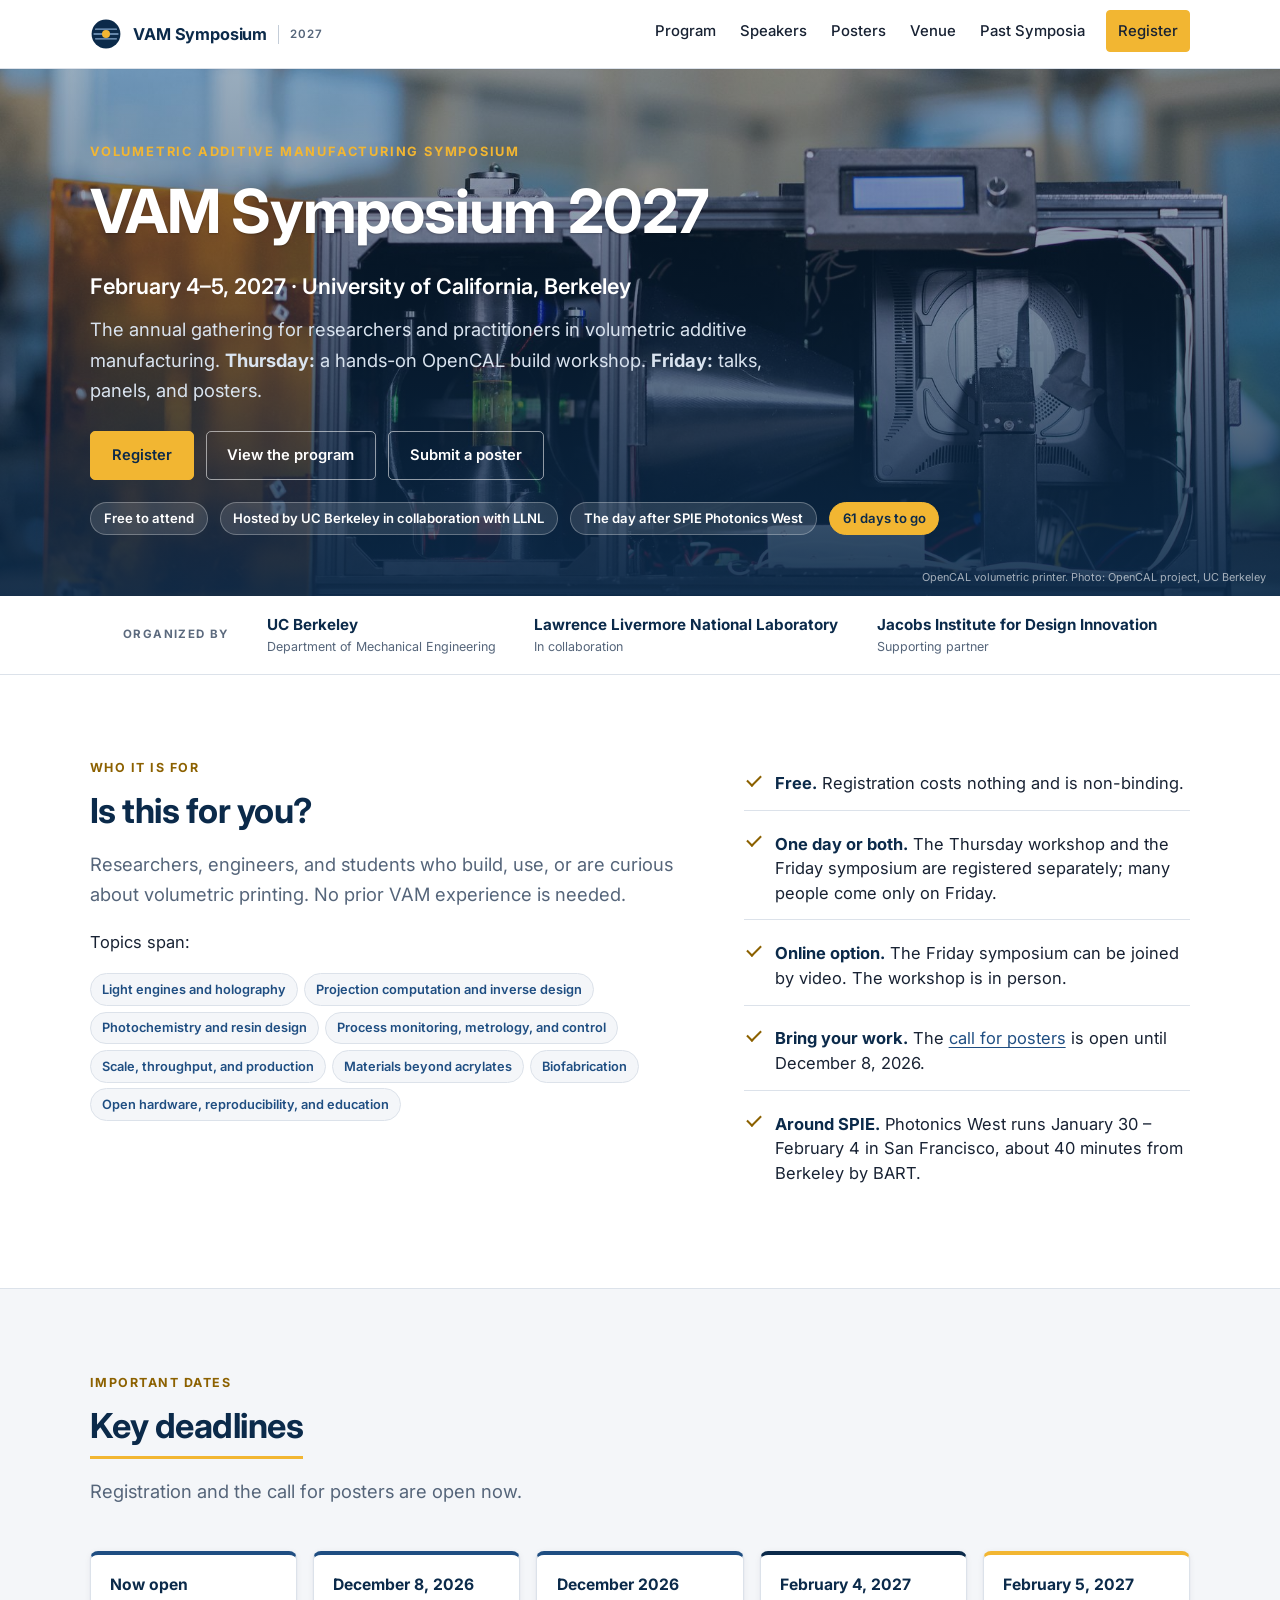
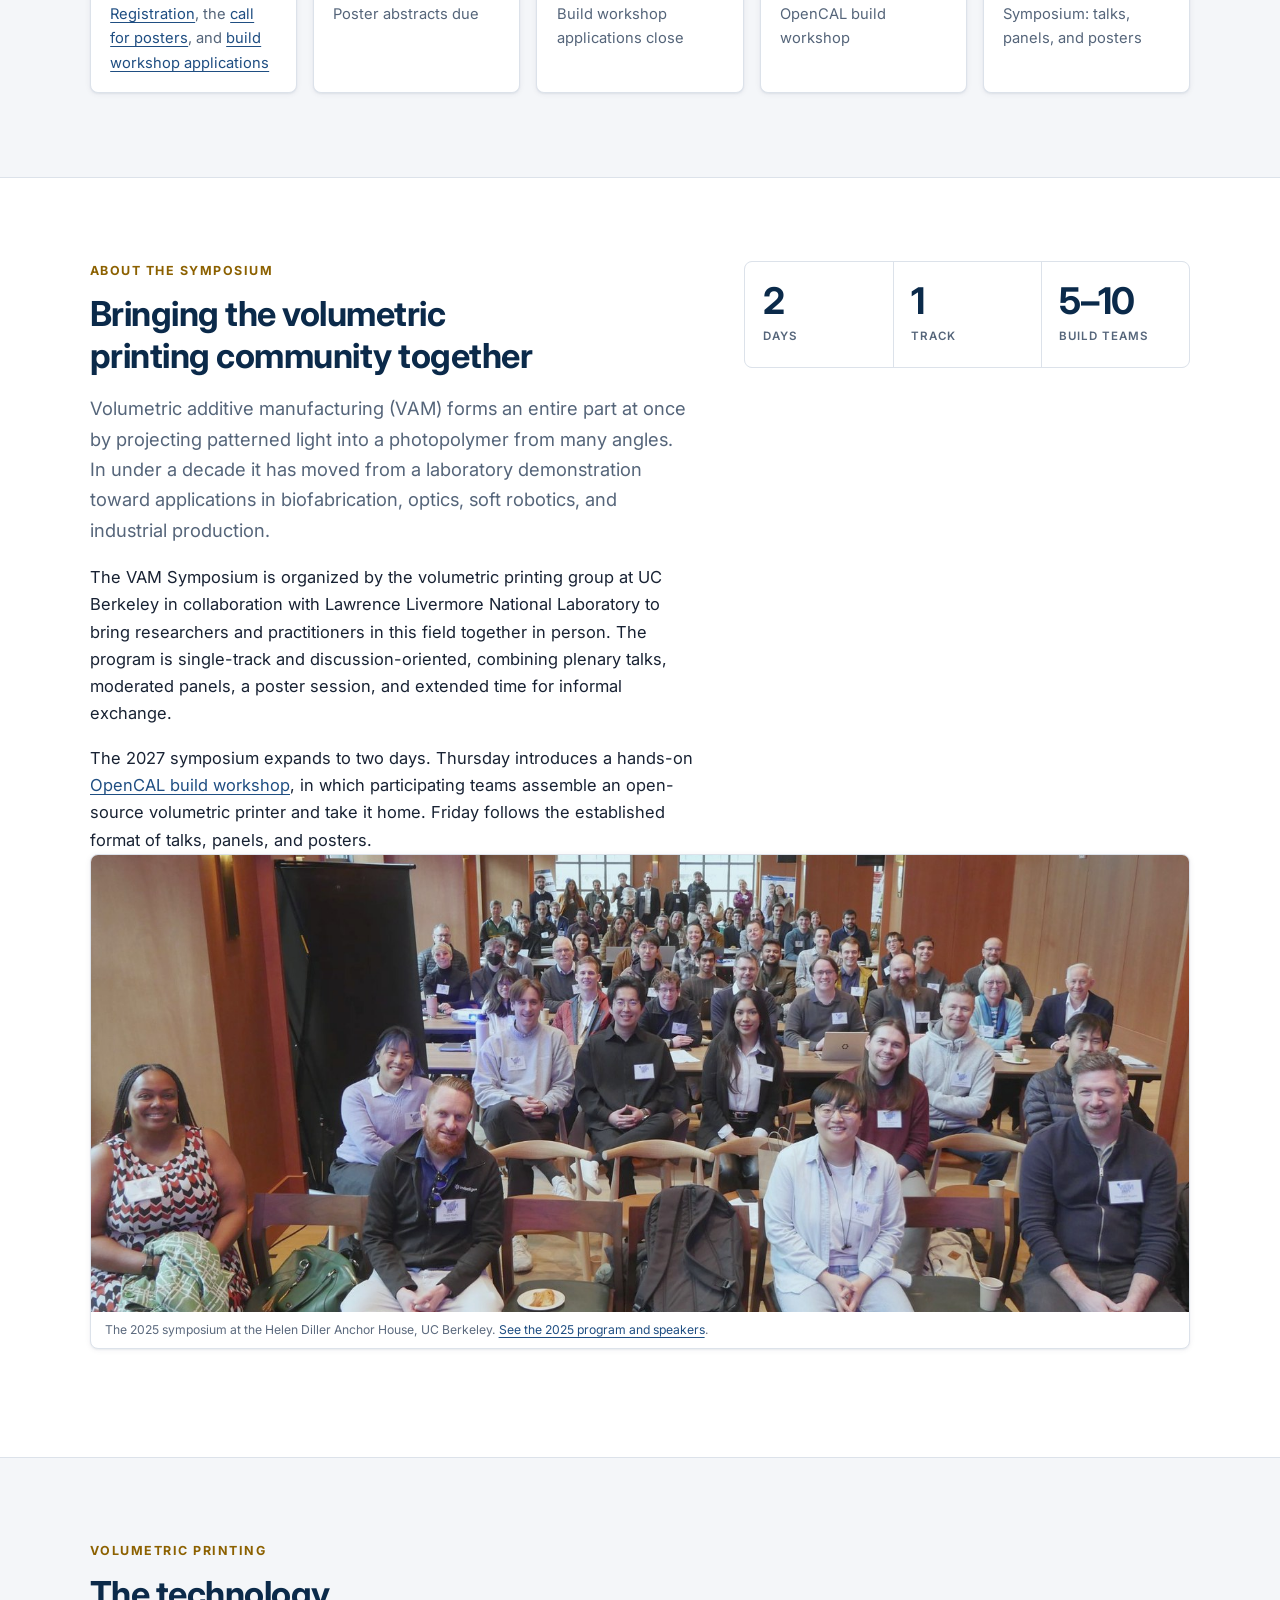
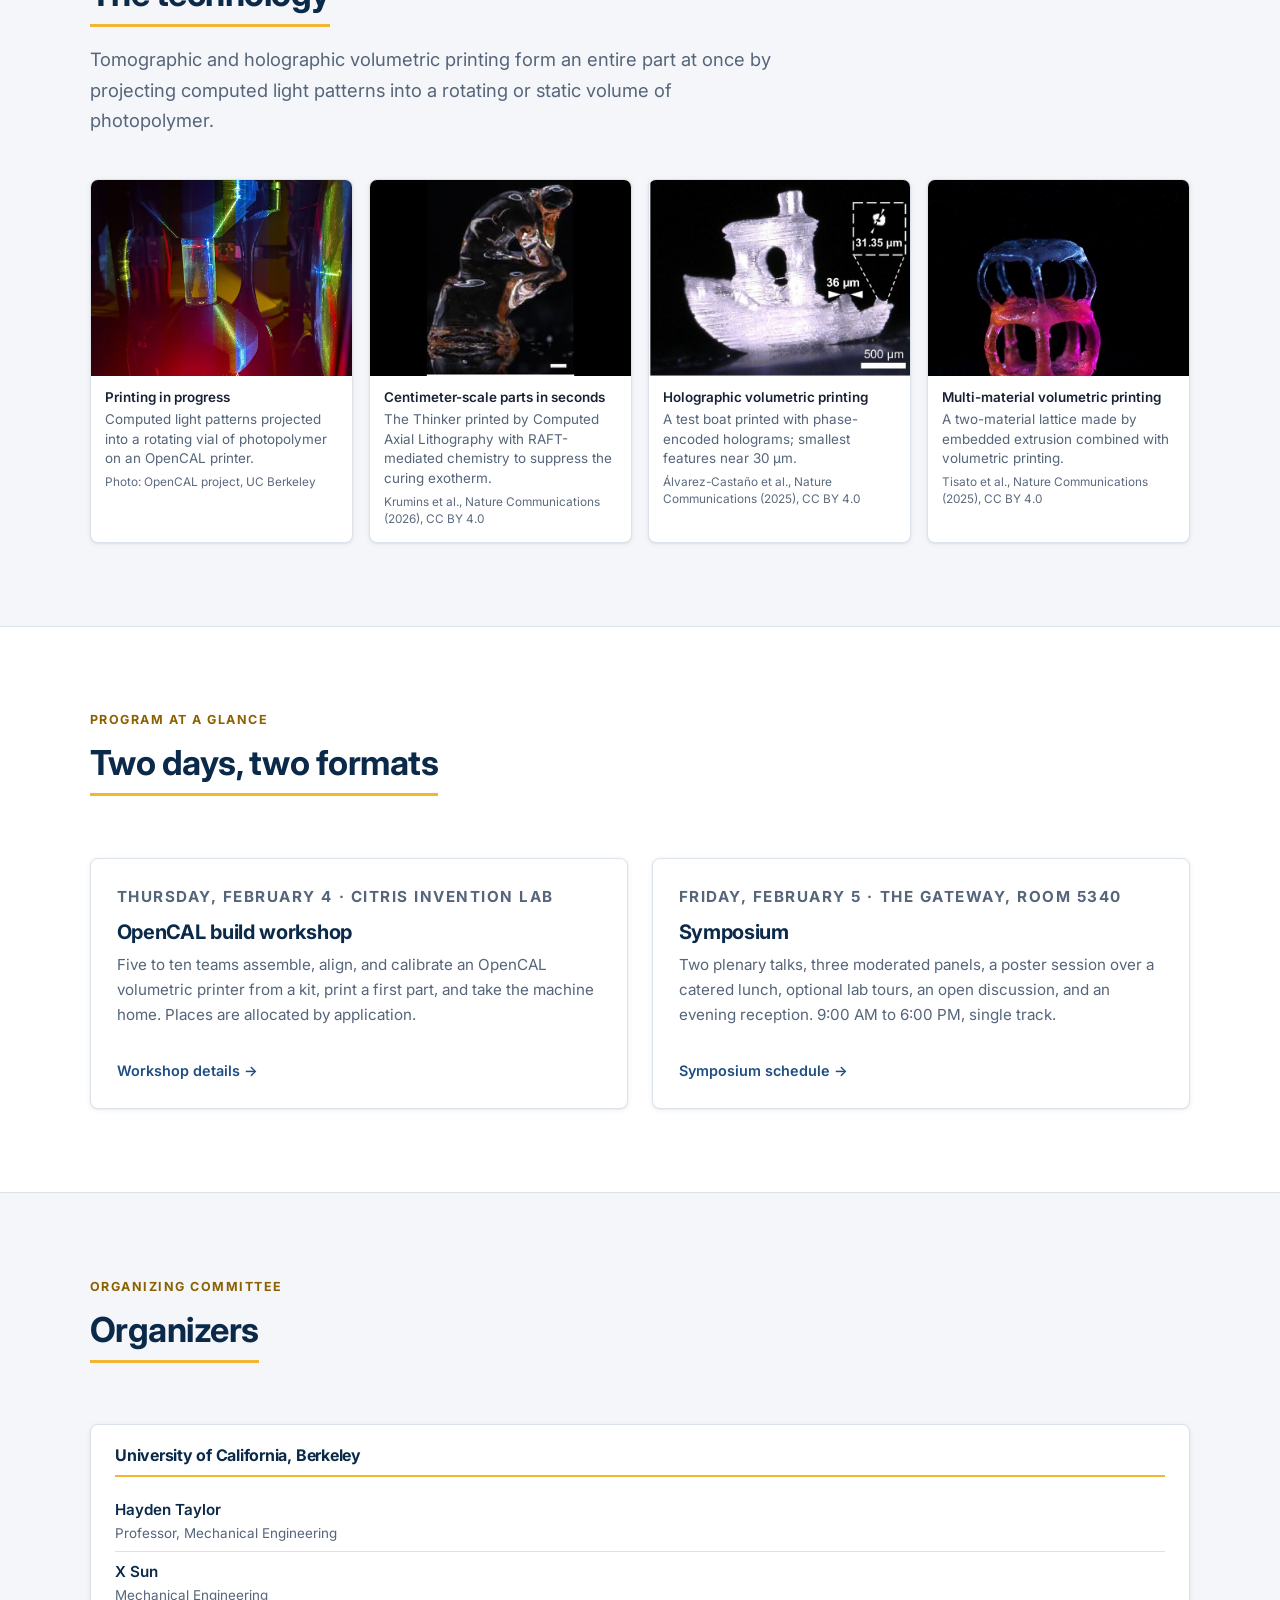
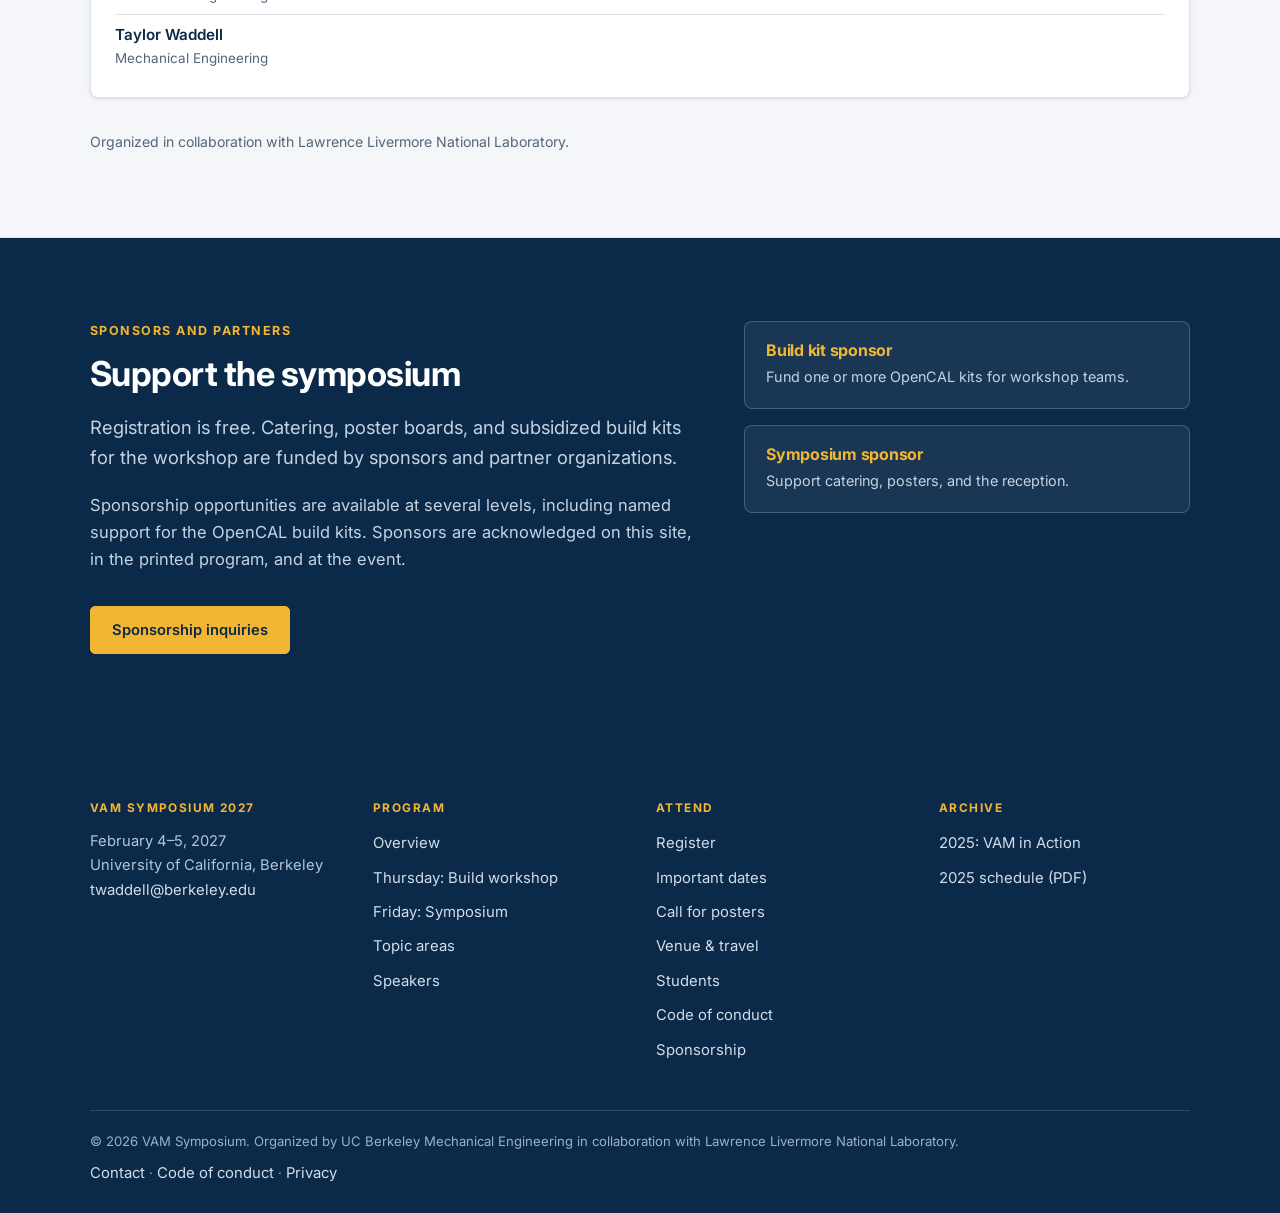
<file: index.html>
<!DOCTYPE html>
<html lang="en">
<head>
<meta charset="utf-8">
<meta name="viewport" content="width=device-width, initial-scale=1">
<title>VAM Symposium 2027 | UC Berkeley</title>
<meta name="description" content="The Volumetric Additive Manufacturing Symposium returns to UC Berkeley on February 4-5, 2027, with a hands-on OpenCAL build workshop followed by a day of talks, panels, and posters.">
<meta property="og:title" content="VAM Symposium 2027 | UC Berkeley">
<meta property="og:description" content="The Volumetric Additive Manufacturing Symposium returns to UC Berkeley on February 4-5, 2027, with a hands-on OpenCAL build workshop followed by a day of talks, panels, and posters.">
<meta property="og:type" content="website">
<meta property="og:site_name" content="VAM Symposium 2027">
<meta property="og:url" content="https://vamsymposium.github.io/">
<meta property="og:image" content="https://vamsymposium.github.io/assets/img/og-card.jpg">
<meta property="og:image:width" content="1200">
<meta property="og:image:height" content="630">
<meta property="og:image:alt" content="VAM Symposium 2027, February 4 and 5, UC Berkeley">
<meta name="twitter:card" content="summary_large_image">
<meta name="twitter:title" content="VAM Symposium 2027 | UC Berkeley">
<meta name="twitter:description" content="The Volumetric Additive Manufacturing Symposium returns to UC Berkeley on February 4-5, 2027, with a hands-on OpenCAL build workshop followed by a day of talks, panels, and posters.">
<meta name="twitter:image" content="https://vamsymposium.github.io/assets/img/og-card.jpg">
<link rel="canonical" href="https://vamsymposium.github.io/">
<link rel="preconnect" href="https://fonts.googleapis.com">
<link rel="preconnect" href="https://fonts.gstatic.com" crossorigin>
<link href="https://fonts.googleapis.com/css2?family=Inter:wght@400;500;600;700&family=IBM+Plex+Mono:wght@500;600&display=swap" rel="stylesheet">
<link rel="stylesheet" href="assets/css/site.css">
<link rel="icon" href="assets/img/favicon.svg" type="image/svg+xml">
</head>
<body>
<a class="skip-link" href="#main">Skip to content</a>

<header class="site-header">
  <div class="wrap nav">
    <a class="brand" href="index.html">
      <svg class="brand__mark" viewBox="0 0 40 40" fill="none" aria-hidden="true">
        <circle cx="20" cy="20" r="18" fill="#0B2A4A"/>
        <path d="M7 14h26M5 20h30M7 26h26" stroke="#8FB3D9" stroke-width="1.6" stroke-linecap="round" opacity=".9"/>
        <circle cx="20" cy="20" r="5" fill="#F2B632"/>
      </svg>
      <span>VAM Symposium</span>
      <span class="brand__sub">2027</span>
    </a>
    <button class="nav__toggle" type="button" aria-controls="nav-links" aria-expanded="false">Menu</button>
    <ul class="nav__links" id="nav-links">
      <li><a href="program.html">Program</a></li>
      <li><a href="speakers.html">Speakers</a></li>
      <li><a href="posters.html">Posters</a></li>
      <li><a href="venue.html">Venue</a></li>
      <li><a href="archive.html">Past Symposia</a></li>
      <li><a class="btn btn--primary btn--sm" href="register.html">Register</a></li>
    </ul>
  </div>
</header>

<main id="main">

<section class="hero">
  <img class="hero__bg" src="assets/img/photos/hero-opencal.jpg" alt="" width="1800" height="1200" fetchpriority="high">
  <div class="hero__overlay" aria-hidden="true"></div>
  <div class="wrap hero__inner">
    <p class="hero__kicker">Volumetric Additive Manufacturing Symposium</p>
    <h1 class="hero__title">VAM Symposium 2027</h1>
    <p class="hero__sub">February 4&ndash;5, 2027 &middot; University of California, Berkeley</p>
    <p class="hero__lede">The annual gathering for researchers and practitioners in volumetric additive manufacturing. <b>Thursday:</b> a hands-on OpenCAL build workshop. <b>Friday:</b> talks, panels, and posters.</p>
    <div class="btn-row">
      <a class="btn btn--primary" href="register.html">Register</a>
      <a class="btn btn--ghost" href="program.html">View the program</a>
      <a class="btn btn--ghost" href="posters.html">Submit a poster</a>
    </div>
    <ul class="hero__meta">
      <li>Free to attend</li>
      <li class="hide-sm">Hosted by UC Berkeley in collaboration with LLNL</li>
      <li>The day after SPIE Photonics West</li>
      <li class="is-live" id="countdown" data-target="2027-02-04T09:00:00-08:00"></li>
    </ul>
  </div>
  <p class="hero__credit">OpenCAL volumetric printer. Photo: OpenCAL project, UC Berkeley</p>
</section>

<div class="partners">
  <div class="wrap partners__inner">
    <p class="partners__label">Organized by</p>
    <p class="partners__name">UC Berkeley <small>Department of Mechanical Engineering</small></p>
    <p class="partners__name">Lawrence Livermore National Laboratory <small>In collaboration</small></p>
    <p class="partners__name">Jacobs Institute for Design Innovation <small>Supporting partner</small></p>
  </div>
</div>

<section class="section" id="fit">
  <div class="wrap">
    <div class="split">
      <div>
        <p class="eyebrow">Who it is for</p>
        <h2>Is this for you?</h2>
        <p class="lede">Researchers, engineers, and students who build, use, or are curious about volumetric printing. No prior VAM experience is needed.</p>
        <p>Topics span:</p>
        <div class="tag-list">
          <a class="tag tag--link" href="program.html#topics">Light engines and holography</a>
          <a class="tag tag--link" href="program.html#topics">Projection computation and inverse design</a>
          <a class="tag tag--link" href="program.html#topics">Photochemistry and resin design</a>
          <a class="tag tag--link" href="program.html#topics">Process monitoring, metrology, and control</a>
          <a class="tag tag--link" href="program.html#topics">Scale, throughput, and production</a>
          <a class="tag tag--link" href="program.html#topics">Materials beyond acrylates</a>
          <a class="tag tag--link" href="program.html#topics">Biofabrication</a>
          <a class="tag tag--link" href="program.html#topics">Open hardware, reproducibility, and education</a>
        </div>
      </div>
      <ul class="fit">
        <li><b>Free.</b> Registration costs nothing and is non-binding.</li>
        <li><b>One day or both.</b> The Thursday workshop and the Friday symposium are registered separately; many people come only on Friday.</li>
        <li><b>Online option.</b> The Friday symposium can be joined by video. The workshop is in person.</li>
        <li><b>Bring your work.</b> The <a href="posters.html">call for posters</a> is open until December 8, 2026.</li>
        <li><b>Around SPIE.</b> Photonics West runs January 30 &ndash; February 4 in San Francisco, about 40 minutes from Berkeley by BART.</li>
      </ul>
    </div>
  </div>
</section>

<section class="section section--alt" id="dates">
  <div class="wrap">
    <div class="section-head">
      <p class="eyebrow">Important dates</p>
      <h2>Key deadlines</h2>
      <p class="lede">Registration and the call for posters are open now.</p>
    </div>
    <div class="dates">
      <div class="date date--cyan"><p class="date__when">Now open</p><p class="date__what"><a href="register.html">Registration</a>, the <a href="posters.html">call for posters</a>, and <a href="program.html#apply">build workshop applications</a></p></div>
      <div class="date date--dusty"><p class="date__when">December 8, 2026</p><p class="date__what">Poster abstracts due</p></div>
      <div class="date date--plum"><p class="date__when">December 2026</p><p class="date__what">Build workshop applications close</p></div>
      <div class="date"><p class="date__when">February 4, 2027</p><p class="date__what">OpenCAL build workshop</p></div>
      <div class="date date--coral"><p class="date__when">February 5, 2027</p><p class="date__what">Symposium: talks, panels, and posters</p></div>
    </div>
  </div>
</section>

<section class="section" id="about">
  <div class="wrap">
    <div class="split">
      <div>
        <p class="eyebrow">About the symposium</p>
        <h2>Bringing the volumetric printing community together</h2>
        <p class="lede">Volumetric additive manufacturing (VAM) forms an entire part at once by projecting patterned light into a photopolymer from many angles. In under a decade it has moved from a laboratory demonstration toward applications in biofabrication, optics, soft robotics, and industrial production.</p>
        <p>The VAM Symposium is organized by the volumetric printing group at UC Berkeley in collaboration with Lawrence Livermore National Laboratory to bring researchers and practitioners in this field together in person. The program is single-track and discussion-oriented, combining plenary talks, moderated panels, a poster session, and extended time for informal exchange.</p>
        <p>The 2027 symposium expands to two days. Thursday introduces a hands-on <a href="program.html#day1">OpenCAL build workshop</a>, in which participating teams assemble an open-source volumetric printer and take it home. Friday follows the established format of talks, panels, and posters.</p>
      </div>
      <div class="aside">
        <div class="stats">
          <div class="stat"><div class="stat__num">2</div><div class="stat__label">Days</div></div>
          <div class="stat"><div class="stat__num">1</div><div class="stat__label">Track</div></div>
          <div class="stat"><div class="stat__num">5&ndash;10</div><div class="stat__label">Build teams</div></div>
        </div>
      </div>
    </div>
    <figure class="photo-wide mt-2">
      <img src="assets/img/photos/2025-group.jpg" alt="Attendees of the 2025 VAM Symposium seated in the Sequoia Room, smiling toward the camera" width="1600" height="1200" loading="lazy">
      <figcaption>The 2025 symposium at the Helen Diller Anchor House, UC Berkeley. <a href="archive.html#y2025">See the 2025 program and speakers</a>.</figcaption>
    </figure>
  </div>
</section>

<section class="section section--alt" id="gallery">
  <div class="wrap">
    <div class="section-head">
      <p class="eyebrow">Volumetric printing</p>
      <h2>The technology</h2>
      <p class="lede">Tomographic and holographic volumetric printing form an entire part at once by projecting computed light patterns into a rotating or static volume of photopolymer.</p>
    </div>
    <div class="gallery">
      <figure>
        <img src="assets/img/photos/workshop-vial.jpg" alt="A resin vial illuminated by projected light patterns inside an OpenCAL printer" width="1000" height="750" loading="lazy">
        <figcaption><b>Printing in progress</b>Computed light patterns projected into a rotating vial of photopolymer on an OpenCAL printer.<small>Photo: OpenCAL project, UC Berkeley</small></figcaption>
      </figure>
      <figure>
        <img src="assets/img/photos/gallery-raft-thinker.jpg" alt="A transparent printed figure of The Thinker on a dark background" width="900" height="675" loading="lazy">
        <figcaption><b>Centimeter-scale parts in seconds</b>The Thinker printed by Computed Axial Lithography with RAFT-mediated chemistry to suppress the curing exotherm.<small>Krumins et al., Nature Communications (2026), CC BY 4.0</small></figcaption>
      </figure>
      <figure>
        <img src="assets/img/photos/gallery-holovam-benchy.jpg" alt="A millimeter-scale printed boat with a 500 micrometer scale bar" width="900" height="675" loading="lazy">
        <figcaption><b>Holographic volumetric printing</b>A test boat printed with phase-encoded holograms; smallest features near 30 &micro;m.<small>&Aacute;lvarez-Casta&ntilde;o et al., Nature Communications (2025), CC BY 4.0</small></figcaption>
      </figure>
      <figure>
        <img src="assets/img/photos/gallery-emvp-lattice.jpg" alt="A small two-material lattice structure printed in pink and blue resin" width="900" height="675" loading="lazy">
        <figcaption><b>Multi-material volumetric printing</b>A two-material lattice made by embedded extrusion combined with volumetric printing.<small>Tisato et al., Nature Communications (2025), CC BY 4.0</small></figcaption>
      </figure>
    </div>
  </div>
</section>


<section class="section" id="glance">
  <div class="wrap">
    <div class="section-head reveal">
      <p class="eyebrow">Program at a glance</p>
      <h2>Two days, two formats</h2>
    </div>
    <div class="grid grid--2">
      <a class="card card--link reveal" href="program.html#day1">
        <p class="card__num">Thursday, February 4 &middot; CITRIS Invention Lab</p>
        <h3>OpenCAL build workshop</h3>
        <p>Five to ten teams assemble, align, and calibrate an OpenCAL volumetric printer from a kit, print a first part, and take the machine home. Places are allocated by application.</p>
        <span class="card__more">Workshop details &rarr;</span>
      </a>
      <a class="card card--link reveal" href="program.html#day2">
        <p class="card__num">Friday, February 5 &middot; The Gateway, Room 5340</p>
        <h3>Symposium</h3>
        <p>Two plenary talks, three moderated panels, a poster session over a catered lunch, optional lab tours, an open discussion, and an evening reception. 9:00 AM to 6:00 PM, single track.</p>
        <span class="card__more">Symposium schedule &rarr;</span>
      </a>
    </div>
  </div>
</section>



<section class="section section--alt" id="committee">
  <div class="wrap">
    <div class="section-head reveal">
      <p class="eyebrow">Organizing committee</p>
      <h2>Organizers</h2>
    </div>
    <div class="committee">
      <div class="committee__group reveal">
        <h3>University of California, Berkeley</h3>
        <ul>
          <li><b>Hayden Taylor</b><span>Professor, Mechanical Engineering</span></li>
          <li><b>X Sun</b><span>Mechanical Engineering</span></li>
          <li><b>Taylor Waddell</b><span>Mechanical Engineering</span></li>
        </ul>
      </div>
    </div>
    <p class="small mt-2 reveal">Organized in collaboration with Lawrence Livermore National Laboratory.</p>
  </div>
</section>

<section class="section section--deep" id="sponsors">
  <div class="wrap">
    <div class="split">
      <div>
        <p class="eyebrow">Sponsors and partners</p>
        <h2>Support the symposium</h2>
        <p class="lede">Registration is free. Catering, poster boards, and subsidized build kits for the workshop are funded by sponsors and partner organizations.</p>
        <p>Sponsorship opportunities are available at several levels, including named support for the OpenCAL build kits. Sponsors are acknowledged on this site, in the printed program, and at the event.</p>
        <div class="btn-row mt-2">
          <a class="btn btn--primary" href="#sponsors">Sponsorship inquiries</a>
        </div>
      </div>
      <div class="sponsor-tiers">
        <div class="tier"><h3>Build kit sponsor</h3><p>Fund one or more OpenCAL kits for workshop teams.</p></div>
        <div class="tier"><h3>Symposium sponsor</h3><p>Support catering, posters, and the reception.</p></div>
      </div>
    </div>
  </div>
</section>


</main>

<footer class="site-footer">
  <div class="wrap">
    <div class="footer-grid">
      <div>
        <h2 class="footer-h">VAM Symposium 2027</h2>
        <p>February 4&ndash;5, 2027<br>University of California, Berkeley<br><a href="mailto:twaddell@berkeley.edu">twaddell@berkeley.edu</a></p>
      </div>
      <div>
        <h2 class="footer-h">Program</h2>
        <ul>
          <li><a href="program.html#glance">Overview</a></li>
          <li><a href="program.html#day1">Thursday: Build workshop</a></li>
          <li><a href="program.html#day2">Friday: Symposium</a></li>
          <li><a href="program.html#topics">Topic areas</a></li>
          <li><a href="speakers.html">Speakers</a></li>
        </ul>
      </div>
      <div>
        <h2 class="footer-h">Attend</h2>
        <ul>
          <li><a href="register.html">Register</a></li>
          <li><a href="index.html#dates">Important dates</a></li>
          <li><a href="posters.html">Call for posters</a></li>
          <li><a href="venue.html">Venue &amp; travel</a></li>
          <li><a href="register.html#students">Students</a></li>
          <li><a href="register.html#conduct">Code of conduct</a></li>
          <li><a href="index.html#sponsors">Sponsorship</a></li>
        </ul>
      </div>
      <div>
        <h2 class="footer-h">Archive</h2>
        <ul>
          <li><a href="archive.html">2025: VAM in Action</a></li>
          <li><a href="assets/docs/vam-symposium-2025-schedule.pdf">2025 schedule (PDF)</a></li>
        </ul>
      </div>
    </div>
    <div class="footer-bottom">
      <span>&copy; 2026 VAM Symposium. Organized by UC Berkeley Mechanical Engineering in collaboration with Lawrence Livermore National Laboratory.</span>
      <span><a href="mailto:twaddell@berkeley.edu">Contact</a> &middot; <a href="register.html#conduct">Code of conduct</a> &middot; <a href="https://security.berkeley.edu/policy/privacy-statement-uc-berkeley-websites" rel="noopener">Privacy</a></span>
    </div>
  </div>
</footer>

<script src="assets/js/site.js" defer></script>
<script data-goatcounter="https://vamsymposium.goatcounter.com/count" async src="https://gc.zgo.at/count.js"></script>
</body>
</html>
</file>
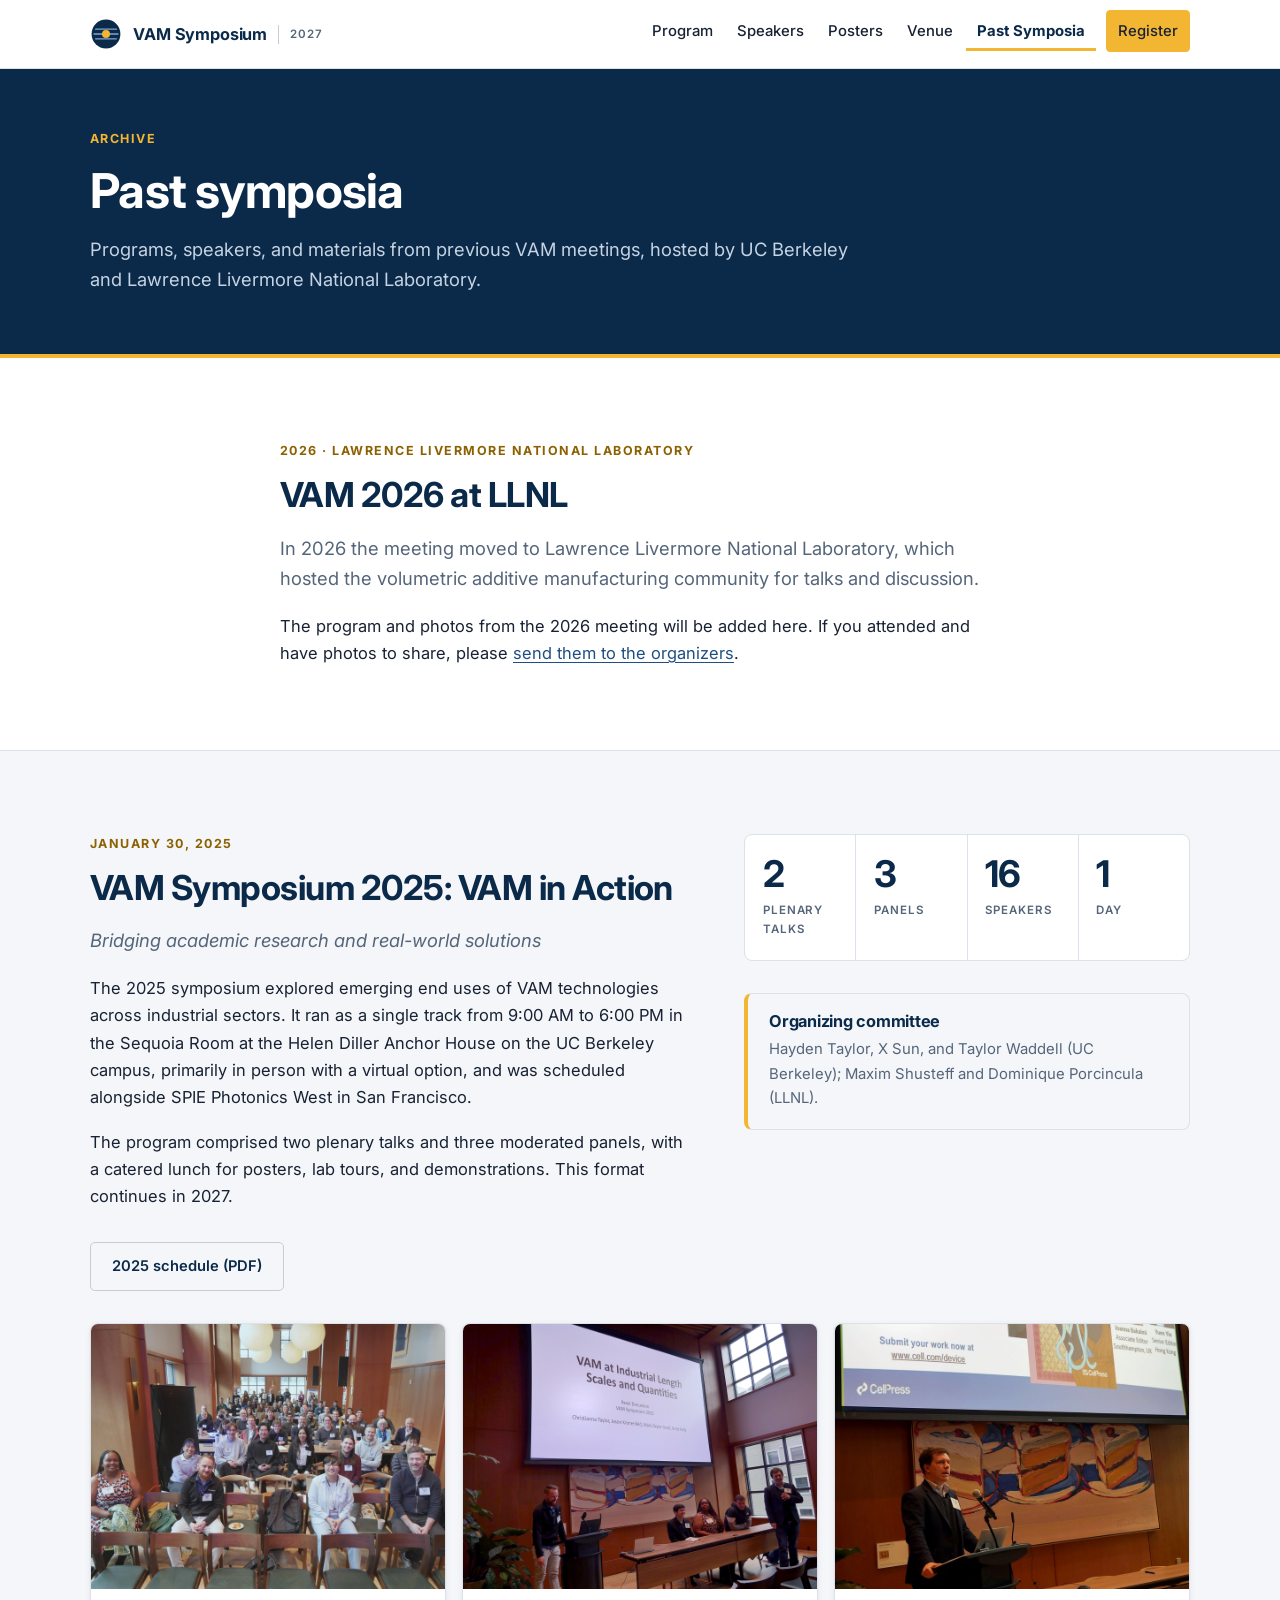
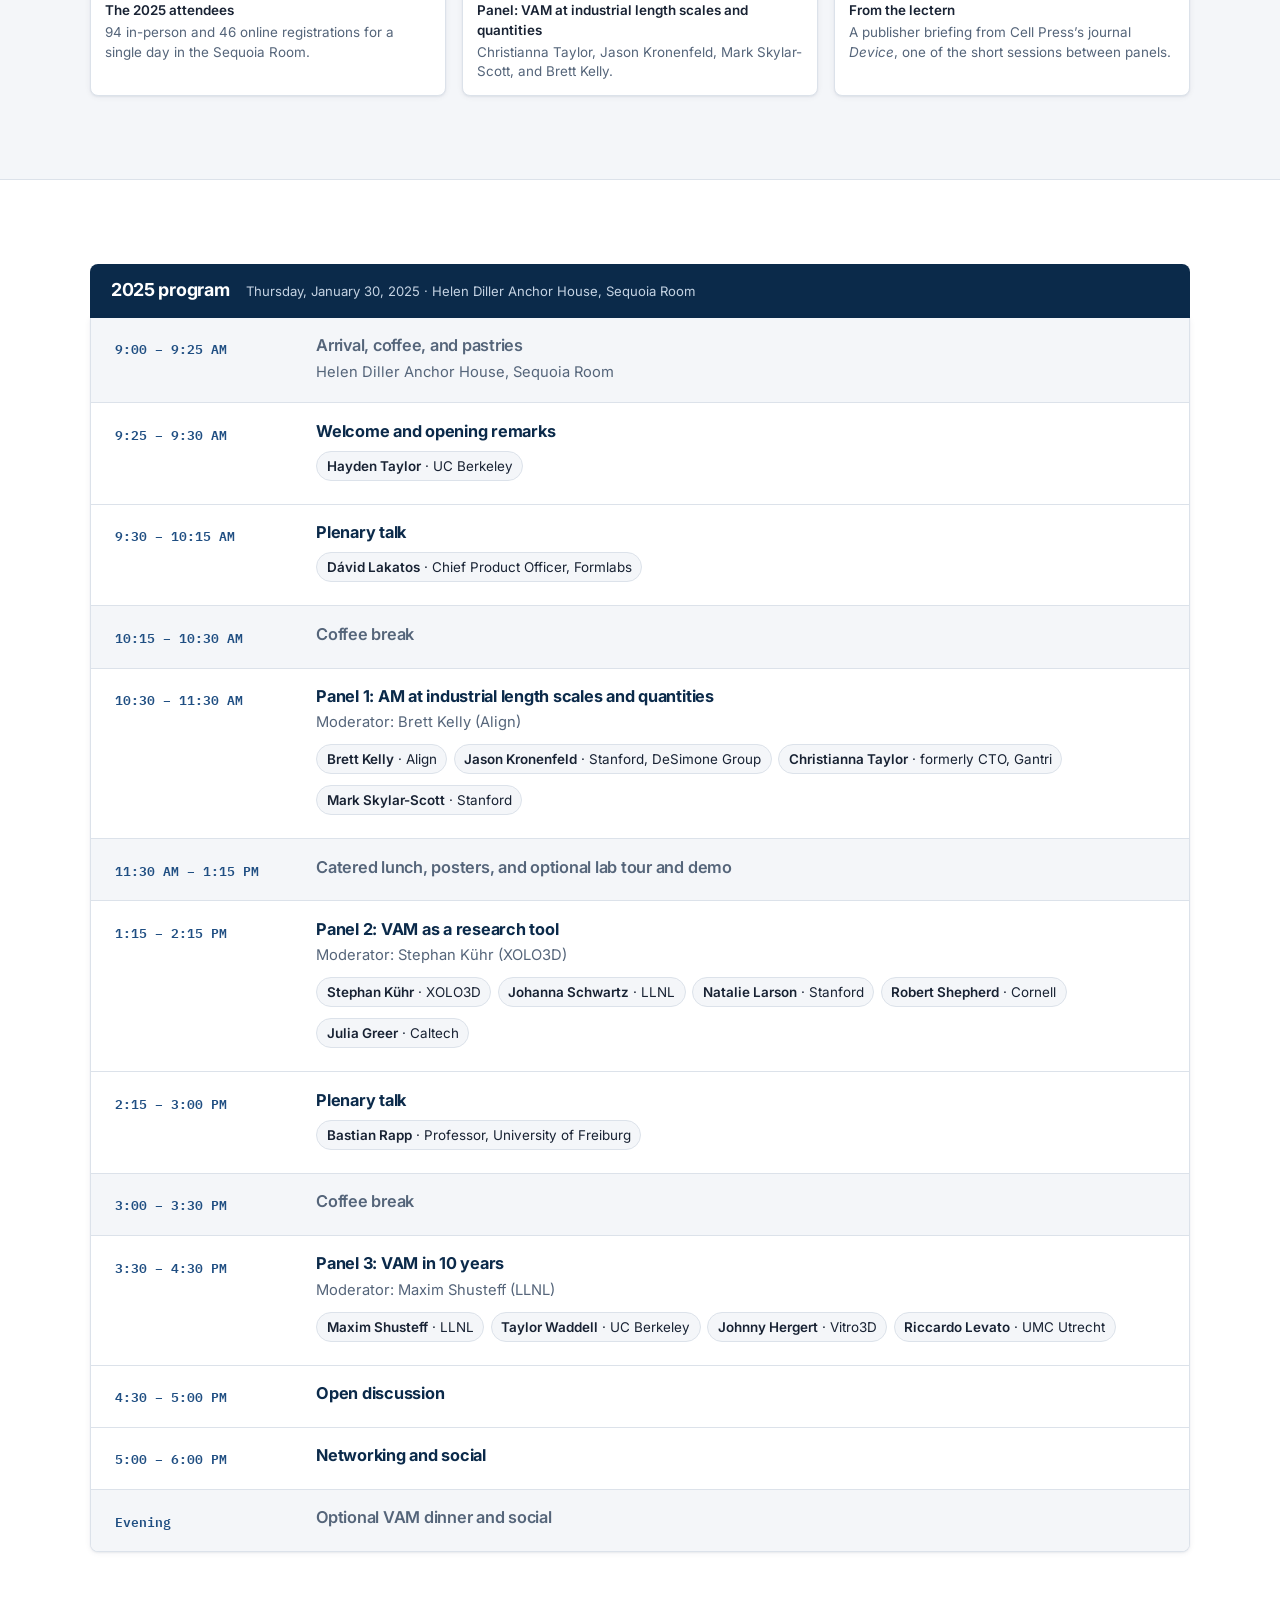
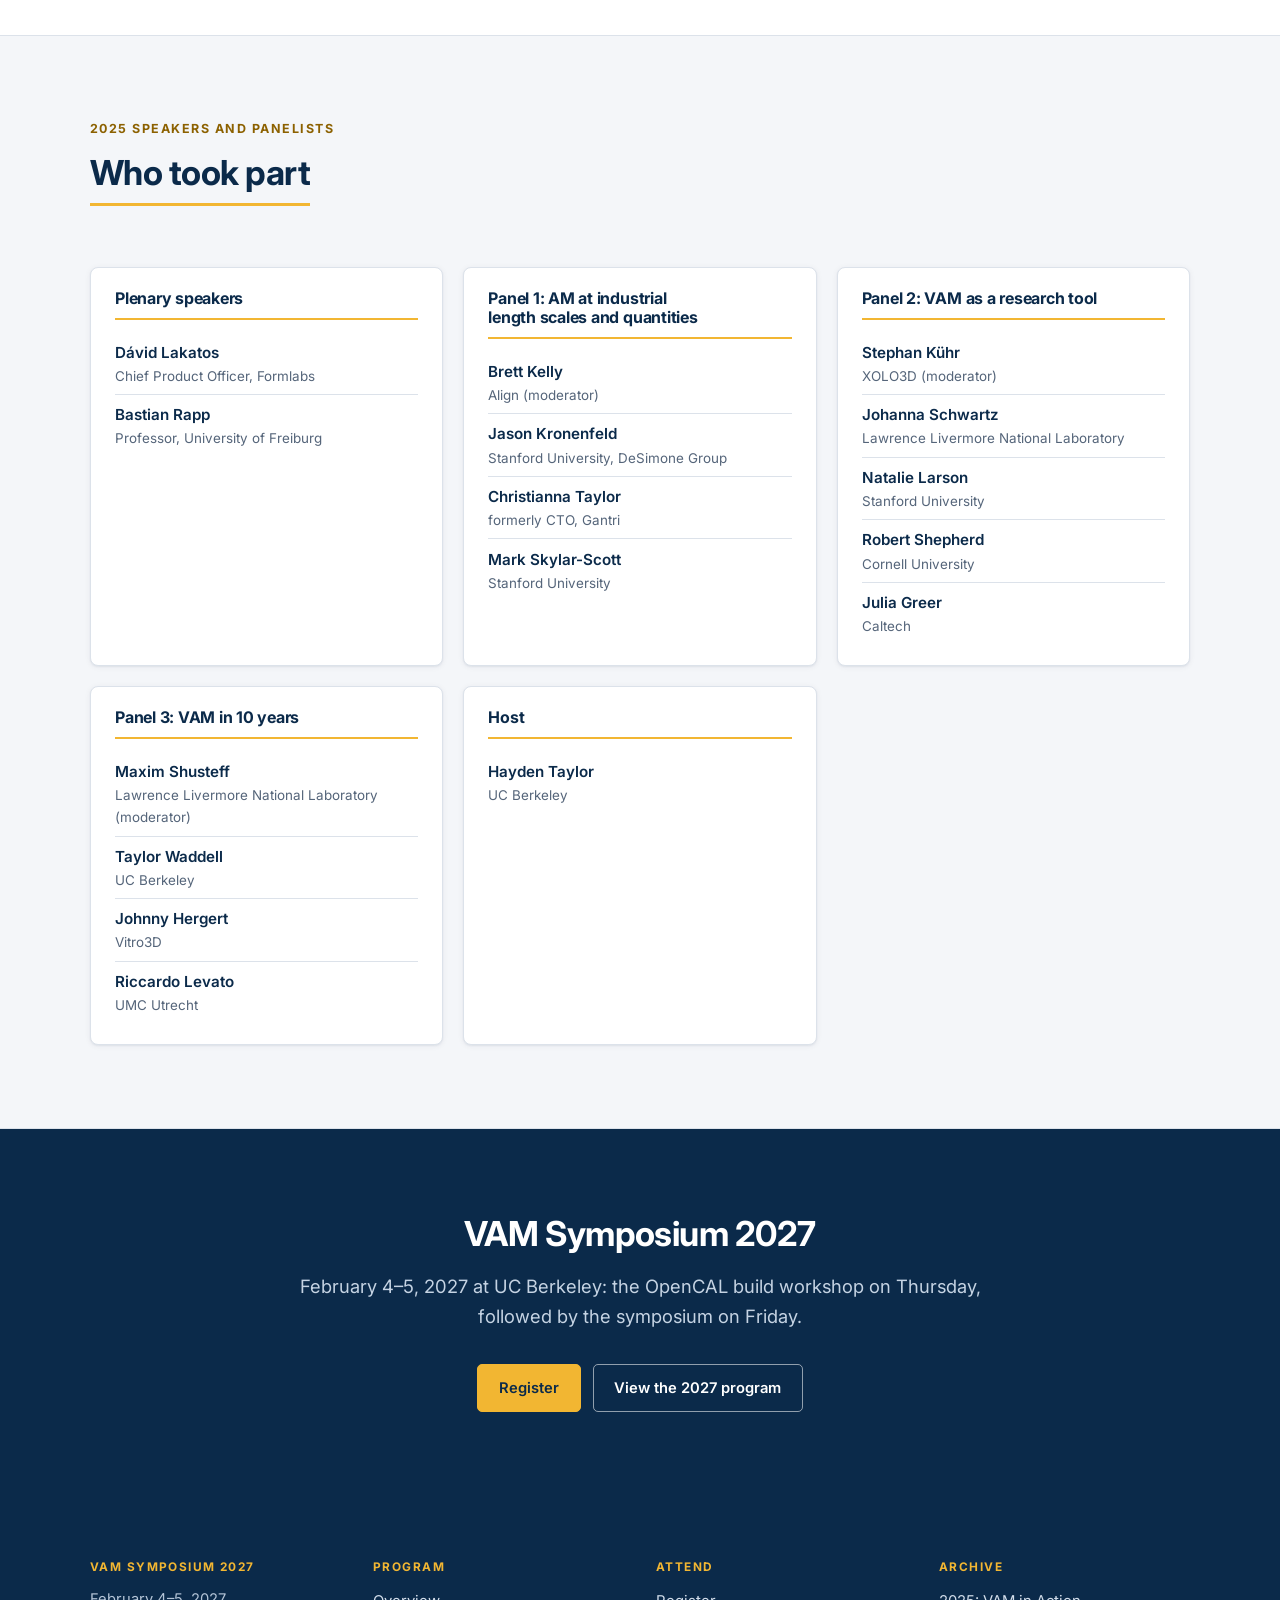
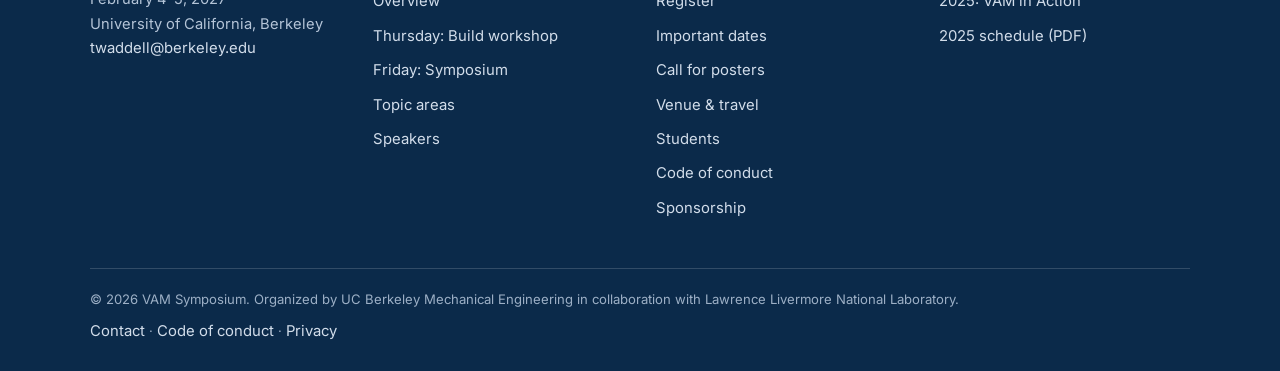
<file: archive.html>
<!DOCTYPE html>
<html lang="en">
<head>
<meta charset="utf-8">
<meta name="viewport" content="width=device-width, initial-scale=1">
<title>Past Symposia | VAM Symposium</title>
<meta name="description" content="Archive of the VAM Symposium at UC Berkeley, including the full 2025 program and speaker lineup: VAM in Action - bridging academic research and real-world solutions.">
<meta property="og:title" content="Past Symposia | VAM Symposium">
<meta property="og:description" content="Archive of the VAM Symposium at UC Berkeley, including the full 2025 program and speaker lineup: VAM in Action - bridging academic research and real-world solutions.">
<meta property="og:type" content="website">
<meta property="og:site_name" content="VAM Symposium 2027">
<meta property="og:url" content="https://vamsymposium.github.io/archive.html">
<meta property="og:image" content="https://vamsymposium.github.io/assets/img/og-card.jpg">
<meta property="og:image:width" content="1200">
<meta property="og:image:height" content="630">
<meta property="og:image:alt" content="VAM Symposium 2027, February 4 and 5, UC Berkeley">
<meta name="twitter:card" content="summary_large_image">
<meta name="twitter:title" content="Past Symposia | VAM Symposium">
<meta name="twitter:description" content="Archive of the VAM Symposium at UC Berkeley, including the full 2025 program and speaker lineup: VAM in Action - bridging academic research and real-world solutions.">
<meta name="twitter:image" content="https://vamsymposium.github.io/assets/img/og-card.jpg">
<link rel="canonical" href="https://vamsymposium.github.io/archive.html">
<link rel="preconnect" href="https://fonts.googleapis.com">
<link rel="preconnect" href="https://fonts.gstatic.com" crossorigin>
<link href="https://fonts.googleapis.com/css2?family=Inter:wght@400;500;600;700&family=IBM+Plex+Mono:wght@500;600&display=swap" rel="stylesheet">
<link rel="stylesheet" href="assets/css/site.css">
<link rel="icon" href="assets/img/favicon.svg" type="image/svg+xml">
</head>
<body>
<a class="skip-link" href="#main">Skip to content</a>

<header class="site-header">
  <div class="wrap nav">
    <a class="brand" href="index.html">
      <svg class="brand__mark" viewBox="0 0 40 40" fill="none" aria-hidden="true">
        <circle cx="20" cy="20" r="18" fill="#0B2A4A"/>
        <path d="M7 14h26M5 20h30M7 26h26" stroke="#8FB3D9" stroke-width="1.6" stroke-linecap="round" opacity=".9"/>
        <circle cx="20" cy="20" r="5" fill="#F2B632"/>
      </svg>
      <span>VAM Symposium</span>
      <span class="brand__sub">2027</span>
    </a>
    <button class="nav__toggle" type="button" aria-controls="nav-links" aria-expanded="false">Menu</button>
    <ul class="nav__links" id="nav-links">
      <li><a href="program.html">Program</a></li>
      <li><a href="speakers.html">Speakers</a></li>
      <li><a href="posters.html">Posters</a></li>
      <li><a href="venue.html">Venue</a></li>
      <li><a href="archive.html" aria-current="page">Past Symposia</a></li>
      <li><a class="btn btn--primary btn--sm" href="register.html">Register</a></li>
    </ul>
  </div>
</header>

<main id="main">

<section class="pagehead">
  <div class="wrap">
    <p class="eyebrow">Archive</p>
    <h1>Past symposia</h1>
    <p class="lede">Programs, speakers, and materials from previous VAM meetings, hosted by UC Berkeley and Lawrence Livermore National Laboratory.</p>
  </div>
</section>

<section class="section" id="y2026">
  <div class="wrap wrap--narrow">
    <p class="eyebrow">2026 &middot; Lawrence Livermore National Laboratory</p>
    <h2>VAM 2026 at LLNL</h2>
    <p class="lede">In 2026 the meeting moved to Lawrence Livermore National Laboratory, which hosted the volumetric additive manufacturing community for talks and discussion.</p>
    <p>The program and photos from the 2026 meeting will be added here. If you attended and have photos to share, please <a href="mailto:twaddell@berkeley.edu?subject=VAM%202026%20photos">send them to the organizers</a>.</p>
  </div>
</section>

<section class="section section--alt" id="y2025">
  <div class="wrap">
    <div class="split">
      <div>
        <p class="eyebrow">January 30, 2025</p>
        <h2>VAM Symposium 2025: VAM in Action</h2>
        <p class="lede"><em>Bridging academic research and real-world solutions</em></p>
        <p>The 2025 symposium explored emerging end uses of VAM technologies across industrial sectors. It ran as a single track from 9:00 AM to 6:00 PM in the Sequoia Room at the Helen Diller Anchor House on the UC Berkeley campus, primarily in person with a virtual option, and was scheduled alongside SPIE Photonics West in San Francisco.</p>
        <p>The program comprised two plenary talks and three moderated panels, with a catered lunch for posters, lab tours, and demonstrations. This format continues in 2027.</p>
        <div class="btn-row mt-2">
          <a class="btn btn--ghost" href="assets/docs/vam-symposium-2025-schedule.pdf">2025 schedule (PDF)</a>
        </div>
      </div>
      <div class="aside">
        <div class="stats">
          <div class="stat"><div class="stat__num">2</div><div class="stat__label">Plenary talks</div></div>
          <div class="stat"><div class="stat__num">3</div><div class="stat__label">Panels</div></div>
          <div class="stat"><div class="stat__num">16</div><div class="stat__label">Speakers</div></div>
          <div class="stat"><div class="stat__num">1</div><div class="stat__label">Day</div></div>
        </div>
        <div class="callout mt-2">
          <h3>Organizing committee</h3>
          <p>Hayden Taylor, X Sun, and Taylor Waddell (UC Berkeley); Maxim Shusteff and Dominique Porcincula (LLNL).</p>
        </div>
      </div>
    </div>
    <div class="gallery mt-2">
      <figure>
        <img src="assets/img/photos/2025-group.jpg" alt="Attendees of the 2025 VAM Symposium seated in the Sequoia Room" width="1600" height="1200" loading="lazy">
        <figcaption><b>The 2025 attendees</b>94 in-person and 46 online registrations for a single day in the Sequoia Room.</figcaption>
      </figure>
      <figure>
        <img src="assets/img/photos/2025-panel-industrial.jpg" alt="Four panelists at a table beneath a screen reading VAM at Industrial Length Scales and Quantities" width="1600" height="1200" loading="lazy">
        <figcaption><b>Panel: VAM at industrial length scales and quantities</b>Christianna Taylor, Jason Kronenfeld, Mark Skylar-Scott, and Brett Kelly.</figcaption>
      </figure>
      <figure>
        <img src="assets/img/photos/2025-plenary-device.jpg" alt="A speaker at the lectern in front of a slide about the journal Device" width="1600" height="1200" loading="lazy">
        <figcaption><b>From the lectern</b>A publisher briefing from Cell Press&rsquo;s journal <em>Device</em>, one of the short sessions between panels.</figcaption>
      </figure>
    </div>
  </div>
</section>

<section class="section" id="program-2025">
  <div class="wrap">
    <div class="daybar">
      <h3>2025 program</h3>
      <span>Thursday, January 30, 2025 &middot; Helen Diller Anchor House, Sequoia Room</span>
    </div>
    <div class="sched">

      <div class="sched__row sched__row--break">
        <div class="sched__time">9:00 &ndash; 9:25 AM</div>
        <div>
          <h4 class="sched__title">Arrival, coffee, and pastries</h4>
          <p class="sched__meta">Helen Diller Anchor House, Sequoia Room</p>
        </div>
      </div>

      <div class="sched__row">
        <div class="sched__time">9:25 &ndash; 9:30 AM</div>
        <div>
          <h4 class="sched__title">Welcome and opening remarks</h4>
          <ul class="sched__people">
            <li><b>Hayden Taylor</b> &middot; UC Berkeley</li>
          </ul>
        </div>
      </div>

      <div class="sched__row">
        <div class="sched__time">9:30 &ndash; 10:15 AM</div>
        <div>
          <h4 class="sched__title">Plenary talk</h4>
          <ul class="sched__people">
            <li><b>D&aacute;vid Lakatos</b> &middot; Chief Product Officer, Formlabs</li>
          </ul>
        </div>
      </div>

      <div class="sched__row sched__row--break">
        <div class="sched__time">10:15 &ndash; 10:30 AM</div>
        <div>
          <h4 class="sched__title">Coffee break</h4>
        </div>
      </div>

      <div class="sched__row">
        <div class="sched__time">10:30 &ndash; 11:30 AM</div>
        <div>
          <h4 class="sched__title">Panel 1: AM at industrial length scales and quantities</h4>
          <p class="sched__meta">Moderator: Brett Kelly (Align)</p>
          <ul class="sched__people">
            <li><b>Brett Kelly</b> &middot; Align</li>
            <li><b>Jason Kronenfeld</b> &middot; Stanford, DeSimone Group</li>
            <li><b>Christianna Taylor</b> &middot; formerly CTO, Gantri</li>
            <li><b>Mark Skylar-Scott</b> &middot; Stanford</li>
          </ul>
        </div>
      </div>

      <div class="sched__row sched__row--break">
        <div class="sched__time">11:30 AM &ndash; 1:15 PM</div>
        <div>
          <h4 class="sched__title">Catered lunch, posters, and optional lab tour and demo</h4>
        </div>
      </div>

      <div class="sched__row">
        <div class="sched__time">1:15 &ndash; 2:15 PM</div>
        <div>
          <h4 class="sched__title">Panel 2: VAM as a research tool</h4>
          <p class="sched__meta">Moderator: Stephan K&uuml;hr (XOLO3D)</p>
          <ul class="sched__people">
            <li><b>Stephan K&uuml;hr</b> &middot; XOLO3D</li>
            <li><b>Johanna Schwartz</b> &middot; LLNL</li>
            <li><b>Natalie Larson</b> &middot; Stanford</li>
            <li><b>Robert Shepherd</b> &middot; Cornell</li>
            <li><b>Julia Greer</b> &middot; Caltech</li>
          </ul>
        </div>
      </div>

      <div class="sched__row">
        <div class="sched__time">2:15 &ndash; 3:00 PM</div>
        <div>
          <h4 class="sched__title">Plenary talk</h4>
          <ul class="sched__people">
            <li><b>Bastian Rapp</b> &middot; Professor, University of Freiburg</li>
          </ul>
        </div>
      </div>

      <div class="sched__row sched__row--break">
        <div class="sched__time">3:00 &ndash; 3:30 PM</div>
        <div>
          <h4 class="sched__title">Coffee break</h4>
        </div>
      </div>

      <div class="sched__row">
        <div class="sched__time">3:30 &ndash; 4:30 PM</div>
        <div>
          <h4 class="sched__title">Panel 3: VAM in 10 years</h4>
          <p class="sched__meta">Moderator: Maxim Shusteff (LLNL)</p>
          <ul class="sched__people">
            <li><b>Maxim Shusteff</b> &middot; LLNL</li>
            <li><b>Taylor Waddell</b> &middot; UC Berkeley</li>
            <li><b>Johnny Hergert</b> &middot; Vitro3D</li>
            <li><b>Riccardo Levato</b> &middot; UMC Utrecht</li>
          </ul>
        </div>
      </div>

      <div class="sched__row">
        <div class="sched__time">4:30 &ndash; 5:00 PM</div>
        <div>
          <h4 class="sched__title">Open discussion</h4>
        </div>
      </div>

      <div class="sched__row">
        <div class="sched__time">5:00 &ndash; 6:00 PM</div>
        <div>
          <h4 class="sched__title">Networking and social</h4>
        </div>
      </div>

      <div class="sched__row sched__row--break">
        <div class="sched__time">Evening</div>
        <div>
          <h4 class="sched__title">Optional VAM dinner and social</h4>
        </div>
      </div>

    </div>
  </div>
</section>

<section class="section section--alt" id="speakers-2025">
  <div class="wrap">
    <div class="section-head">
      <p class="eyebrow">2025 speakers and panelists</p>
      <h2>Who took part</h2>
    </div>
    <div class="committee">
      <div class="committee__group">
        <h3>Plenary speakers</h3>
        <ul>
          <li><b>D&aacute;vid Lakatos</b><span>Chief Product Officer, Formlabs</span></li>
          <li><b>Bastian Rapp</b><span>Professor, University of Freiburg</span></li>
        </ul>
      </div>
      <div class="committee__group">
        <h3>Panel 1: AM at industrial length scales and quantities</h3>
        <ul>
          <li><b>Brett Kelly</b><span>Align (moderator)</span></li>
          <li><b>Jason Kronenfeld</b><span>Stanford University, DeSimone Group</span></li>
          <li><b>Christianna Taylor</b><span>formerly CTO, Gantri</span></li>
          <li><b>Mark Skylar-Scott</b><span>Stanford University</span></li>
        </ul>
      </div>
      <div class="committee__group">
        <h3>Panel 2: VAM as a research tool</h3>
        <ul>
          <li><b>Stephan K&uuml;hr</b><span>XOLO3D (moderator)</span></li>
          <li><b>Johanna Schwartz</b><span>Lawrence Livermore National Laboratory</span></li>
          <li><b>Natalie Larson</b><span>Stanford University</span></li>
          <li><b>Robert Shepherd</b><span>Cornell University</span></li>
          <li><b>Julia Greer</b><span>Caltech</span></li>
        </ul>
      </div>
      <div class="committee__group">
        <h3>Panel 3: VAM in 10 years</h3>
        <ul>
          <li><b>Maxim Shusteff</b><span>Lawrence Livermore National Laboratory (moderator)</span></li>
          <li><b>Taylor Waddell</b><span>UC Berkeley</span></li>
          <li><b>Johnny Hergert</b><span>Vitro3D</span></li>
          <li><b>Riccardo Levato</b><span>UMC Utrecht</span></li>
        </ul>
      </div>
      <div class="committee__group">
        <h3>Host</h3>
        <ul>
          <li><b>Hayden Taylor</b><span>UC Berkeley</span></li>
        </ul>
      </div>
    </div>
  </div>
</section>

<section class="section section--deep center">
  <div class="wrap wrap--narrow">
    <h2>VAM Symposium 2027</h2>
    <p class="lede">February 4&ndash;5, 2027 at UC Berkeley: the OpenCAL build workshop on Thursday, followed by the symposium on Friday.</p>
    <div class="btn-row mt-2">
      <a class="btn btn--primary" href="register.html">Register</a>
      <a class="btn btn--ghost" href="program.html">View the 2027 program</a>
    </div>
  </div>
</section>

</main>

<footer class="site-footer">
  <div class="wrap">
    <div class="footer-grid">
      <div>
        <h2 class="footer-h">VAM Symposium 2027</h2>
        <p>February 4&ndash;5, 2027<br>University of California, Berkeley<br><a href="mailto:twaddell@berkeley.edu">twaddell@berkeley.edu</a></p>
      </div>
      <div>
        <h2 class="footer-h">Program</h2>
        <ul>
          <li><a href="program.html#glance">Overview</a></li>
          <li><a href="program.html#day1">Thursday: Build workshop</a></li>
          <li><a href="program.html#day2">Friday: Symposium</a></li>
          <li><a href="program.html#topics">Topic areas</a></li>
          <li><a href="speakers.html">Speakers</a></li>
        </ul>
      </div>
      <div>
        <h2 class="footer-h">Attend</h2>
        <ul>
          <li><a href="register.html">Register</a></li>
          <li><a href="index.html#dates">Important dates</a></li>
          <li><a href="posters.html">Call for posters</a></li>
          <li><a href="venue.html">Venue &amp; travel</a></li>
          <li><a href="register.html#students">Students</a></li>
          <li><a href="register.html#conduct">Code of conduct</a></li>
          <li><a href="index.html#sponsors">Sponsorship</a></li>
        </ul>
      </div>
      <div>
        <h2 class="footer-h">Archive</h2>
        <ul>
          <li><a href="archive.html">2025: VAM in Action</a></li>
          <li><a href="assets/docs/vam-symposium-2025-schedule.pdf">2025 schedule (PDF)</a></li>
        </ul>
      </div>
    </div>
    <div class="footer-bottom">
      <span>&copy; 2026 VAM Symposium. Organized by UC Berkeley Mechanical Engineering in collaboration with Lawrence Livermore National Laboratory.</span>
      <span><a href="mailto:twaddell@berkeley.edu">Contact</a> &middot; <a href="register.html#conduct">Code of conduct</a> &middot; <a href="https://security.berkeley.edu/policy/privacy-statement-uc-berkeley-websites" rel="noopener">Privacy</a></span>
    </div>
  </div>
</footer>

<script src="assets/js/site.js" defer></script>
<script data-goatcounter="https://vamsymposium.goatcounter.com/count" async src="https://gc.zgo.at/count.js"></script>
</body>
</html>
</file>
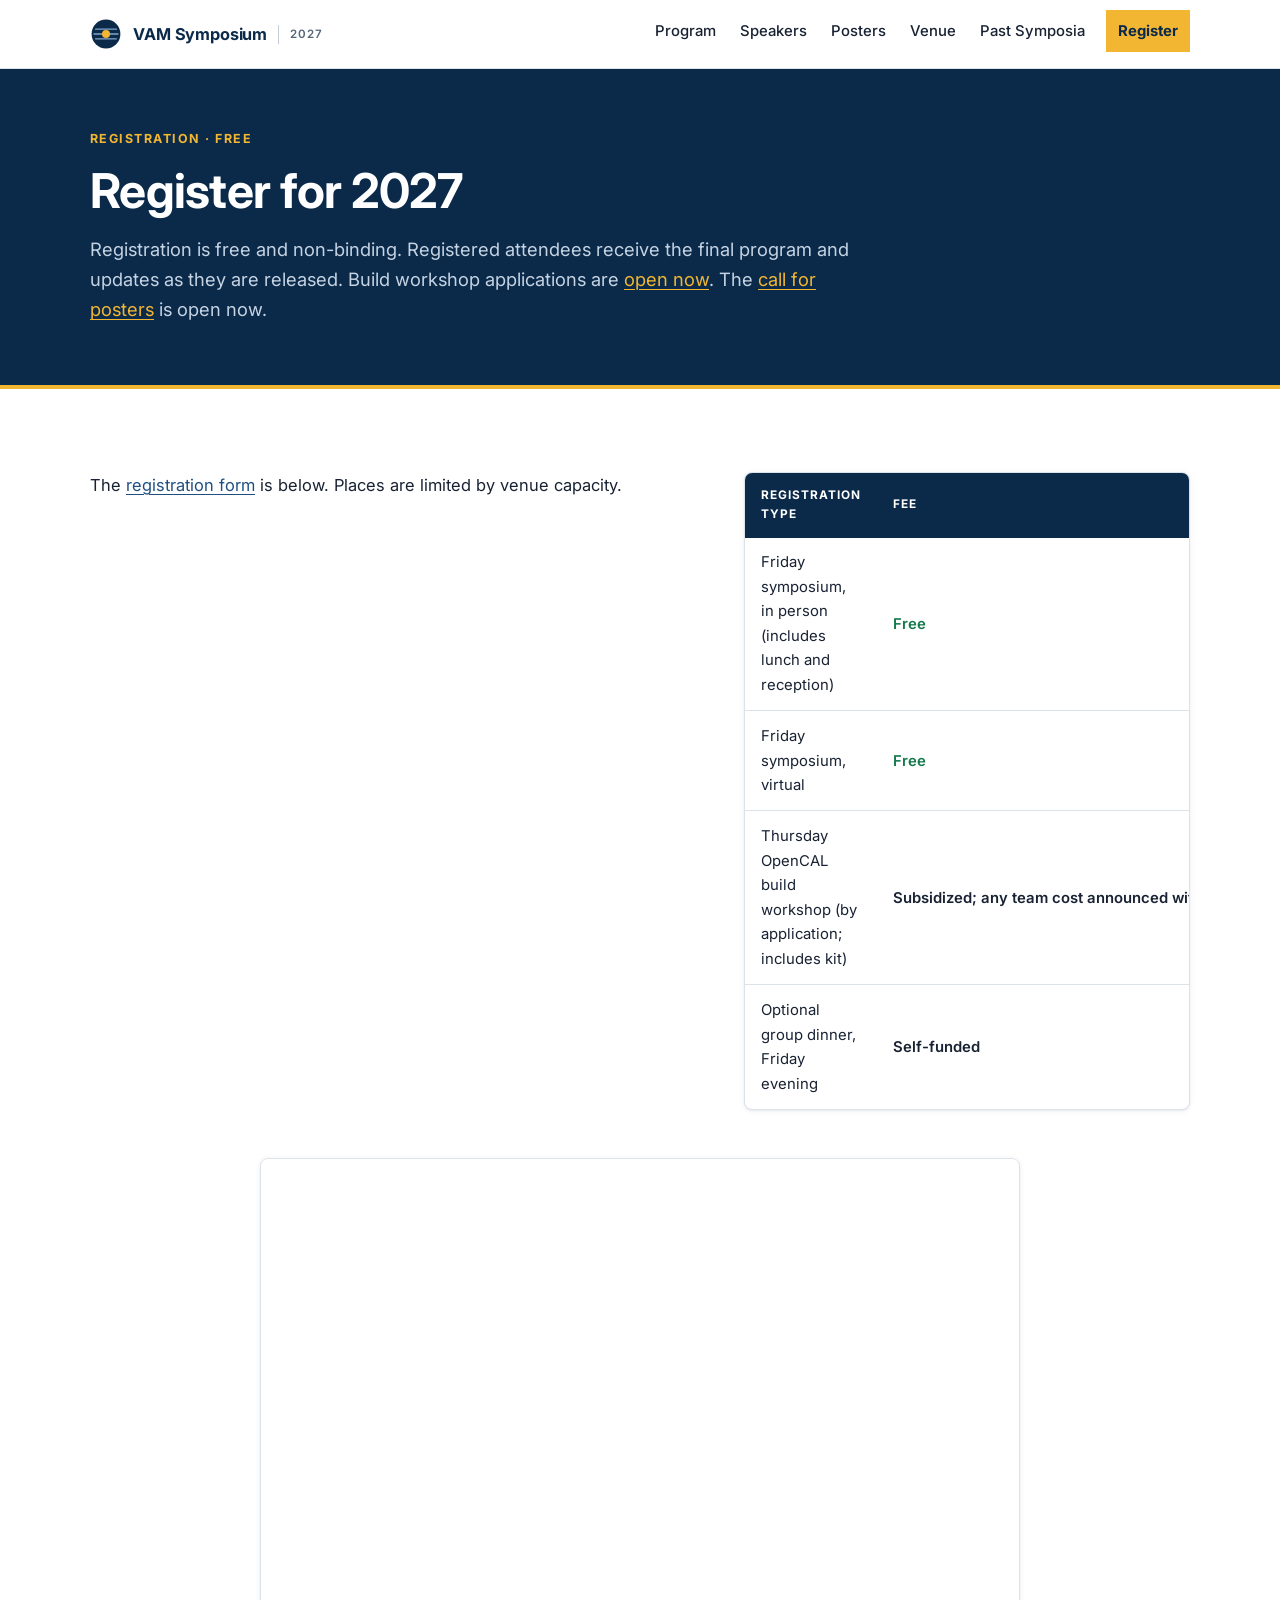
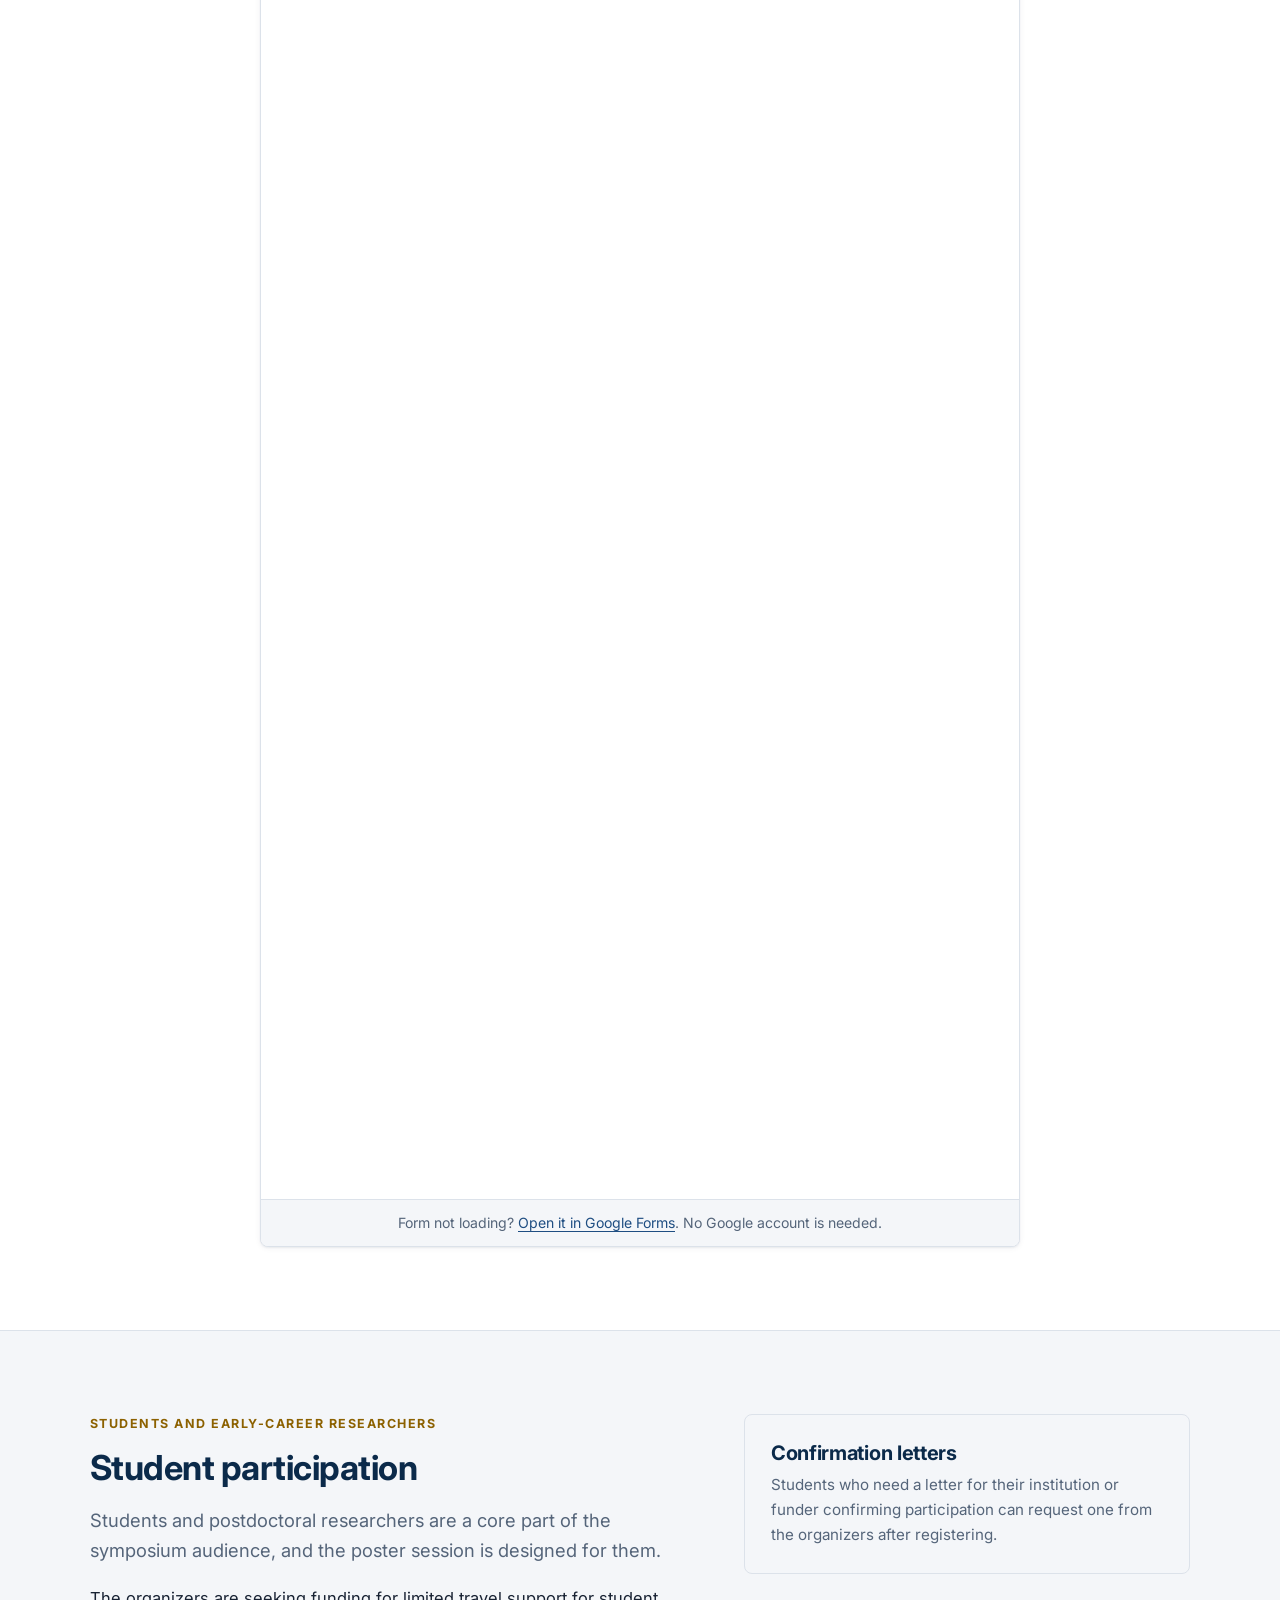
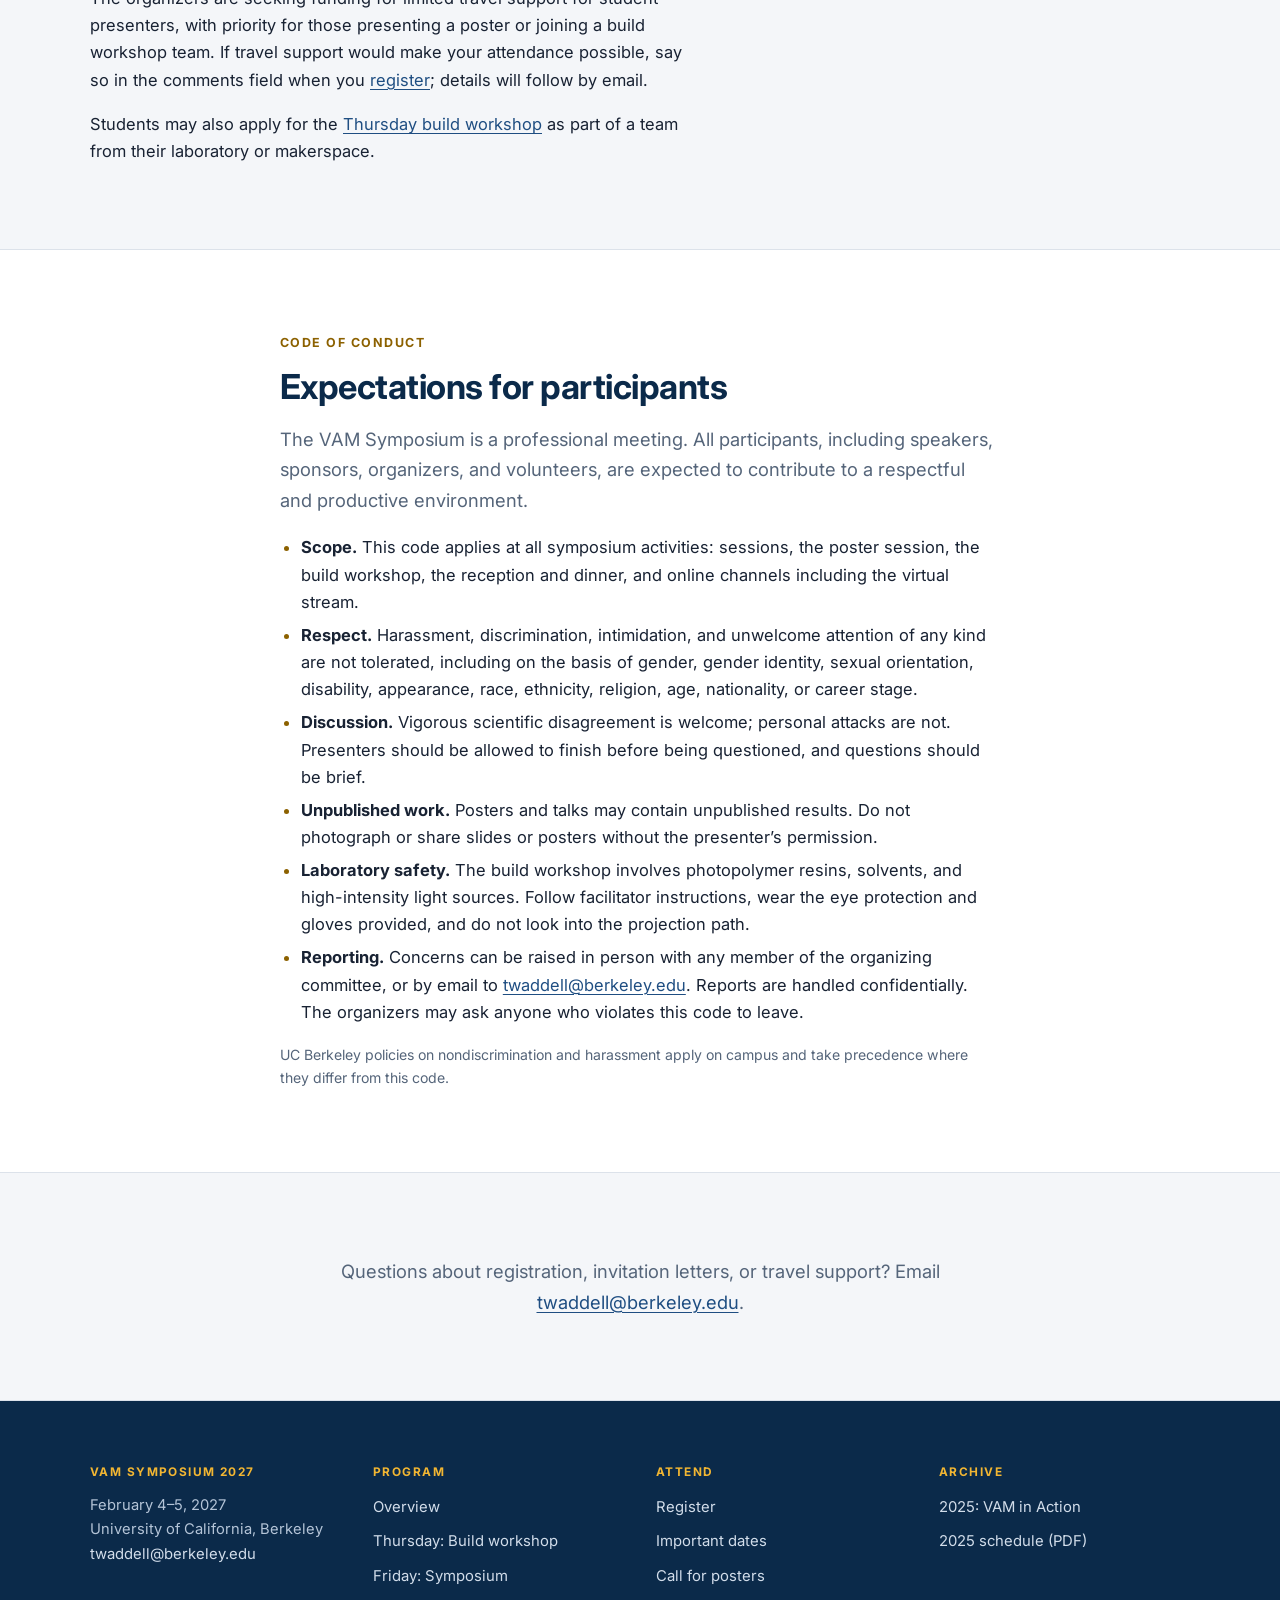
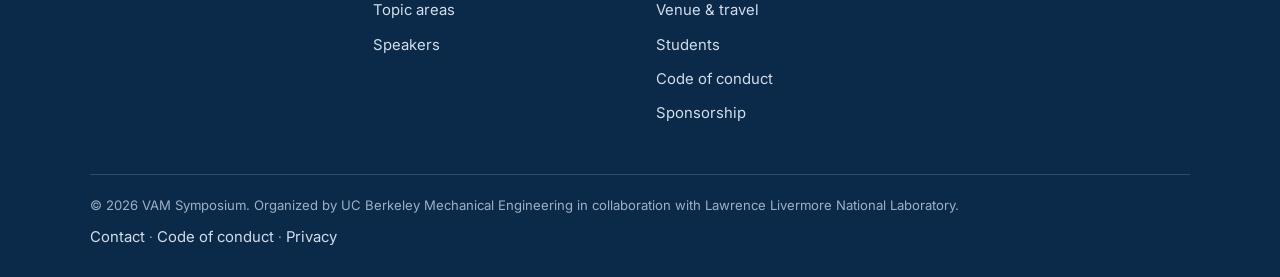
<file: attend.html>
<!DOCTYPE html>
<html lang="en">
<head>
<meta charset="utf-8">
<title>VAM Symposium 2027</title>
<meta name="robots" content="noindex">
<meta http-equiv="refresh" content="2; url=register.html">
<script>
  (function () {
    var map = {"register": "register.html", "prereg-form": "register.html#prereg-form", "students": "register.html#students", "conduct": "register.html#conduct", "posters": "posters.html", "poster-form": "posters.html#poster-form", "venue": "venue.html", "practical": "venue.html#practical", "propose": "speakers.html#propose", "speakers": "speakers.html", "workshop": "program.html#apply", "dates": "index.html#dates", "sponsor": "index.html#sponsors"};
    var h = (location.hash || "").slice(1);
    location.replace(map[h] || "register.html");
  })();
</script>
</head>
<body>
<p>This page has moved: <a href="register.html">registration</a>, <a href="posters.html">call for posters</a>, <a href="venue.html">venue and travel</a>.</p>
</body>
</html>
</file>
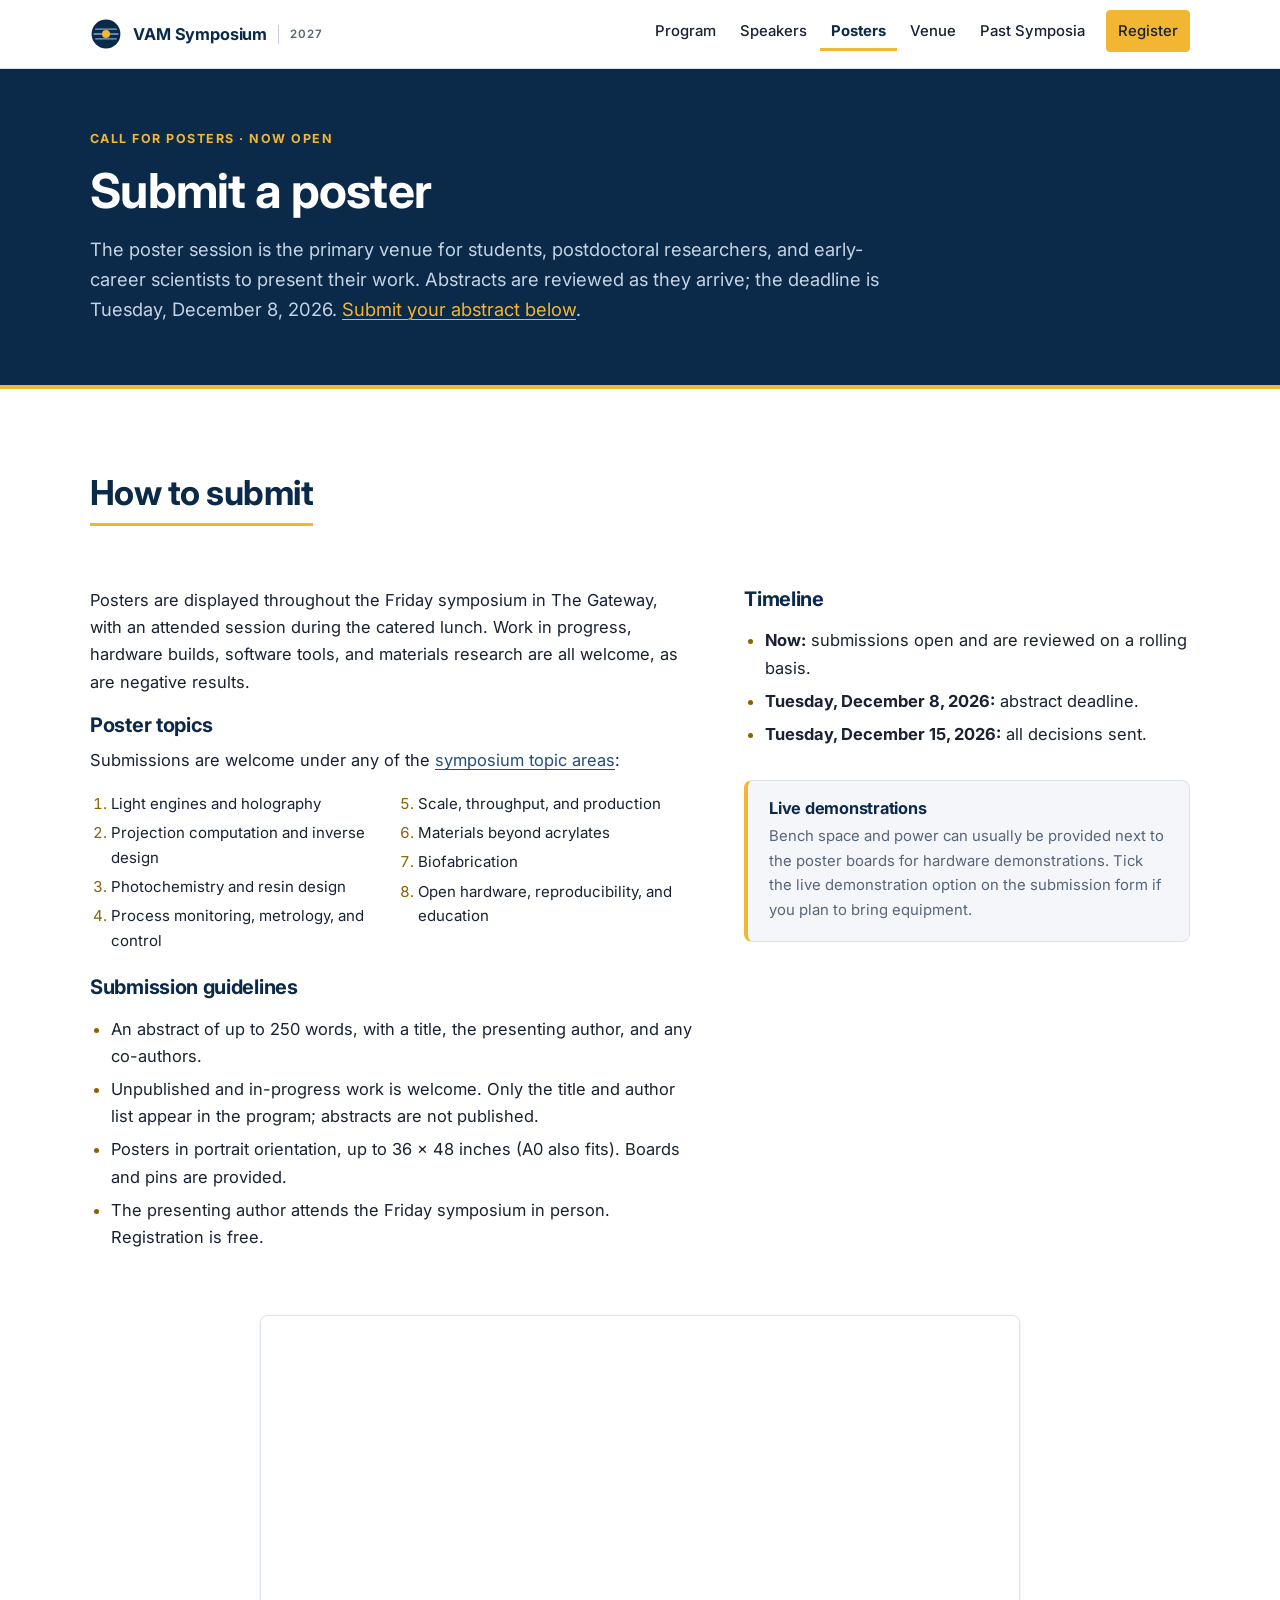
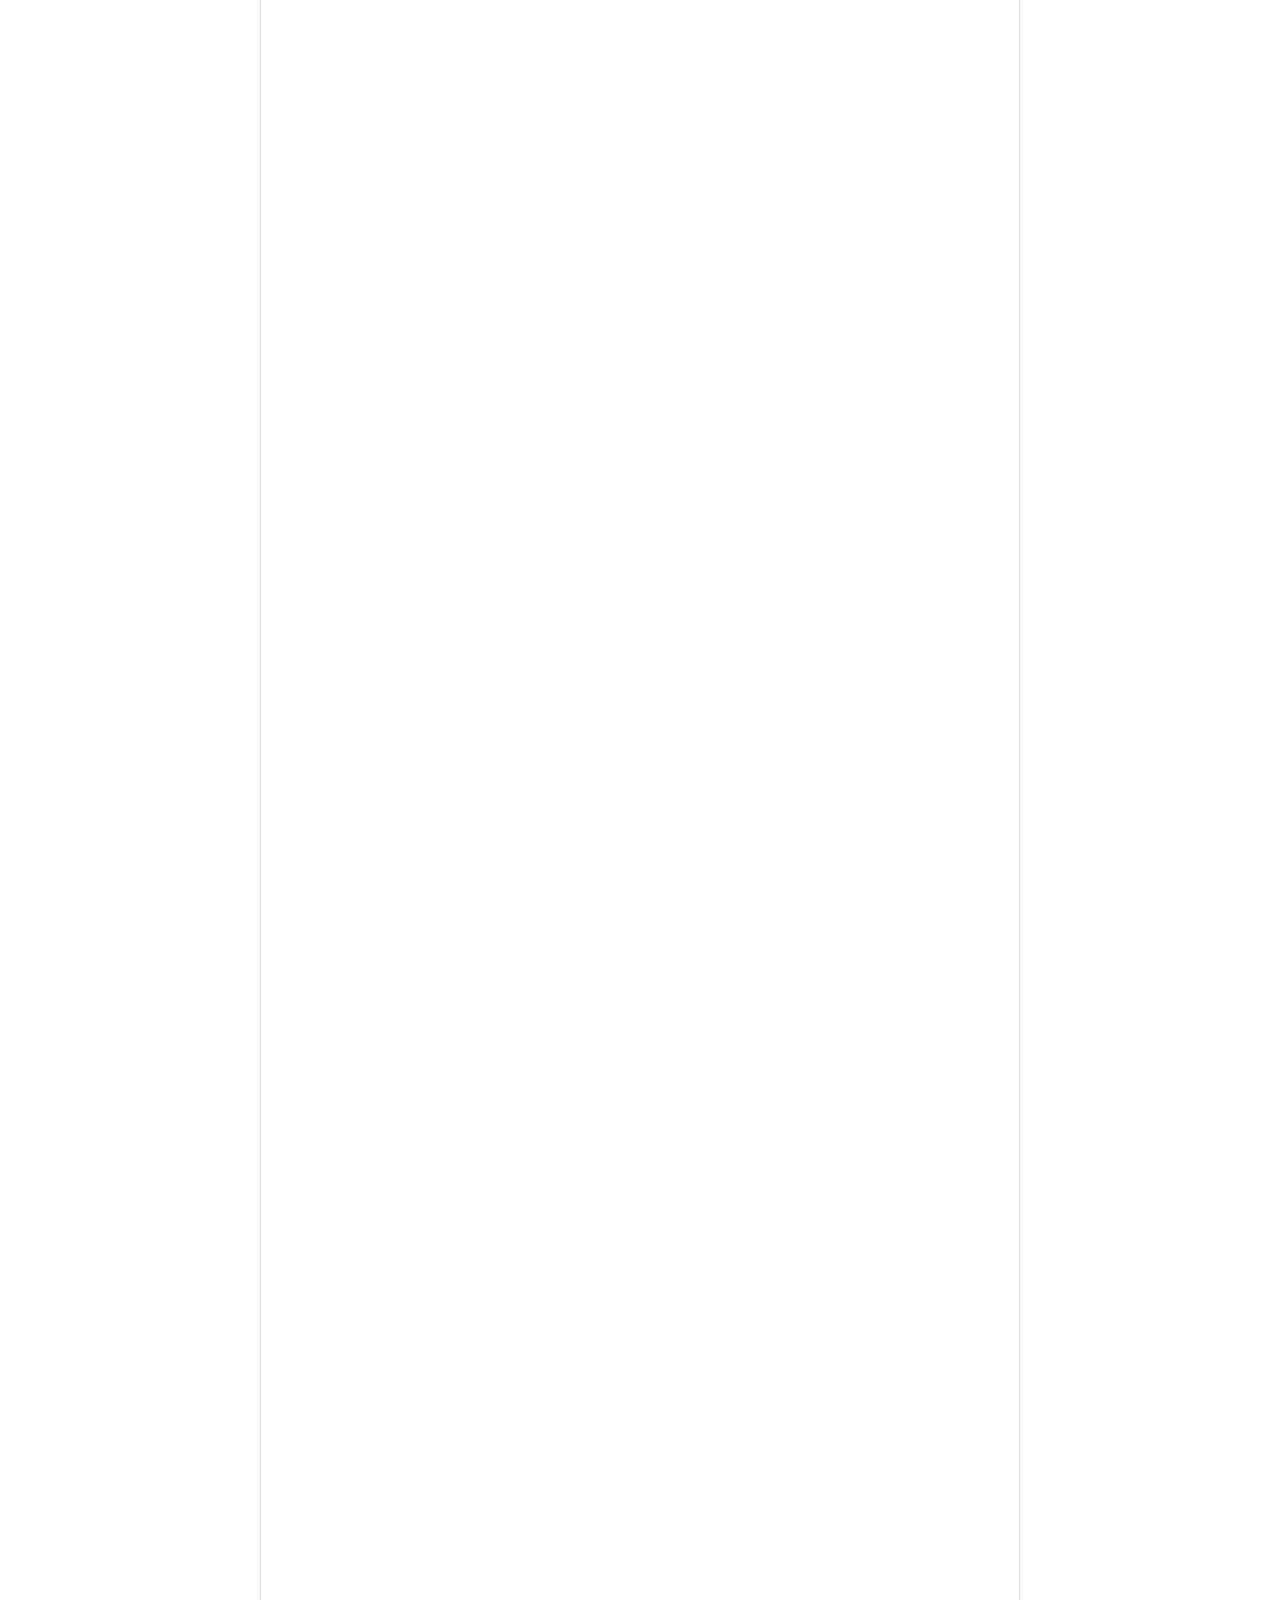
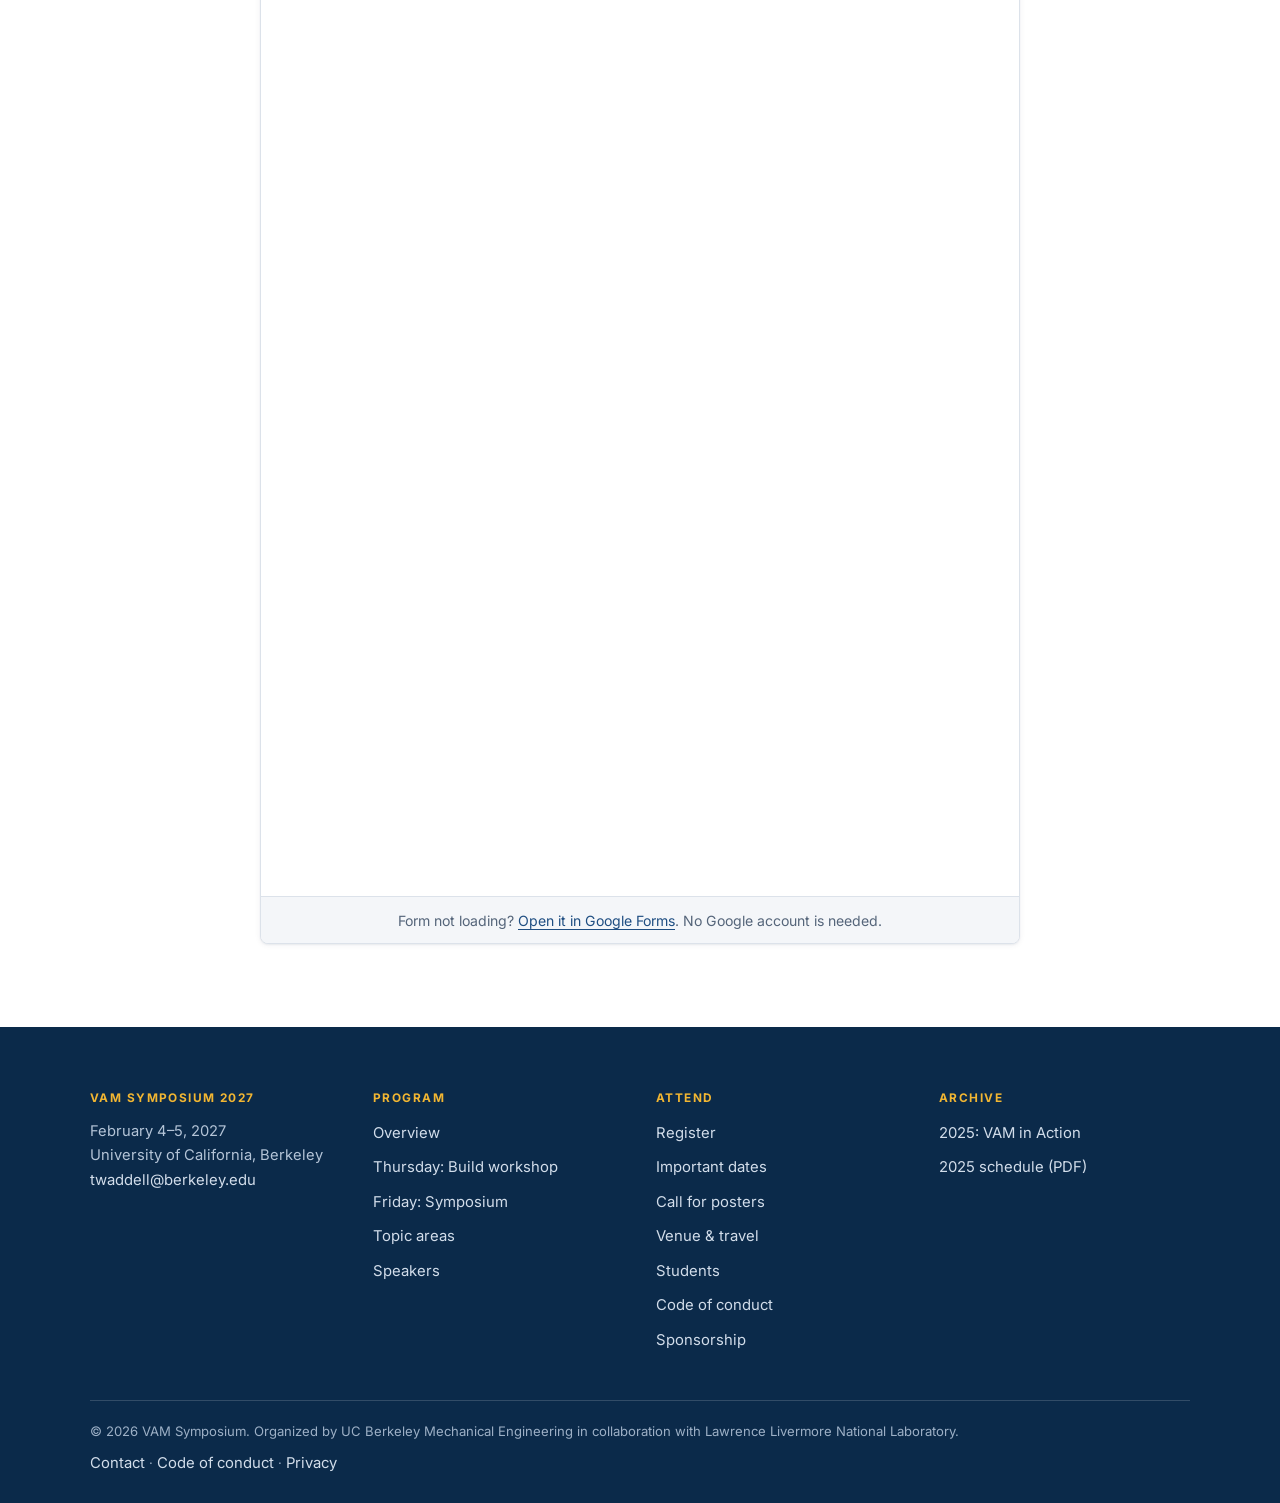
<file: posters.html>
<!DOCTYPE html>
<html lang="en">
<head>
<meta charset="utf-8">
<meta name="viewport" content="width=device-width, initial-scale=1">
<title>Call for posters | VAM Symposium 2027</title>
<meta name="description" content="Submit a poster abstract to the VAM Symposium 2027 at UC Berkeley. Abstracts are reviewed on a rolling basis; the deadline is December 8, 2026.">
<meta property="og:title" content="Call for posters | VAM Symposium 2027">
<meta property="og:description" content="Submit a poster abstract to the VAM Symposium 2027 at UC Berkeley. Abstracts are reviewed on a rolling basis; the deadline is December 8, 2026.">
<meta property="og:type" content="website">
<meta property="og:site_name" content="VAM Symposium 2027">
<meta property="og:url" content="https://vamsymposium.github.io/posters.html">
<meta property="og:image" content="https://vamsymposium.github.io/assets/img/og-card.jpg">
<meta property="og:image:width" content="1200">
<meta property="og:image:height" content="630">
<meta property="og:image:alt" content="VAM Symposium 2027, February 4 and 5, UC Berkeley">
<meta name="twitter:card" content="summary_large_image">
<meta name="twitter:title" content="Call for posters | VAM Symposium 2027">
<meta name="twitter:description" content="Submit a poster abstract to the VAM Symposium 2027 at UC Berkeley. Abstracts are reviewed on a rolling basis; the deadline is December 8, 2026.">
<meta name="twitter:image" content="https://vamsymposium.github.io/assets/img/og-card.jpg">
<link rel="canonical" href="https://vamsymposium.github.io/posters.html">
<link rel="preconnect" href="https://fonts.googleapis.com">
<link rel="preconnect" href="https://fonts.gstatic.com" crossorigin>
<link href="https://fonts.googleapis.com/css2?family=Inter:wght@400;500;600;700&family=IBM+Plex+Mono:wght@500;600&display=swap" rel="stylesheet">
<link rel="stylesheet" href="assets/css/site.css">
<link rel="icon" href="assets/img/favicon.svg" type="image/svg+xml">
</head>
<body>
<a class="skip-link" href="#main">Skip to content</a>

<header class="site-header">
  <div class="wrap nav">
    <a class="brand" href="index.html">
      <svg class="brand__mark" viewBox="0 0 40 40" fill="none" aria-hidden="true">
        <circle cx="20" cy="20" r="18" fill="#0B2A4A"/>
        <path d="M7 14h26M5 20h30M7 26h26" stroke="#8FB3D9" stroke-width="1.6" stroke-linecap="round" opacity=".9"/>
        <circle cx="20" cy="20" r="5" fill="#F2B632"/>
      </svg>
      <span>VAM Symposium</span>
      <span class="brand__sub">2027</span>
    </a>
    <button class="nav__toggle" type="button" aria-controls="nav-links" aria-expanded="false">Menu</button>
    <ul class="nav__links" id="nav-links">
      <li><a href="program.html">Program</a></li>
      <li><a href="speakers.html">Speakers</a></li>
      <li><a href="posters.html" aria-current="page">Posters</a></li>
      <li><a href="venue.html">Venue</a></li>
      <li><a href="archive.html">Past Symposia</a></li>
      <li><a class="btn btn--primary btn--sm" href="register.html">Register</a></li>
    </ul>
  </div>
</header>

<main id="main">

<section class="pagehead">
  <div class="wrap">
    <p class="eyebrow">Call for posters &middot; Now open</p>
    <h1>Submit a poster</h1>
    <p class="lede">The poster session is the primary venue for students, postdoctoral researchers, and early-career scientists to present their work. Abstracts are reviewed as they arrive; the deadline is Tuesday, December 8, 2026. <a href="#poster-form">Submit your abstract below</a>.</p>
  </div>
</section>

<section class="section" id="posters">
  <div class="wrap">
    <div class="section-head">
      <h2>How to submit</h2>
    </div>
    <div class="split">
      <div>
        <p>Posters are displayed throughout the Friday symposium in The Gateway, with an attended session during the catered lunch. Work in progress, hardware builds, software tools, and materials research are all welcome, as are negative results.</p>
        <h3>Poster topics</h3>
        <p>Submissions are welcome under any of the <a href="program.html#topics">symposium topic areas</a>:</p>
        <ol class="topic-list">
          <li>Light engines and holography</li>
          <li>Projection computation and inverse design</li>
          <li>Photochemistry and resin design</li>
          <li>Process monitoring, metrology, and control</li>
          <li>Scale, throughput, and production</li>
          <li>Materials beyond acrylates</li>
          <li>Biofabrication</li>
          <li>Open hardware, reproducibility, and education</li>
        </ol>
        <h3>Submission guidelines</h3>
        <ul>
          <li>An abstract of up to 250 words, with a title, the presenting author, and any co-authors.</li>
          <li>Unpublished and in-progress work is welcome. Only the title and author list appear in the program; abstracts are not published.</li>
          <li>Posters in portrait orientation, up to 36 &times; 48 inches (A0 also fits). Boards and pins are provided.</li>
          <li>The presenting author attends the Friday symposium in person. Registration is free.</li>
        </ul>
      </div>
      <div>
        <h3>Timeline</h3>
        <ul>
          <li><b>Now:</b> submissions open and are reviewed on a rolling basis.</li>
          <li><b>Tuesday, December 8, 2026:</b> abstract deadline.</li>
          <li><b>Tuesday, December 15, 2026:</b> all decisions sent.</li>
        </ul>
        <div class="callout mt-2">
          <h3>Live demonstrations</h3>
          <p>Bench space and power can usually be provided next to the poster boards for hardware demonstrations. Tick the live demonstration option on the submission form if you plan to bring equipment.</p>
        </div>
      </div>
    </div>
    <div class="gform gform--poster" id="poster-form">
      <iframe class="gform__frame" src="https://docs.google.com/forms/d/e/1FAIpQLSdgiftfuF7rBsifFFirlx-5glfGygvzDd56k4T7Sw8a80Ndgg/viewform?embedded=true" title="VAM Symposium 2027 poster abstract submission form" loading="lazy">Loading&hellip;</iframe>
      <p class="gform__alt small">Form not loading? <a href="https://docs.google.com/forms/d/e/1FAIpQLSdgiftfuF7rBsifFFirlx-5glfGygvzDd56k4T7Sw8a80Ndgg/viewform" target="_blank" rel="noopener">Open it in Google Forms</a>. No Google account is needed.</p>
    </div>
  </div>
</section>

</main>

<footer class="site-footer">
  <div class="wrap">
    <div class="footer-grid">
      <div>
        <h2 class="footer-h">VAM Symposium 2027</h2>
        <p>February 4&ndash;5, 2027<br>University of California, Berkeley<br><a href="mailto:twaddell@berkeley.edu">twaddell@berkeley.edu</a></p>
      </div>
      <div>
        <h2 class="footer-h">Program</h2>
        <ul>
          <li><a href="program.html#glance">Overview</a></li>
          <li><a href="program.html#day1">Thursday: Build workshop</a></li>
          <li><a href="program.html#day2">Friday: Symposium</a></li>
          <li><a href="program.html#topics">Topic areas</a></li>
          <li><a href="speakers.html">Speakers</a></li>
        </ul>
      </div>
      <div>
        <h2 class="footer-h">Attend</h2>
        <ul>
          <li><a href="register.html">Register</a></li>
          <li><a href="index.html#dates">Important dates</a></li>
          <li><a href="posters.html">Call for posters</a></li>
          <li><a href="venue.html">Venue &amp; travel</a></li>
          <li><a href="register.html#students">Students</a></li>
          <li><a href="register.html#conduct">Code of conduct</a></li>
          <li><a href="index.html#sponsors">Sponsorship</a></li>
        </ul>
      </div>
      <div>
        <h2 class="footer-h">Archive</h2>
        <ul>
          <li><a href="archive.html">2025: VAM in Action</a></li>
          <li><a href="assets/docs/vam-symposium-2025-schedule.pdf">2025 schedule (PDF)</a></li>
        </ul>
      </div>
    </div>
    <div class="footer-bottom">
      <span>&copy; 2026 VAM Symposium. Organized by UC Berkeley Mechanical Engineering in collaboration with Lawrence Livermore National Laboratory.</span>
      <span><a href="mailto:twaddell@berkeley.edu">Contact</a> &middot; <a href="register.html#conduct">Code of conduct</a> &middot; <a href="https://security.berkeley.edu/policy/privacy-statement-uc-berkeley-websites" rel="noopener">Privacy</a></span>
    </div>
  </div>
</footer>

<script src="assets/js/site.js" defer></script>
<script data-goatcounter="https://vamsymposium.goatcounter.com/count" async src="https://gc.zgo.at/count.js"></script>
</body>
</html>
</file>
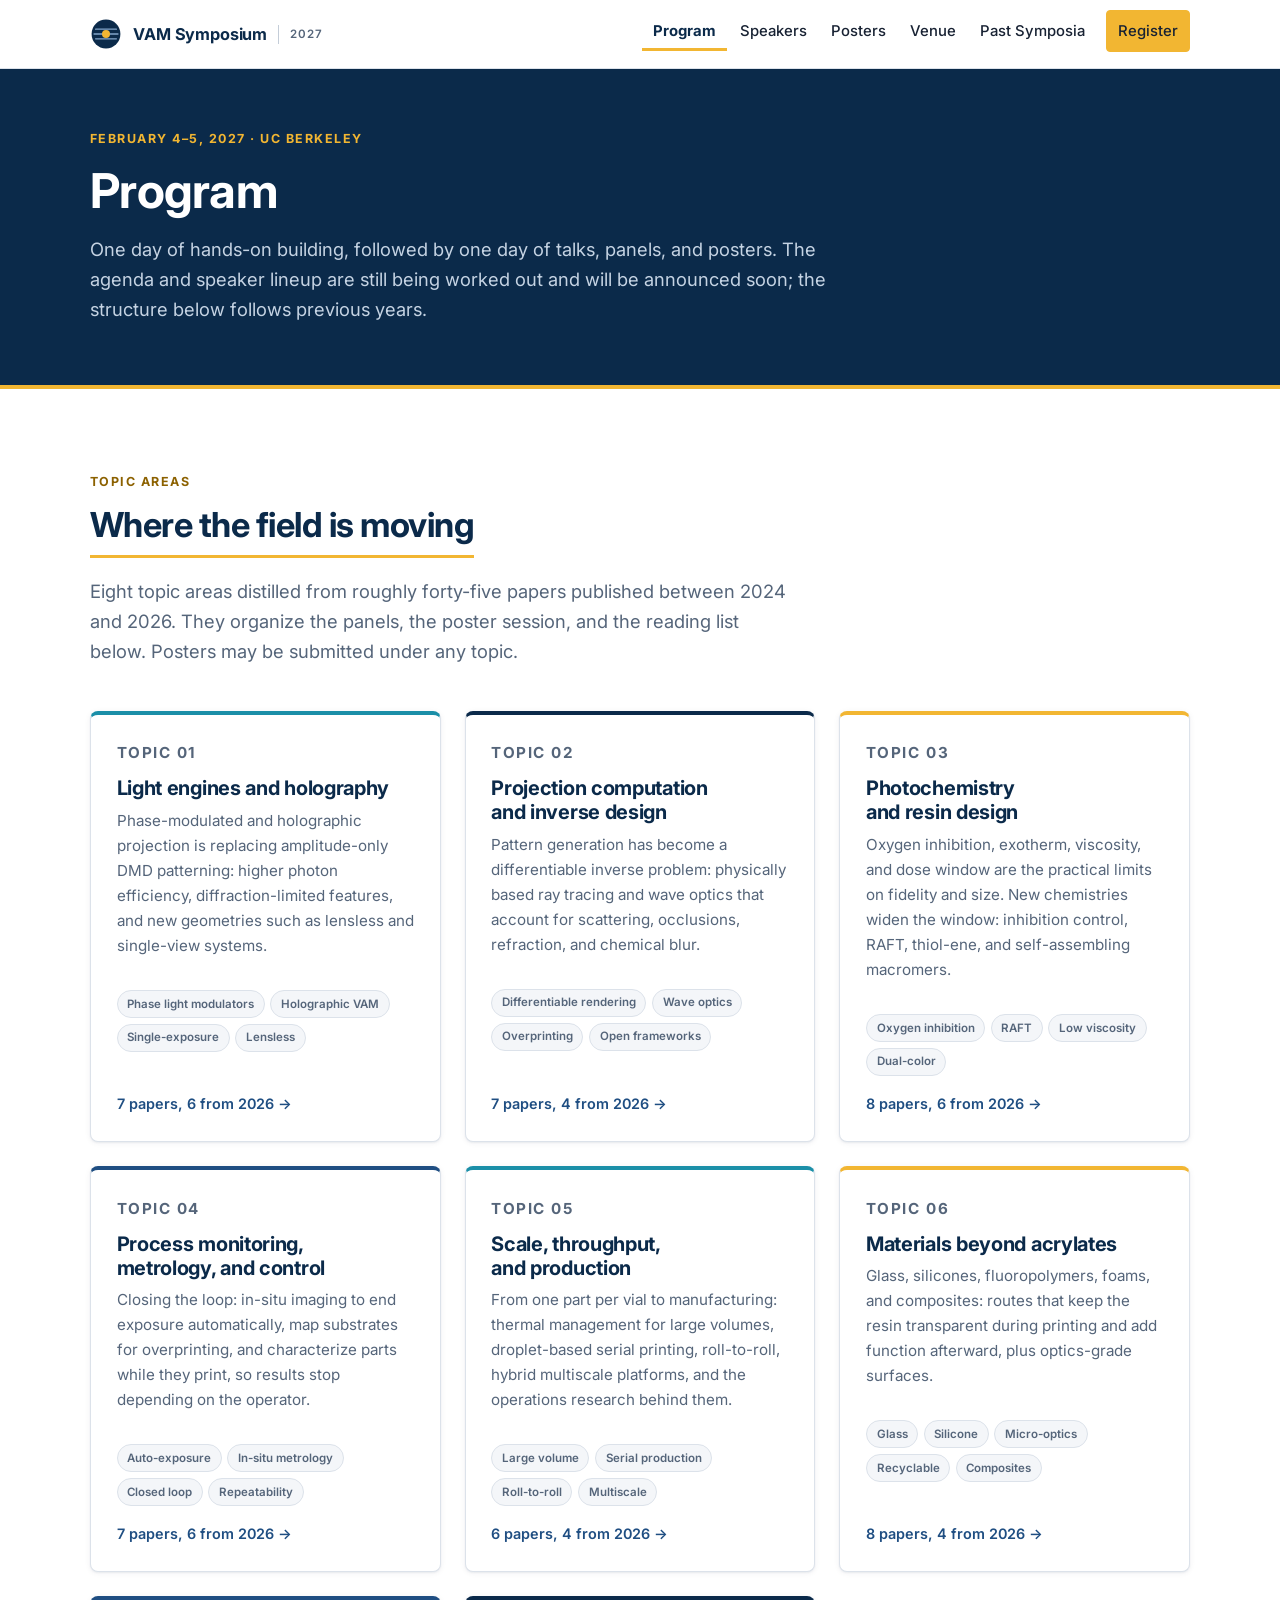
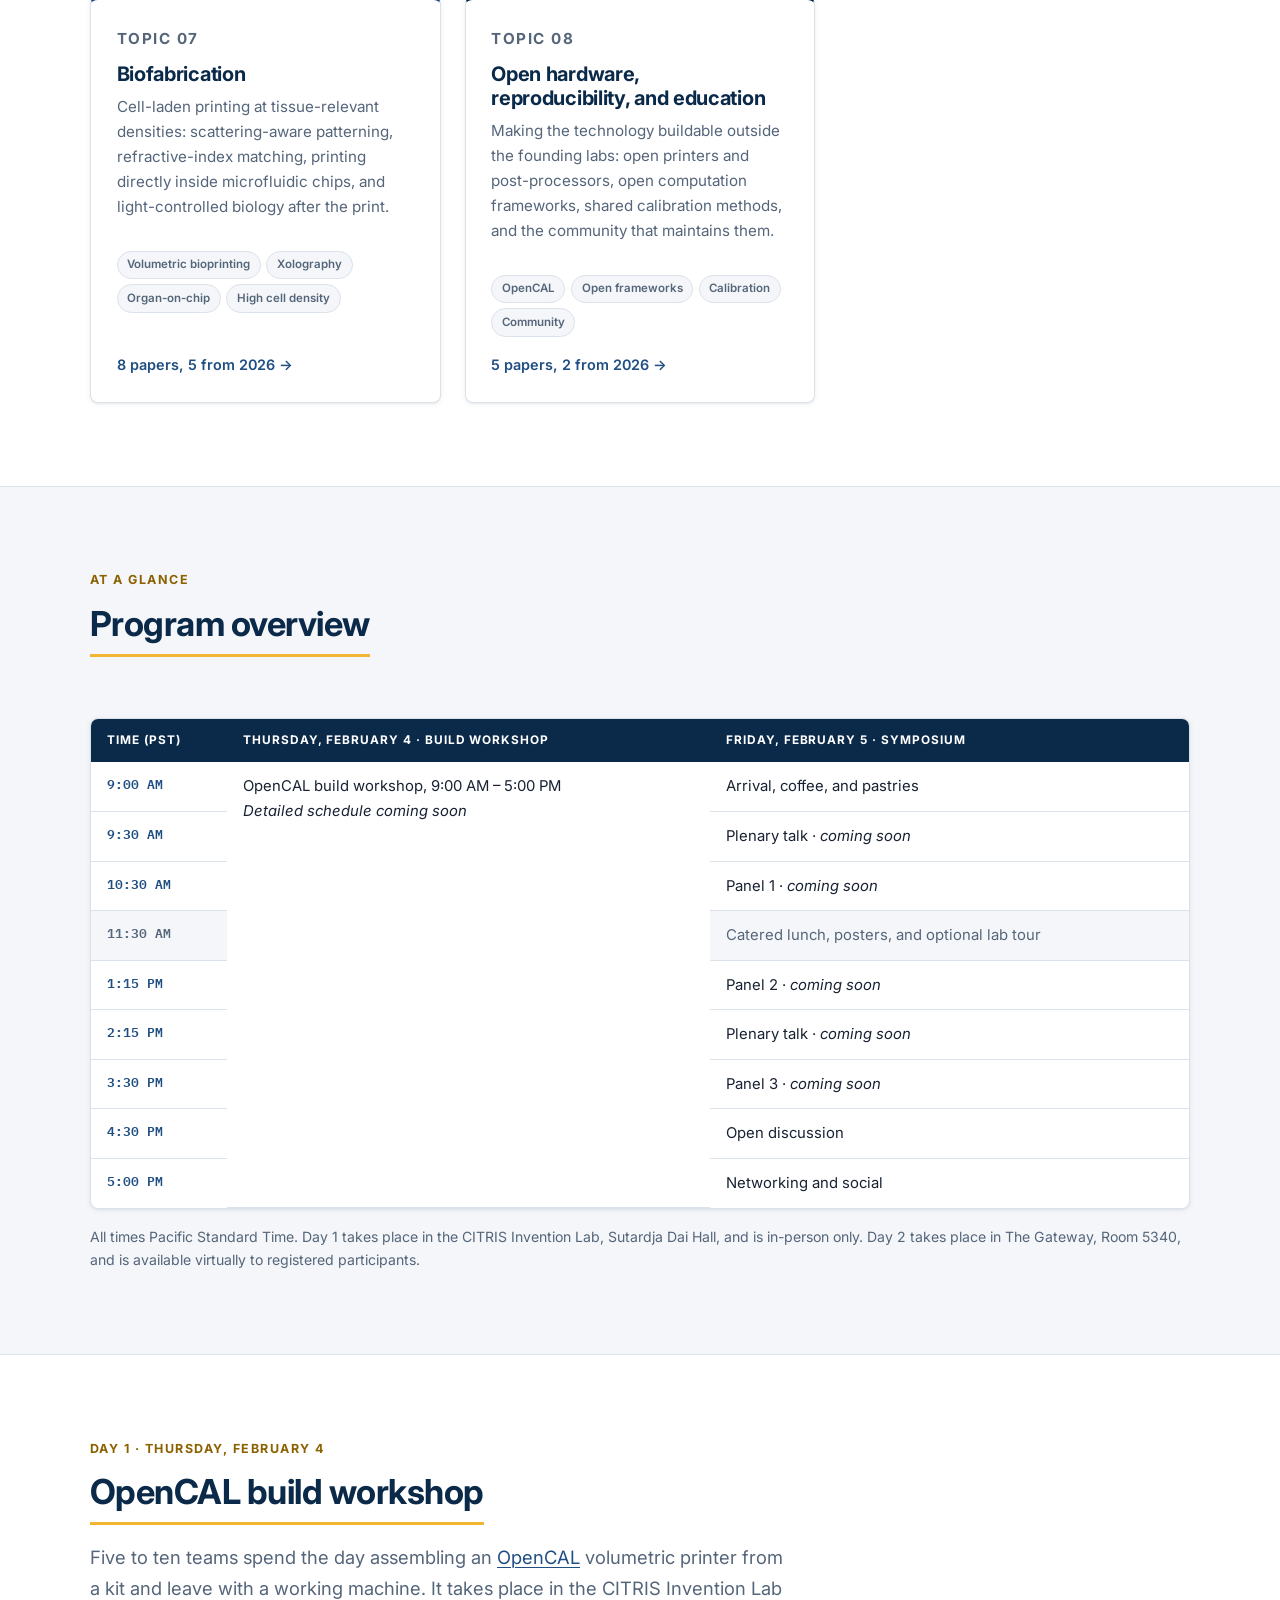
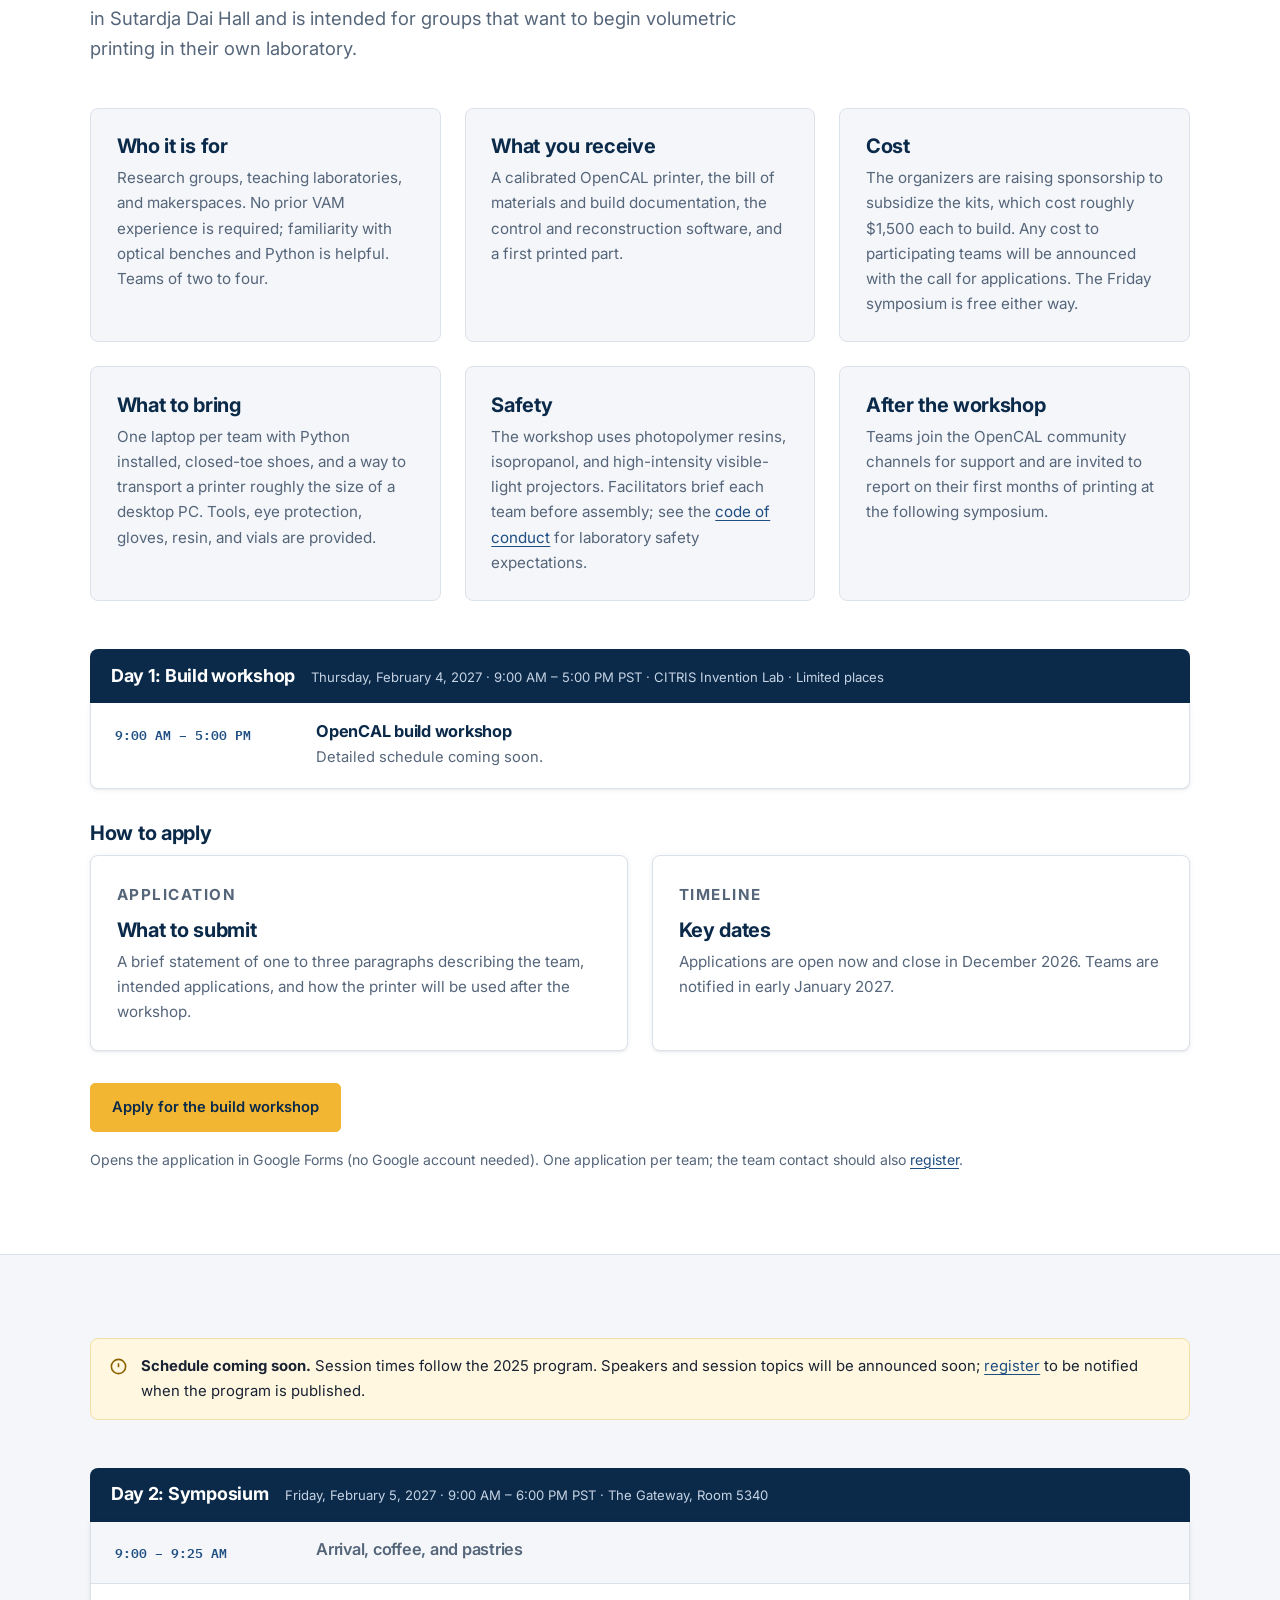
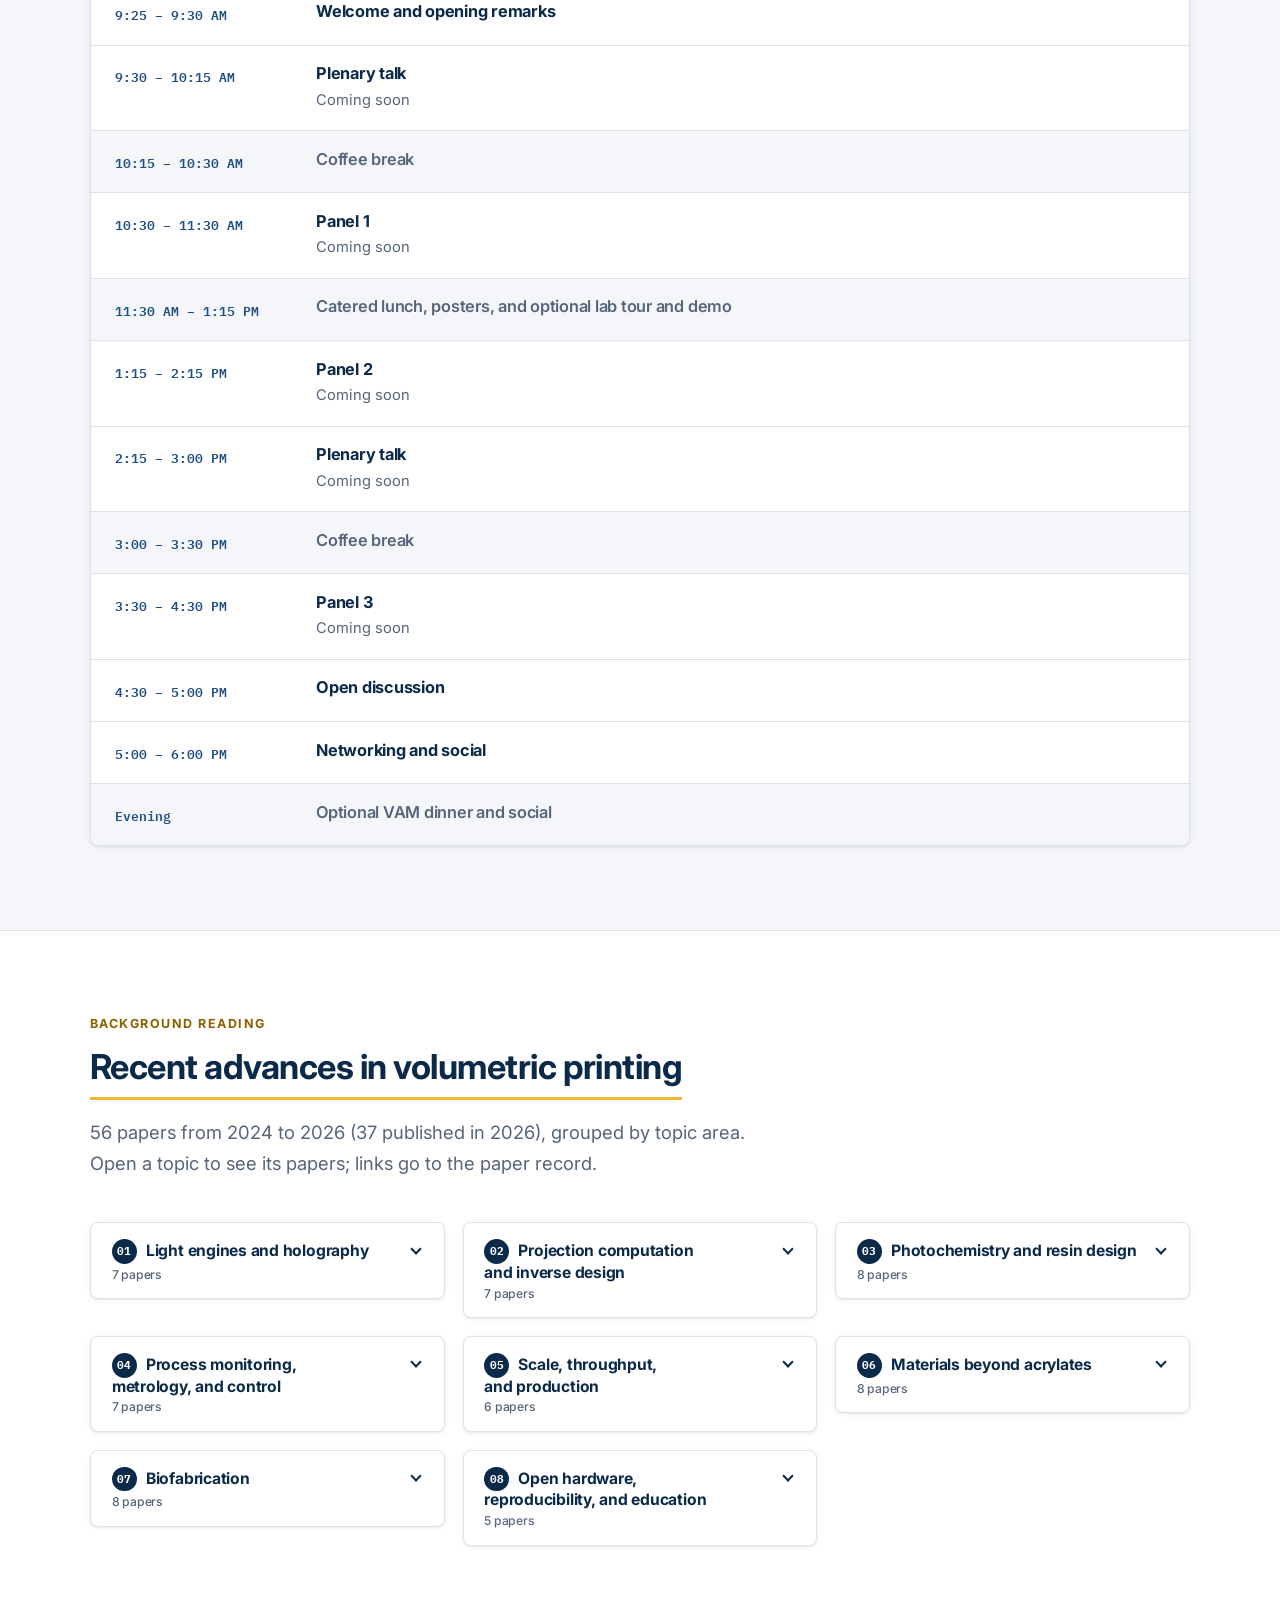
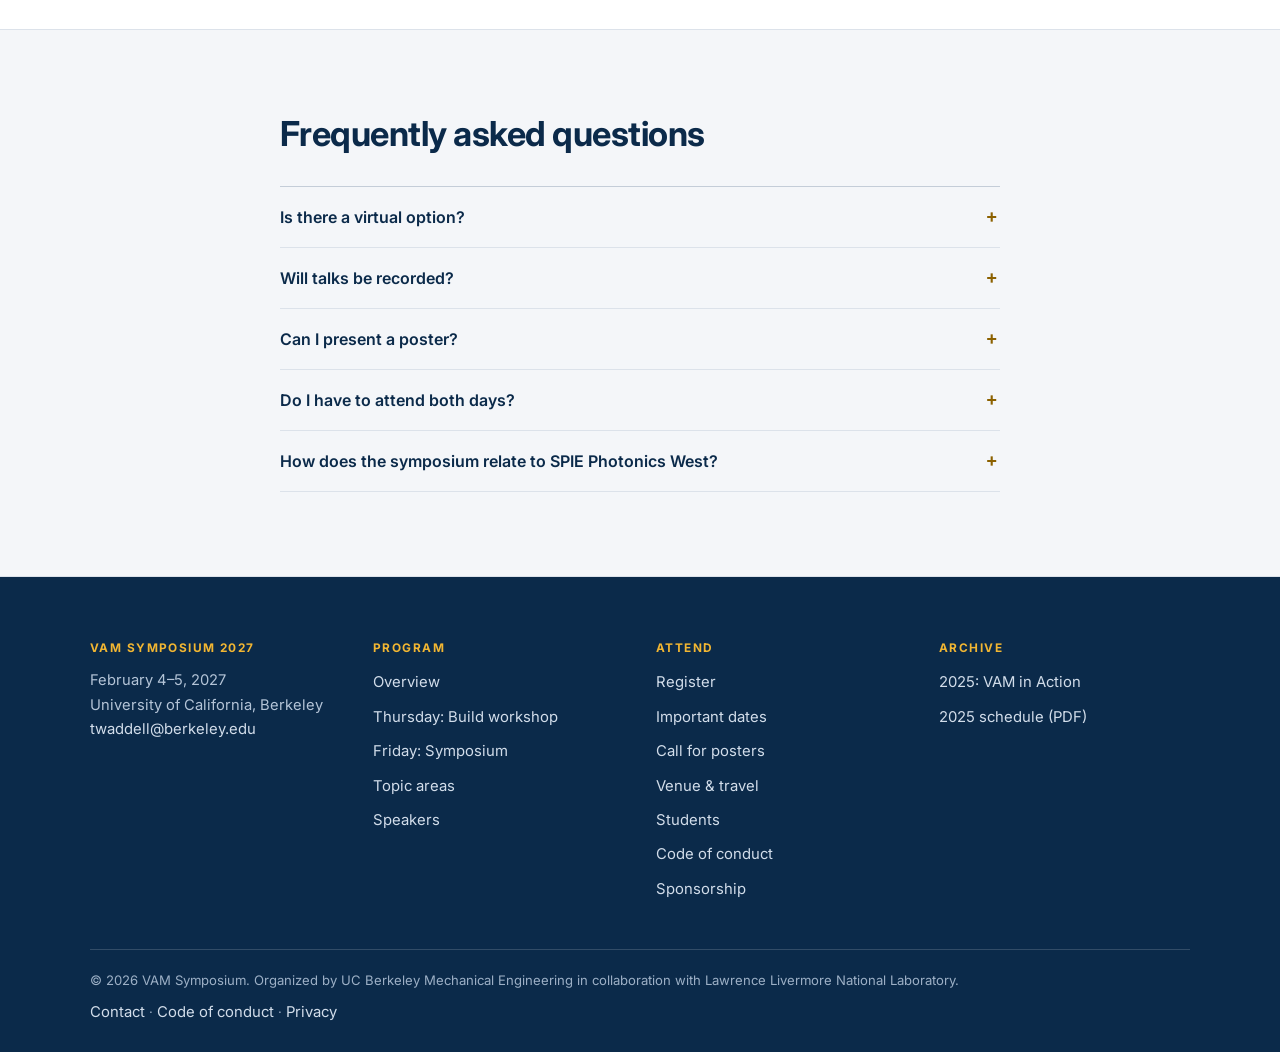
<file: program.html>
<!DOCTYPE html>
<html lang="en">
<head>
<meta charset="utf-8">
<meta name="viewport" content="width=device-width, initial-scale=1">
<title>Program | VAM Symposium 2027</title>
<meta name="description" content="Provisional program for the VAM Symposium 2027 at UC Berkeley: the OpenCAL build workshop on February 4, followed by plenary talks, three panels, posters, and lab tours on February 5.">
<meta property="og:title" content="Program | VAM Symposium 2027">
<meta property="og:description" content="Provisional program for the VAM Symposium 2027 at UC Berkeley: the OpenCAL build workshop on February 4, followed by plenary talks, three panels, posters, and lab tours on February 5.">
<meta property="og:type" content="website">
<meta property="og:site_name" content="VAM Symposium 2027">
<meta property="og:url" content="https://vamsymposium.github.io/program.html">
<meta property="og:image" content="https://vamsymposium.github.io/assets/img/og-card.jpg">
<meta property="og:image:width" content="1200">
<meta property="og:image:height" content="630">
<meta property="og:image:alt" content="VAM Symposium 2027, February 4 and 5, UC Berkeley">
<meta name="twitter:card" content="summary_large_image">
<meta name="twitter:title" content="Program | VAM Symposium 2027">
<meta name="twitter:description" content="Provisional program for the VAM Symposium 2027 at UC Berkeley: the OpenCAL build workshop on February 4, followed by plenary talks, three panels, posters, and lab tours on February 5.">
<meta name="twitter:image" content="https://vamsymposium.github.io/assets/img/og-card.jpg">
<link rel="canonical" href="https://vamsymposium.github.io/program.html">
<link rel="preconnect" href="https://fonts.googleapis.com">
<link rel="preconnect" href="https://fonts.gstatic.com" crossorigin>
<link href="https://fonts.googleapis.com/css2?family=Inter:wght@400;500;600;700&family=IBM+Plex+Mono:wght@500;600&display=swap" rel="stylesheet">
<link rel="stylesheet" href="assets/css/site.css">
<link rel="icon" href="assets/img/favicon.svg" type="image/svg+xml">
</head>
<body>
<a class="skip-link" href="#main">Skip to content</a>

<header class="site-header">
  <div class="wrap nav">
    <a class="brand" href="index.html">
      <svg class="brand__mark" viewBox="0 0 40 40" fill="none" aria-hidden="true">
        <circle cx="20" cy="20" r="18" fill="#0B2A4A"/>
        <path d="M7 14h26M5 20h30M7 26h26" stroke="#8FB3D9" stroke-width="1.6" stroke-linecap="round" opacity=".9"/>
        <circle cx="20" cy="20" r="5" fill="#F2B632"/>
      </svg>
      <span>VAM Symposium</span>
      <span class="brand__sub">2027</span>
    </a>
    <button class="nav__toggle" type="button" aria-controls="nav-links" aria-expanded="false">Menu</button>
    <ul class="nav__links" id="nav-links">
      <li><a href="program.html" aria-current="page">Program</a></li>
      <li><a href="speakers.html">Speakers</a></li>
      <li><a href="posters.html">Posters</a></li>
      <li><a href="venue.html">Venue</a></li>
      <li><a href="archive.html">Past Symposia</a></li>
      <li><a class="btn btn--primary btn--sm" href="register.html">Register</a></li>
    </ul>
  </div>
</header>

<main id="main">

<section class="pagehead">
  <div class="wrap">
    <p class="eyebrow">February 4&ndash;5, 2027 &middot; UC Berkeley</p>
    <h1>Program</h1>
    <p class="lede">One day of hands-on building, followed by one day of talks, panels, and posters. The agenda and speaker lineup are still being worked out and will be announced soon; the structure below follows previous years.</p>
  </div>
</section>

<section class="section" id="topics">
  <div class="wrap">
    <div class="section-head">
      <p class="eyebrow">Topic areas</p>
      <h2>Where the field is moving</h2>
      <p class="lede">Eight topic areas distilled from roughly forty-five papers published between 2024 and 2026. They organize the panels, the poster session, and the reading list below. Posters may be submitted under any topic.</p>
    </div>
    <div class="grid grid--2">
      <a class="card card--c2 card--link" href="#reading-light">
        <p class="card__num">Topic 01</p>
        <h3>Light engines and holography</h3>
        <p>Phase-modulated and holographic projection is replacing amplitude-only DMD patterning: higher photon efficiency, diffraction-limited features, and new geometries such as lensless and single-view systems.</p>
        <div class="tag-list"><span class="tag">Phase light modulators</span><span class="tag">Holographic VAM</span><span class="tag">Single-exposure</span><span class="tag">Lensless</span></div>
        <span class="card__more">7 papers, 6 from 2026 &rarr;</span>
      </a>
      <a class="card card--c4 card--link" href="#reading-compute">
        <p class="card__num">Topic 02</p>
        <h3>Projection computation and inverse design</h3>
        <p>Pattern generation has become a differentiable inverse problem: physically based ray tracing and wave optics that account for scattering, occlusions, refraction, and chemical blur.</p>
        <div class="tag-list"><span class="tag">Differentiable rendering</span><span class="tag">Wave optics</span><span class="tag">Overprinting</span><span class="tag">Open frameworks</span></div>
        <span class="card__more">7 papers, 4 from 2026 &rarr;</span>
      </a>
      <a class="card card--c1 card--link" href="#reading-chem">
        <p class="card__num">Topic 03</p>
        <h3>Photochemistry and resin design</h3>
        <p>Oxygen inhibition, exotherm, viscosity, and dose window are the practical limits on fidelity and size. New chemistries widen the window: inhibition control, RAFT, thiol-ene, and self-assembling macromers.</p>
        <div class="tag-list"><span class="tag">Oxygen inhibition</span><span class="tag">RAFT</span><span class="tag">Low viscosity</span><span class="tag">Dual-color</span></div>
        <span class="card__more">8 papers, 6 from 2026 &rarr;</span>
      </a>
      <a class="card card--c3 card--link" href="#reading-control">
        <p class="card__num">Topic 04</p>
        <h3>Process monitoring, metrology, and control</h3>
        <p>Closing the loop: in-situ imaging to end exposure automatically, map substrates for overprinting, and characterize parts while they print, so results stop depending on the operator.</p>
        <div class="tag-list"><span class="tag">Auto-exposure</span><span class="tag">In-situ metrology</span><span class="tag">Closed loop</span><span class="tag">Repeatability</span></div>
        <span class="card__more">7 papers, 6 from 2026 &rarr;</span>
      </a>
      <a class="card card--c2 card--link" href="#reading-scale">
        <p class="card__num">Topic 05</p>
        <h3>Scale, throughput, and production</h3>
        <p>From one part per vial to manufacturing: thermal management for large volumes, droplet-based serial printing, roll-to-roll, hybrid multiscale platforms, and the operations research behind them.</p>
        <div class="tag-list"><span class="tag">Large volume</span><span class="tag">Serial production</span><span class="tag">Roll-to-roll</span><span class="tag">Multiscale</span></div>
        <span class="card__more">6 papers, 4 from 2026 &rarr;</span>
      </a>
      <a class="card card--c1 card--link" href="#reading-materials">
        <p class="card__num">Topic 06</p>
        <h3>Materials beyond acrylates</h3>
        <p>Glass, silicones, fluoropolymers, foams, and composites: routes that keep the resin transparent during printing and add function afterward, plus optics-grade surfaces.</p>
        <div class="tag-list"><span class="tag">Glass</span><span class="tag">Silicone</span><span class="tag">Micro-optics</span><span class="tag">Recyclable</span><span class="tag">Composites</span></div>
        <span class="card__more">8 papers, 4 from 2026 &rarr;</span>
      </a>
      <a class="card card--c3 card--link" href="#reading-bio">
        <p class="card__num">Topic 07</p>
        <h3>Biofabrication</h3>
        <p>Cell-laden printing at tissue-relevant densities: scattering-aware patterning, refractive-index matching, printing directly inside microfluidic chips, and light-controlled biology after the print.</p>
        <div class="tag-list"><span class="tag">Volumetric bioprinting</span><span class="tag">Xolography</span><span class="tag">Organ-on-chip</span><span class="tag">High cell density</span></div>
        <span class="card__more">8 papers, 5 from 2026 &rarr;</span>
      </a>
      <a class="card card--c4 card--link" href="#reading-open">
        <p class="card__num">Topic 08</p>
        <h3>Open hardware, reproducibility, and education</h3>
        <p>Making the technology buildable outside the founding labs: open printers and post-processors, open computation frameworks, shared calibration methods, and the community that maintains them.</p>
        <div class="tag-list"><span class="tag">OpenCAL</span><span class="tag">Open frameworks</span><span class="tag">Calibration</span><span class="tag">Community</span></div>
        <span class="card__more">5 papers, 2 from 2026 &rarr;</span>
      </a>
    </div>
  </div>
</section>

<section class="section section--alt" id="glance">
  <div class="wrap">
    <div class="section-head">
      <p class="eyebrow">At a glance</p>
      <h2>Program overview</h2>
    </div>
    <div class="glance table-scroll" tabindex="0" role="region" aria-label="Program overview, both days">
      <table>
        <thead><tr><th>Time (PST)</th><th>Thursday, February 4 &middot; Build workshop</th><th>Friday, February 5 &middot; Symposium</th></tr></thead>
        <tbody>
          <tr><td>9:00 AM</td><td rowspan="9">OpenCAL build workshop, 9:00 AM &ndash; 5:00 PM<br><em>Detailed schedule coming soon</em></td><td>Arrival, coffee, and pastries</td></tr>
          <tr><td>9:30 AM</td><td>Plenary talk &middot; <em>coming soon</em></td></tr>
          <tr><td>10:30 AM</td><td>Panel 1 &middot; <em>coming soon</em></td></tr>
          <tr class="is-break"><td>11:30 AM</td><td>Catered lunch, posters, and optional lab tour</td></tr>
          <tr><td>1:15 PM</td><td>Panel 2 &middot; <em>coming soon</em></td></tr>
          <tr><td>2:15 PM</td><td>Plenary talk &middot; <em>coming soon</em></td></tr>
          <tr><td>3:30 PM</td><td>Panel 3 &middot; <em>coming soon</em></td></tr>
          <tr><td>4:30 PM</td><td>Open discussion</td></tr>
          <tr><td>5:00 PM</td><td>Networking and social</td></tr>
        </tbody>
      </table>
    </div>
    <p class="small mt-1">All times Pacific Standard Time. Day 1 takes place in the CITRIS Invention Lab, Sutardja Dai Hall, and is in-person only. Day 2 takes place in The Gateway, Room 5340, and is available virtually to registered participants.</p>
  </div>
</section>

<section class="section" id="day1">
  <div class="wrap">
    <div class="section-head">
      <p class="eyebrow">Day 1 &middot; Thursday, February 4</p>
      <h2>OpenCAL build workshop</h2>
      <p class="lede">Five to ten teams spend the day assembling an <a href="https://github.com/computed-axial-lithography" rel="noopener">OpenCAL</a> volumetric printer from a kit and leave with a working machine. It takes place in the CITRIS Invention Lab in Sutardja Dai Hall and is intended for groups that want to begin volumetric printing in their own laboratory.</p>
    </div>

    <div class="grid grid--3" style="margin-bottom:clamp(2rem,4vw,3rem)">
      <div class="card card--muted">
        <h3>Who it is for</h3>
        <p>Research groups, teaching laboratories, and makerspaces. No prior VAM experience is required; familiarity with optical benches and Python is helpful. Teams of two to four.</p>
      </div>
      <div class="card card--muted">
        <h3>What you receive</h3>
        <p>A calibrated OpenCAL printer, the bill of materials and build documentation, the control and reconstruction software, and a first printed part.</p>
      </div>
      <div class="card card--muted">
        <h3>Cost</h3>
        <p>The organizers are raising sponsorship to subsidize the kits, which cost roughly $1,500 each to build. Any cost to participating teams will be announced with the call for applications. The Friday symposium is free either way.</p>
      </div>
      <div class="card card--muted">
        <h3>What to bring</h3>
        <p>One laptop per team with Python installed, closed-toe shoes, and a way to transport a printer roughly the size of a desktop PC. Tools, eye protection, gloves, resin, and vials are provided.</p>
      </div>
      <div class="card card--muted">
        <h3>Safety</h3>
        <p>The workshop uses photopolymer resins, isopropanol, and high-intensity visible-light projectors. Facilitators brief each team before assembly; see the <a href="register.html#conduct">code of conduct</a> for laboratory safety expectations.</p>
      </div>
      <div class="card card--muted">
        <h3>After the workshop</h3>
        <p>Teams join the OpenCAL community channels for support and are invited to report on their first months of printing at the following symposium.</p>
      </div>
    </div>

    <div class="daybar">
      <h3>Day 1: Build workshop</h3>
      <span>Thursday, February 4, 2027 &middot; 9:00 AM &ndash; 5:00 PM PST &middot; CITRIS Invention Lab &middot; Limited places</span>
    </div>
    <div class="sched">

      <div class="sched__row">
        <div class="sched__time">9:00 AM &ndash; 5:00 PM</div>
        <div>
          <h4 class="sched__title">OpenCAL build workshop</h4>
          <p class="sched__meta">Detailed schedule coming soon.</p>
        </div>
      </div>

    </div>
    <div id="apply">
      <h3 class="mt-2">How to apply</h3>
      <div class="grid grid--2">
        <div class="card">
          <p class="card__num">Application</p>
          <h3>What to submit</h3>
          <p>A brief statement of one to three paragraphs describing the team, intended applications, and how the printer will be used after the workshop.</p>
        </div>
        <div class="card">
          <p class="card__num">Timeline</p>
          <h3>Key dates</h3>
          <p>Applications are open now and close in December 2026. Teams are notified in early January 2027.</p>
        </div>
      </div>
      <div class="btn-row mt-2">
        <a class="btn btn--primary" href="https://docs.google.com/forms/d/e/1FAIpQLSfJH9TW6Ykj2kRQXmYodmYkzTBW5LFRcv1CZpiKj_GOWprLxg/viewform" target="_blank" rel="noopener">Apply for the build workshop</a>
      </div>
      <p class="small mt-1">Opens the application in Google Forms (no Google account needed). One application per team; the team contact should also <a href="register.html">register</a>.</p>
    </div>
  </div>
</section>

<section class="section section--alt" id="day2">
  <div class="wrap">
    <div class="notice" style="margin-bottom:clamp(2rem,4vw,3rem)">
      <svg viewBox="0 0 24 24" fill="none" stroke="currentColor" stroke-width="2" aria-hidden="true"><circle cx="12" cy="12" r="9"/><path d="M12 8v5M12 16.5v.01"/></svg>
      <div><strong>Schedule coming soon.</strong> Session times follow the 2025 program. Speakers and session topics will be announced soon; <a href="register.html">register</a> to be notified when the program is published.</div>
    </div>

    <div class="daybar">
      <h3>Day 2: Symposium</h3>
      <span>Friday, February 5, 2027 &middot; 9:00 AM &ndash; 6:00 PM PST &middot; The Gateway, Room 5340</span>
    </div>
    <div class="sched">

      <div class="sched__row sched__row--break">
        <div class="sched__time">9:00 &ndash; 9:25 AM</div>
        <div>
          <h4 class="sched__title">Arrival, coffee, and pastries</h4>
        </div>
      </div>

      <div class="sched__row">
        <div class="sched__time">9:25 &ndash; 9:30 AM</div>
        <div>
          <h4 class="sched__title">Welcome and opening remarks</h4>
        </div>
      </div>

      <div class="sched__row">
        <div class="sched__time">9:30 &ndash; 10:15 AM</div>
        <div>
          <h4 class="sched__title">Plenary talk</h4>
          <p class="sched__meta">Coming soon</p>
        </div>
      </div>

      <div class="sched__row sched__row--break">
        <div class="sched__time">10:15 &ndash; 10:30 AM</div>
        <div>
          <h4 class="sched__title">Coffee break</h4>
        </div>
      </div>

      <div class="sched__row">
        <div class="sched__time">10:30 &ndash; 11:30 AM</div>
        <div>
          <h4 class="sched__title">Panel 1</h4>
          <p class="sched__meta">Coming soon</p>
        </div>
      </div>

      <div class="sched__row sched__row--break">
        <div class="sched__time">11:30 AM &ndash; 1:15 PM</div>
        <div>
          <h4 class="sched__title">Catered lunch, posters, and optional lab tour and demo</h4>
        </div>
      </div>

      <div class="sched__row">
        <div class="sched__time">1:15 &ndash; 2:15 PM</div>
        <div>
          <h4 class="sched__title">Panel 2</h4>
          <p class="sched__meta">Coming soon</p>
        </div>
      </div>

      <div class="sched__row">
        <div class="sched__time">2:15 &ndash; 3:00 PM</div>
        <div>
          <h4 class="sched__title">Plenary talk</h4>
          <p class="sched__meta">Coming soon</p>
        </div>
      </div>

      <div class="sched__row sched__row--break">
        <div class="sched__time">3:00 &ndash; 3:30 PM</div>
        <div>
          <h4 class="sched__title">Coffee break</h4>
        </div>
      </div>

      <div class="sched__row">
        <div class="sched__time">3:30 &ndash; 4:30 PM</div>
        <div>
          <h4 class="sched__title">Panel 3</h4>
          <p class="sched__meta">Coming soon</p>
        </div>
      </div>

      <div class="sched__row">
        <div class="sched__time">4:30 &ndash; 5:00 PM</div>
        <div>
          <h4 class="sched__title">Open discussion</h4>
        </div>
      </div>

      <div class="sched__row">
        <div class="sched__time">5:00 &ndash; 6:00 PM</div>
        <div>
          <h4 class="sched__title">Networking and social</h4>
        </div>
      </div>

      <div class="sched__row sched__row--break">
        <div class="sched__time">Evening</div>
        <div>
          <h4 class="sched__title">Optional VAM dinner and social</h4>
        </div>
      </div>

    </div>
  </div>
</section>


<section class="section" id="reading">
  <div class="wrap">
    <div class="section-head">
      <p class="eyebrow">Background reading</p>
      <h2>Recent advances in volumetric printing</h2>
      <p class="lede">56 papers from 2024 to 2026 (37 published in 2026), grouped by topic area. Open a topic to see its papers; links go to the paper record.</p>
    </div>
    <div class="reading">
      <details class="reading__group" id="reading-light">
        <summary><h3><span class="reading__num">01</span> Light engines and holography <span class="reading__count">7 papers</span></h3></summary>
        <ul class="reading__list">
        <li><a href="https://consensus.app/papers/details/1f9cbc6205715b85914bfa9292d823f1/?utm_source=claude_desktop" rel="noopener">Sub-second volumetric 3D printing by synthesis of holographic light fields</a> <em class="badge-year">2026</em><span>Wang et al., Nature, 2026</span></li>
        <li><a href="https://consensus.app/papers/details/f87828f2b4615a5e9d35164a7e4f1fbf/?utm_source=claude_desktop" rel="noopener">High-efficiency multi-scale holographic volumetric 3D printing with a phase light modulator</a> <em class="badge-year">2026</em><span>Alvarez-Castano et al., Light: Science &amp; Applications, 2026</span></li>
        <li><a href="https://consensus.app/papers/details/f11321587fcb5ab6bdd57bbb6a776699/?utm_source=claude_desktop" rel="noopener">Single-view holographic volumetric 3D printing with coupled differentiable wave-optical and photochemical optimization</a> <em class="badge-year">2026</em><span>Wechsler et al., ACM Transactions on Graphics, 2026</span></li>
        <li><a href="https://consensus.app/papers/details/cfc568be2a5255fb87309e3c1a564d4e/?utm_source=claude_desktop" rel="noopener">Volumetric fabrication without lenses: lensless HoloVAM</a> <em class="badge-year">2026</em><span>Madsen et al., SPIE, 2026</span></li>
        <li><a href="https://consensus.app/papers/details/23cf27d336ba547a9ac8f77ca189b7ab/?utm_source=claude_desktop" rel="noopener">Single-exposure holographic 3D printing via inverse-designed phase masks</a> <em class="badge-year">2026</em><span>Lin et al., Science Advances, 2026</span></li>
        <li><a href="https://consensus.app/papers/details/1ce5cdfaa29c53089d3d144bb8998cb9/?utm_source=claude_desktop" rel="noopener">Single-exposure holographic lithography of ultra-high aspect-ratio microstructures</a> <em class="badge-year">2026</em><span>Lin et al., Nature Communications, 2026</span></li>
        <li><a href="https://consensus.app/papers/details/092b281fbab45df09af926db5cbdee53/?utm_source=claude_desktop" rel="noopener">Holographic tomographic volumetric additive manufacturing</a><span>Alvarez-Castano et al., Nature Communications, 2025</span></li>
        </ul>
      </details>
      <details class="reading__group" id="reading-compute">
        <summary><h3><span class="reading__num">02</span> Projection computation and inverse design <span class="reading__count">7 papers</span></h3></summary>
        <ul class="reading__list">
        <li><a href="https://consensus.app/papers/details/6a7a731de72f5ecbb0cc79eac223dbef/?utm_source=claude_desktop" rel="noopener">Scale-invariant projection optimization in tomographic volumetric additive manufacturing</a> <em class="badge-year">2026</em><span>Woo et al., 2026</span></li>
        <li><a href="https://consensus.app/papers/details/b6e33fef13905e059c113595e7bbebfd/?utm_source=claude_desktop" rel="noopener">Penalty-optimised illumination design via the extendable framework TVAM AID</a> <em class="badge-year">2026</em><span>Pellizzon et al., 2026</span></li>
        <li><a href="https://consensus.app/papers/details/5380b309d73355f0a600d5c05fa4bf31/?utm_source=claude_desktop" rel="noopener">Co-optimization of diffusive and tomographic blur in Computed Axial Lithography</a> <em class="badge-year">2026</em><span>Ye et al., 2026</span></li>
        <li><a href="https://consensus.app/papers/details/e5ab0cb4f49950038c5865214d2029a8/?utm_source=claude_desktop" rel="noopener">Volumetric additive manufacturing of complex geometries around complex inserts</a> <em class="badge-year">2026</em><span>Bagheri et al., Scientific Reports, 2026</span></li>
        <li><a href="https://consensus.app/papers/details/12299ed133a45962949b583eeb78c857/?utm_source=claude_desktop" rel="noopener">Overprinting with tomographic volumetric additive manufacturing</a><span>Wechsler et al., Nature Communications, 2025</span></li>
        <li><a href="https://consensus.app/papers/details/134caa080912570cbfddac3abc3a31e7/?utm_source=claude_desktop" rel="noopener">Inverse rendering for tomographic volumetric additive manufacturing</a><span>Nicolet et al., ACM Transactions on Graphics, 2024</span></li>
        <li><a href="https://consensus.app/papers/details/6f1eff0deec95a5caaad33e0407ad92f/?utm_source=claude_desktop" rel="noopener">Wave optical model for tomographic volumetric additive manufacturing</a><span>Wechsler et al., Optics Express, 2024</span></li>
        </ul>
      </details>
      <details class="reading__group" id="reading-chem">
        <summary><h3><span class="reading__num">03</span> Photochemistry and resin design <span class="reading__count">8 papers</span></h3></summary>
        <ul class="reading__list">
        <li><a href="https://consensus.app/papers/details/f64cfb94a4a353b38bcfe5a8a47c6c44/?utm_source=claude_desktop" rel="noopener">Enhanced volumetric additive manufacturing via RAFT polymerization</a> <em class="badge-year">2026</em><span>Krumins et al., Nature Communications, 2026</span></li>
        <li><a href="https://consensus.app/papers/details/cc76a70335a952e9b92e7a2eecc8a48e/?utm_source=claude_desktop" rel="noopener">The Pandoro effect: oxygen gradients in tomographic volumetric additive manufacturing</a> <em class="badge-year">2026</em><span>Rizzo et al., Biofabrication, 2026</span></li>
        <li><a href="https://consensus.app/papers/details/7ba2b1c58c3b5f808f8554e590a5aef2/?utm_source=claude_desktop" rel="noopener">Mechanically reinforced photo-cross-linked hydrogels with steep post-gelation threshold curing</a> <em class="badge-year">2026</em><span>Yang et al., Advanced Materials, 2026</span></li>
        <li><a href="https://consensus.app/papers/details/e687668a92d454348f696e305a722844/?utm_source=claude_desktop" rel="noopener">Volumetric printing of low viscosity hyaluronic acid resins through fast crosslinking</a> <em class="badge-year">2026</em><span>Steudter et al., Biofabrication, 2026</span></li>
        <li><a href="https://consensus.app/papers/details/b5d18563337553bc9864fb7ce7b468ea/?utm_source=claude_desktop" rel="noopener">Quantifying dual-color photopolymerization in Xolography via Raman spectroscopy</a> <em class="badge-year">2026</em><span>Lange et al., Journal of Polymer Science, 2026</span></li>
        <li><a href="https://consensus.app/papers/details/85af8234ea7c575b863f0794ffb303e0/?utm_source=claude_desktop" rel="noopener">Chemical and mechanical evolution of a VAM resin under high-temperature storage</a> <em class="badge-year">2026</em><span>Hedayati et al., Polymers, 2026</span></li>
        <li><a href="https://consensus.app/papers/details/f4a16cea61605be3a31d2f8b3be1f945/?utm_source=claude_desktop" rel="noopener">Advancing tomographic volumetric printing via oxygen inhibition control</a><span>Zhang et al., Advanced Materials, 2025</span></li>
        <li><a href="https://consensus.app/papers/details/0ebe7561a21356bcb2f854f460d75ddd/?utm_source=claude_desktop" rel="noopener">Printing of low-viscosity materials using tomographic additive manufacturing</a><span>Webber et al., Additive Manufacturing, 2024</span></li>
        </ul>
      </details>
      <details class="reading__group" id="reading-control">
        <summary><h3><span class="reading__num">04</span> Process monitoring, metrology, and control <span class="reading__count">7 papers</span></h3></summary>
        <ul class="reading__list">
        <li><a href="https://consensus.app/papers/details/33227eb07729587dabbe2d11ff118905/?utm_source=claude_desktop" rel="noopener">Fluorescence profilometry for accurate VAM overprinting</a> <em class="badge-year">2026</em><span>Orth et al., SPIE, 2026</span></li>
        <li><a href="https://consensus.app/papers/details/5dce0ee04bb8588ab1a4d303e631da88/?utm_source=claude_desktop" rel="noopener">Dynamic coherent diffractive imaging for in-situ metrology of volumetric diffractive element printing</a> <em class="badge-year">2026</em><span>Tian et al., CLEO, 2026</span></li>
        <li><a href="https://consensus.app/papers/details/c2b8d7d915e459fb9a459d69b3cd71f9/?utm_source=claude_desktop" rel="noopener">Intensity adjustment of tomographic VAM projection image sets</a> <em class="badge-year">2026</em><span>Kruse et al., SPIE, 2026</span></li>
        <li><a href="https://consensus.app/papers/details/069d7731aa10514286f9f53014283606/?utm_source=claude_desktop" rel="noopener">Eliminating striations in volumetric additive manufacturing via low-temperature processing</a> <em class="badge-year">2026</em><span>Li et al., Materials and Manufacturing Processes, 2026</span></li>
        <li><a href="https://consensus.app/papers/details/6d3f5815d7245b7cbca7eaeddb15b353/?utm_source=claude_desktop" rel="noopener">Effects of visible and UV illumination on accuracy and roughness in dual-color VAM</a> <em class="badge-year">2026</em><span>Hedayati et al., Materials, 2026</span></li>
        <li><a href="https://consensus.app/papers/details/e1231bb7f9fb5e4a84668a018ab8ecb3/?utm_source=claude_desktop" rel="noopener">In situ characterisation of hydrogels via Dynamic Interface Printing</a> <em class="badge-year">2026</em><span>Vidler et al., Advanced Science, 2026</span></li>
        <li><a href="https://consensus.app/papers/details/a3d0f93b4c3b50b9a02144d0c704b311/?utm_source=claude_desktop" rel="noopener">Automatic exposure volumetric additive manufacturing</a><span>Orth et al., Advanced Materials Technologies, 2025</span></li>
        </ul>
      </details>
      <details class="reading__group" id="reading-scale">
        <summary><h3><span class="reading__num">05</span> Scale, throughput, and production <span class="reading__count">6 papers</span></h3></summary>
        <ul class="reading__list">
        <li><a href="https://consensus.app/papers/details/bc642a99dbd452708ba4ecf1f7fb6af1/?utm_source=claude_desktop" rel="noopener">Controlling convection in VAM for large volume structures at extreme throughput</a> <em class="badge-year">2026</em><span>Darkes-Burkey et al., Advanced Functional Materials, 2026</span></li>
        <li><a href="https://consensus.app/papers/details/cff591cffe4c5359a9d3685ee4c61642/?utm_source=claude_desktop" rel="noopener">Dispensing volumetric additive manufacturing</a> <em class="badge-year">2026</em><span>Jeon et al., Advanced Functional Materials, 2026</span></li>
        <li><a href="https://consensus.app/papers/details/17977df22ddf5a9e8730f60012020edf/?utm_source=claude_desktop" rel="noopener">A unified multiscale 3D printer combining tomographic VAM and two-photon polymerization</a> <em class="badge-year">2026</em><span>Unlu et al., 2026</span></li>
        <li><a href="https://consensus.app/papers/details/accee36e3bc15ebd89439fa48335d448/?utm_source=claude_desktop" rel="noopener">Operational analysis of tomographic VAM systems via discrete event simulation</a> <em class="badge-year">2026</em><span>Leon-Becerra et al., Processes, 2026</span></li>
        <li><a href="https://consensus.app/papers/details/b830ca6551ec5e0683abeddf60b1b2f7/?utm_source=claude_desktop" rel="noopener">Roll-to-roll tomographic volumetric additive manufacturing</a><span>Toombs et al., SPIE, 2024</span></li>
        <li><a href="https://consensus.app/papers/details/3897f4d18793569c9b0a33e9022ca95f/?utm_source=claude_desktop" rel="noopener">High-fidelity tomographic AM for large-volume and high-attenuation situations</a><span>Chen et al., Additive Manufacturing, 2024</span></li>
        </ul>
      </details>
      <details class="reading__group" id="reading-materials">
        <summary><h3><span class="reading__num">06</span> Materials beyond acrylates <span class="reading__count">8 papers</span></h3></summary>
        <ul class="reading__list">
        <li><a href="https://consensus.app/papers/details/51f55766afe0571782471bf6bdad4443/?utm_source=claude_desktop" rel="noopener">Volumetric 3D printing of a fluoropolymer with closed-loop chemical recycling</a> <em class="badge-year">2026</em><span>Thijssen et al., Nature Communications, 2026</span></li>
        <li><a href="https://consensus.app/papers/details/fcb9dbea436e5db9a30450b48c1bf627/?utm_source=claude_desktop" rel="noopener">Volumetric AM of dormant catalytic chemistries for silicone fluidic devices and instant molds</a> <em class="badge-year">2026</em><span>Vandenbrande et al., Advanced Science, 2026</span></li>
        <li><a href="https://consensus.app/papers/details/ce916770124e5eda9e4f1a3236791952/?utm_source=claude_desktop" rel="noopener">Additive manufacturing of transparent glass from liquid silica resin</a> <em class="badge-year">2026</em><span>Bauerlin et al., SPIE, 2026</span></li>
        <li><a href="https://consensus.app/papers/details/69cc4e2a268d5124820e59d766fbce9b/?utm_source=claude_desktop" rel="noopener">New etendue configurations for next-generation blurred tomography and micro-optics</a> <em class="badge-year">2026</em><span>Webber et al., SPIE, 2026</span></li>
        <li><a href="https://consensus.app/papers/details/035ac24fba075b98927198475e6b2ec9/?utm_source=claude_desktop" rel="noopener">Tomographic volumetric additive manufacturing of silica glass</a><span>de Beer et al., Advanced Materials Technologies, 2025</span></li>
        <li><a href="https://consensus.app/papers/details/a752a43f46145e29ba6333d7cc9d83ef/?utm_source=claude_desktop" rel="noopener">A thermally expandable resin for VAM of shape-memory functional foams</a><span>Tisato et al., Advanced Materials Technologies, 2025</span></li>
        <li><a href="https://consensus.app/papers/details/b1357d2c56d45f39bb59436932fece0d/?utm_source=claude_desktop" rel="noopener">Volumetric additive manufacturing of composites via hydrogel infusion</a><span>Ji et al., ACS Materials Letters, 2025</span></li>
        <li><a href="https://consensus.app/papers/details/354242af082d54efaf71e3feab5e96bd/?utm_source=claude_desktop" rel="noopener">Micro-optics fabrication using blurred tomography</a><span>Webber et al., Optica, 2024</span></li>
        </ul>
      </details>
      <details class="reading__group" id="reading-bio">
        <summary><h3><span class="reading__num">07</span> Biofabrication <span class="reading__count">8 papers</span></h3></summary>
        <ul class="reading__list">
        <li><a href="https://consensus.app/papers/details/32d99bd148dd51ada988108f434310b6/?utm_source=claude_desktop" rel="noopener">Overcoming scattering in high-cell-density tomographic volumetric bioprinting</a> <em class="badge-year">2026</em><span>Zhang et al., 2026</span></li>
        <li><a href="https://consensus.app/papers/details/6e3a25ebb931531caa3aa5be42244dd1/?utm_source=claude_desktop" rel="noopener">Tomographic printing in a chip: a platform for biomimetic 3D organ-on-chip</a> <em class="badge-year">2026</em><span>Rizzo et al., 2026</span></li>
        <li><a href="https://consensus.app/papers/details/52ff77ad35f859a3a93ad96eb55580df/?utm_source=claude_desktop" rel="noopener">Spatial control of light-responsive proteins and optogenetics within hydrogels via volumetric bioprinting</a> <em class="badge-year">2026</em><span>Ribezzi et al., 2026</span></li>
        <li><a href="https://consensus.app/papers/details/01c34b992f065f469e6a57fe3c448d65/?utm_source=claude_desktop" rel="noopener">Cell-dense bioink design for Xolography: refractive index-matching with increased photoreactivity</a> <em class="badge-year">2026</em><span>Balciunaite et al., 2026</span></li>
        <li><a href="https://consensus.app/papers/details/da0ba65718445330b3bc0f0b1c1d9857/?utm_source=claude_desktop" rel="noopener">Green volumetric bioprinting with light-scattering microalgae</a> <em class="badge-year">2026</em><span>Windisch et al., Trends in Biotechnology, 2026</span></li>
        <li><a href="https://consensus.app/papers/details/3ed6d1d0b95d5f2a88cb95e6ee05a217/?utm_source=claude_desktop" rel="noopener">Bioxolography enables rapid high-resolution volumetric 3D printing of living matter</a><span>Wolfel et al., Advanced Materials, 2025</span></li>
        <li><a href="https://consensus.app/papers/details/da2c9a6f6fbf507aa1fa27b823f4f0ba/?utm_source=claude_desktop" rel="noopener">Multi-material volumetric bioprinting and plug-and-play suspension bath biofabrication</a><span>Ribezzi et al., Advanced Materials, 2025</span></li>
        <li><a href="https://consensus.app/papers/details/9303fcca9fe85b11b36bf57b43237806/?utm_source=claude_desktop" rel="noopener">Xolography for biomedical applications: dual-color light-sheet printing of hydrogels</a><span>Stoecker et al., Advanced Materials, 2025</span></li>
        </ul>
      </details>
      <details class="reading__group" id="reading-open">
        <summary><h3><span class="reading__num">08</span> Open hardware, reproducibility, and education <span class="reading__count">5 papers</span></h3></summary>
        <ul class="reading__list">
        <li><a href="https://arxiv.org/abs/2509.02865" rel="noopener">An open-sourced, community-driven volumetric additive manufacturing printer and post-processor</a><span>arXiv, 2025</span></li>
        <li><a href="https://consensus.app/papers/details/b6e33fef13905e059c113595e7bbebfd/?utm_source=claude_desktop" rel="noopener">Penalty-optimised illumination design via the extendable framework TVAM AID (open-source, Core Imaging Library)</a> <em class="badge-year">2026</em><span>Pellizzon et al., 2026</span></li>
        <li><a href="https://consensus.app/papers/details/12299ed133a45962949b583eeb78c857/?utm_source=claude_desktop" rel="noopener">Overprinting with tomographic VAM using the open-source Dr.TVAM framework</a><span>Wechsler et al., Nature Communications, 2025</span></li>
        <li><a href="https://consensus.app/papers/details/e3b9aaa3ec385da2a1b94a2cac1f3ce8/?utm_source=claude_desktop" rel="noopener">Technological progress and challenges of volumetric additive manufacturing technology (review)</a> <em class="badge-year">2026</em><span>Zhang et al., Virtual and Physical Prototyping, 2026</span></li>
        <li><a href="https://consensus.app/papers/details/1eed720fb3b557d094aad1269b1ffea5/?utm_source=claude_desktop" rel="noopener">Light from afield: fast, high-resolution, and layer-free deep vat 3D printing (review)</a><span>Chansoria et al., Chemical Reviews, 2024</span></li>
        </ul>
      </details>
    </div>
  </div>
</section>

<section class="section section--alt">
  <div class="wrap wrap--narrow">
    <h2>Frequently asked questions</h2>
    <div class="faq mt-2">
      <details>
        <summary>Is there a virtual option?</summary>
        <p>Yes, for the Friday symposium. A video link is sent to registered participants who indicate virtual attendance. The Thursday build workshop is in-person only.</p>
      </details>
      <details>
        <summary>Will talks be recorded?</summary>
        <p>Recording is at each speaker's discretion. Where permission is granted, recordings are posted to the archive after the event.</p>
      </details>
      <details>
        <summary>Can I present a poster?</summary>
        <p>Yes. The <a href="posters.html">call for posters</a> is open now, and abstracts are due Tuesday, December 8, 2026.</p>
      </details>
      <details>
        <summary>Do I have to attend both days?</summary>
        <p>No. The symposium and the build workshop are registered separately. The workshop has limited places allocated by application.</p>
      </details>
      <details>
        <summary>How does the symposium relate to SPIE Photonics West?</summary>
        <p>The symposium is scheduled adjacent to Photonics West in San Francisco so that attendees can combine both in one trip. See <a href="venue.html">venue and travel</a>.</p>
      </details>
    </div>
  </div>
</section>

</main>

<footer class="site-footer">
  <div class="wrap">
    <div class="footer-grid">
      <div>
        <h2 class="footer-h">VAM Symposium 2027</h2>
        <p>February 4&ndash;5, 2027<br>University of California, Berkeley<br><a href="mailto:twaddell@berkeley.edu">twaddell@berkeley.edu</a></p>
      </div>
      <div>
        <h2 class="footer-h">Program</h2>
        <ul>
          <li><a href="program.html#glance">Overview</a></li>
          <li><a href="program.html#day1">Thursday: Build workshop</a></li>
          <li><a href="program.html#day2">Friday: Symposium</a></li>
          <li><a href="program.html#topics">Topic areas</a></li>
          <li><a href="speakers.html">Speakers</a></li>
        </ul>
      </div>
      <div>
        <h2 class="footer-h">Attend</h2>
        <ul>
          <li><a href="register.html">Register</a></li>
          <li><a href="index.html#dates">Important dates</a></li>
          <li><a href="posters.html">Call for posters</a></li>
          <li><a href="venue.html">Venue &amp; travel</a></li>
          <li><a href="register.html#students">Students</a></li>
          <li><a href="register.html#conduct">Code of conduct</a></li>
          <li><a href="index.html#sponsors">Sponsorship</a></li>
        </ul>
      </div>
      <div>
        <h2 class="footer-h">Archive</h2>
        <ul>
          <li><a href="archive.html">2025: VAM in Action</a></li>
          <li><a href="assets/docs/vam-symposium-2025-schedule.pdf">2025 schedule (PDF)</a></li>
        </ul>
      </div>
    </div>
    <div class="footer-bottom">
      <span>&copy; 2026 VAM Symposium. Organized by UC Berkeley Mechanical Engineering in collaboration with Lawrence Livermore National Laboratory.</span>
      <span><a href="mailto:twaddell@berkeley.edu">Contact</a> &middot; <a href="register.html#conduct">Code of conduct</a> &middot; <a href="https://security.berkeley.edu/policy/privacy-statement-uc-berkeley-websites" rel="noopener">Privacy</a></span>
    </div>
  </div>
</footer>

<script src="assets/js/site.js" defer></script>
<script data-goatcounter="https://vamsymposium.goatcounter.com/count" async src="https://gc.zgo.at/count.js"></script>
</body>
</html>
</file>
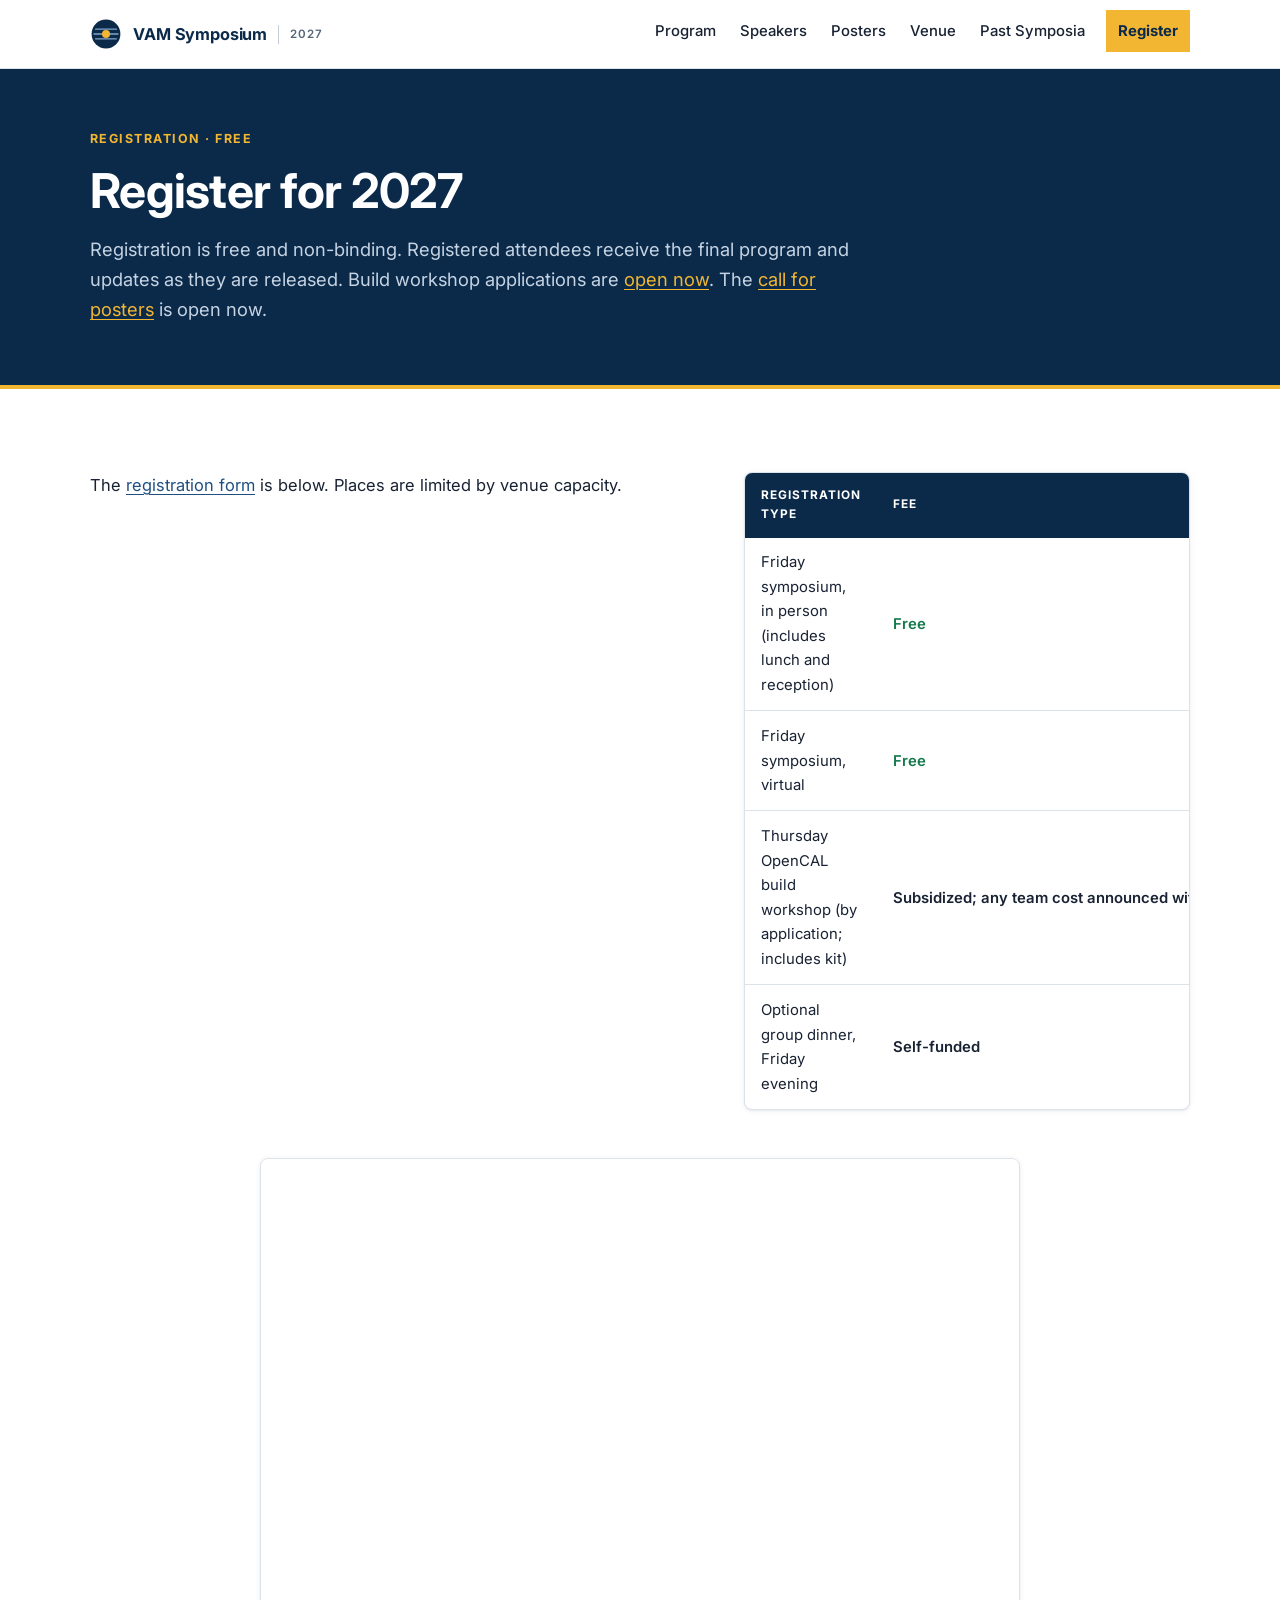
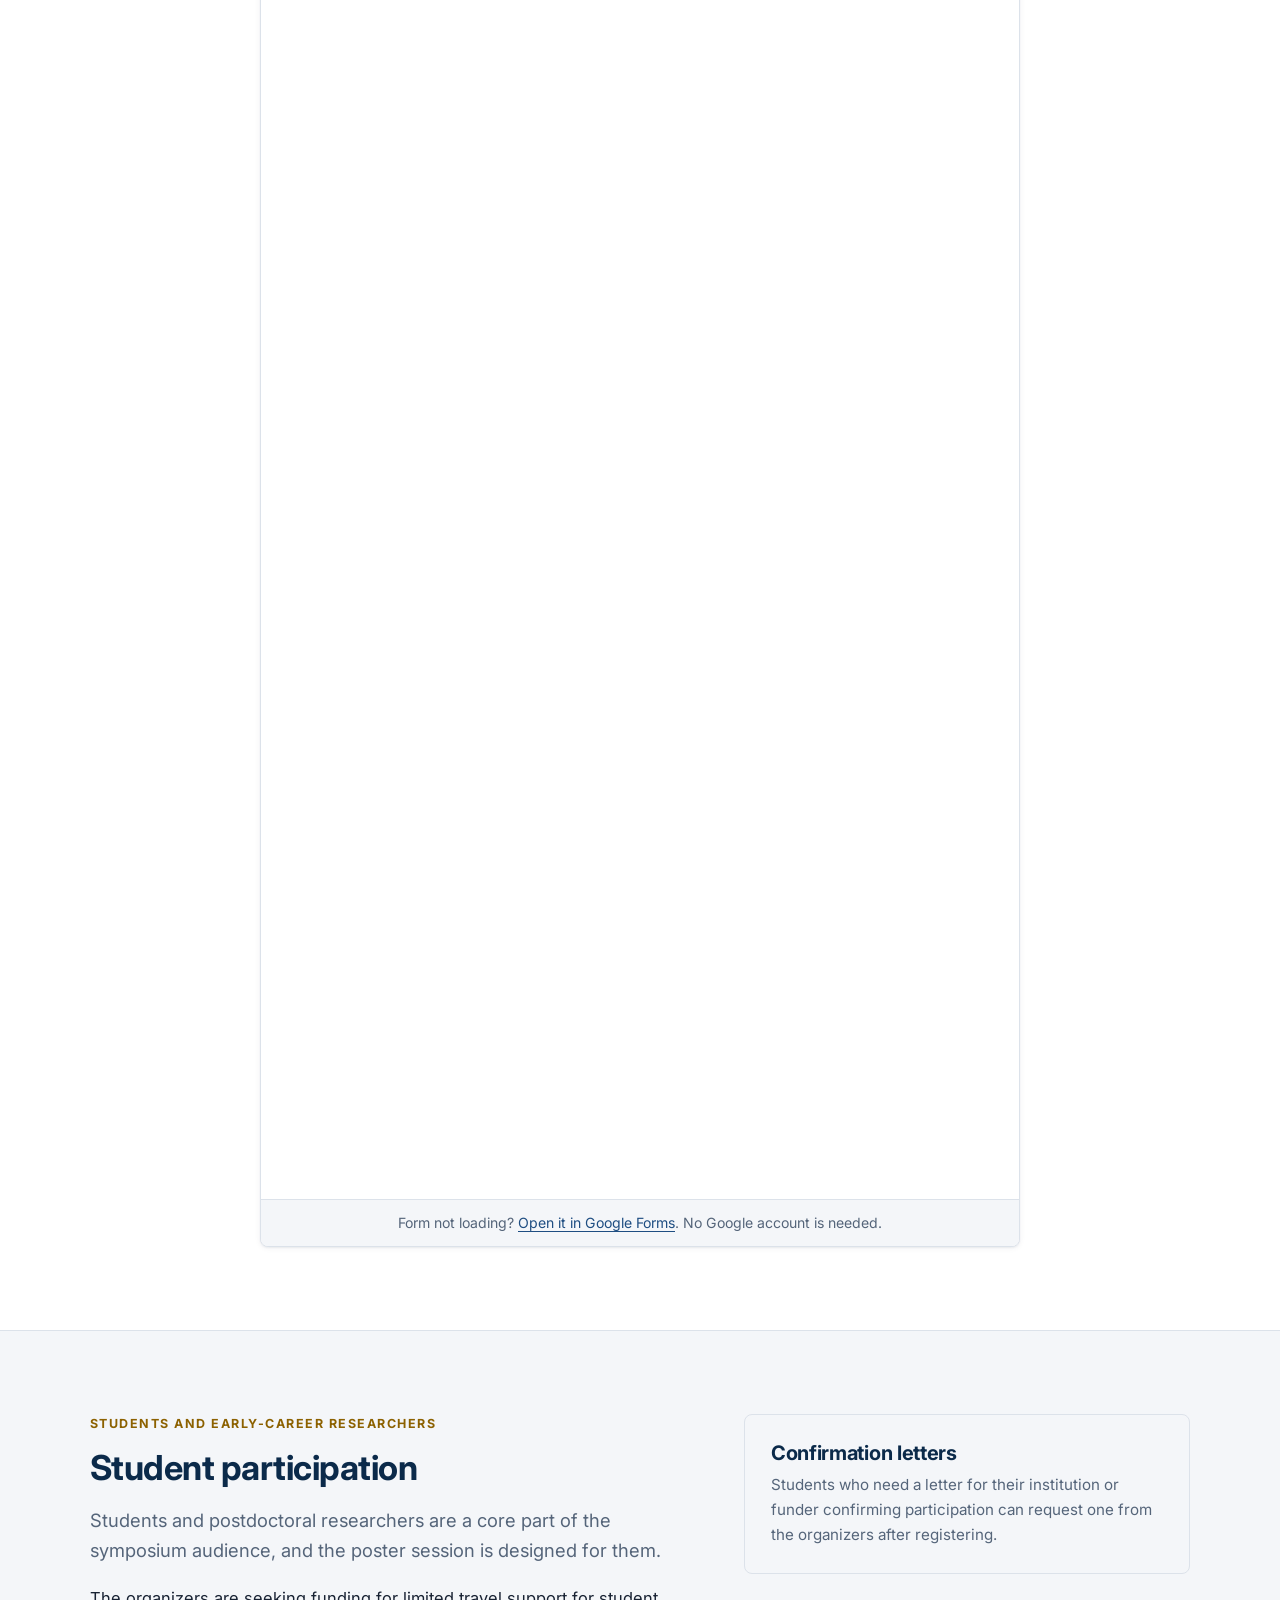
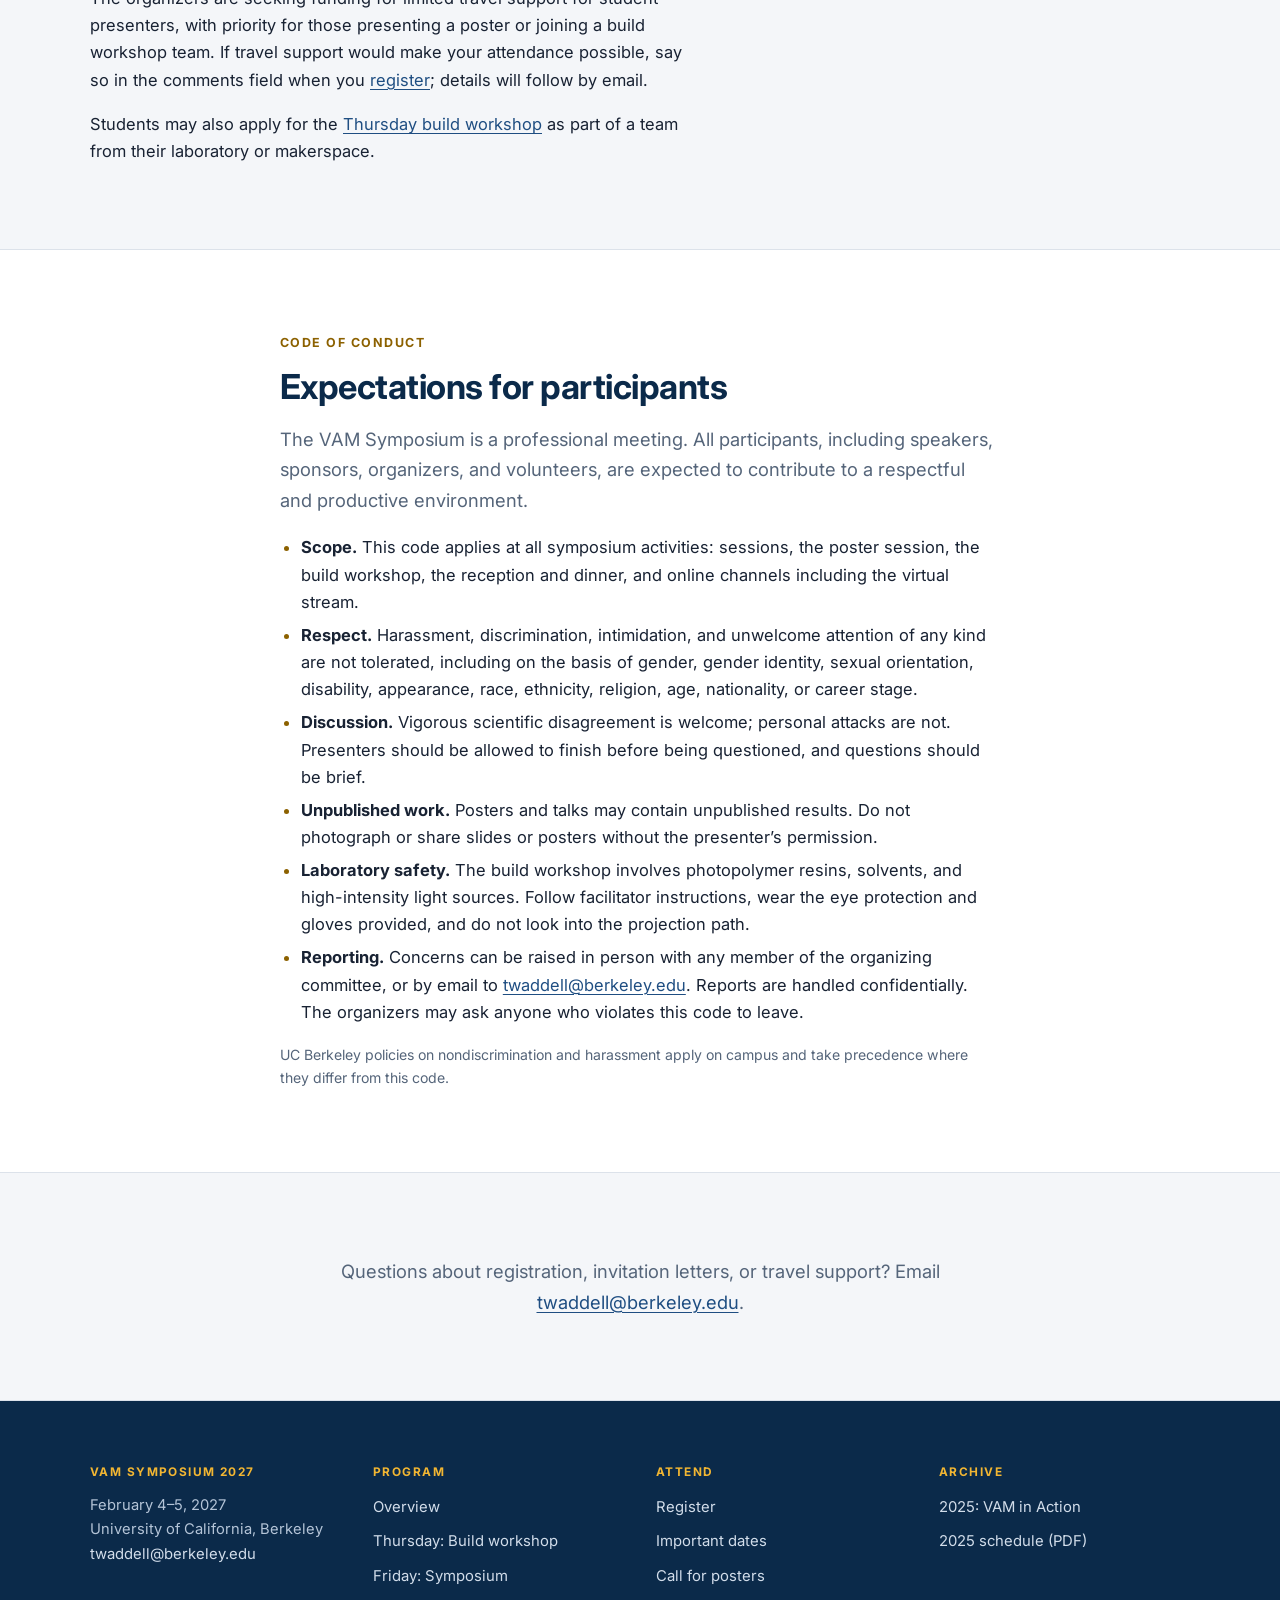
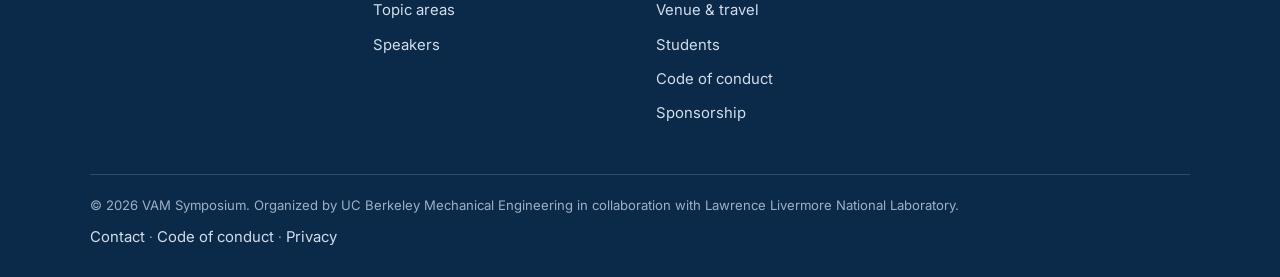
<file: register.html>
<!DOCTYPE html>
<html lang="en">
<head>
<meta charset="utf-8">
<meta name="viewport" content="width=device-width, initial-scale=1">
<title>Register | VAM Symposium 2027</title>
<meta name="description" content="Register for the VAM Symposium 2027 at UC Berkeley: free registration, student participation, and the code of conduct.">
<meta property="og:title" content="Register | VAM Symposium 2027">
<meta property="og:description" content="Register for the VAM Symposium 2027 at UC Berkeley: free registration, student participation, and the code of conduct.">
<meta property="og:type" content="website">
<meta property="og:site_name" content="VAM Symposium 2027">
<meta property="og:url" content="https://vamsymposium.github.io/register.html">
<meta property="og:image" content="https://vamsymposium.github.io/assets/img/og-card.jpg">
<meta property="og:image:width" content="1200">
<meta property="og:image:height" content="630">
<meta property="og:image:alt" content="VAM Symposium 2027, February 4 and 5, UC Berkeley">
<meta name="twitter:card" content="summary_large_image">
<meta name="twitter:title" content="Register | VAM Symposium 2027">
<meta name="twitter:description" content="Register for the VAM Symposium 2027 at UC Berkeley: free registration, student participation, and the code of conduct.">
<meta name="twitter:image" content="https://vamsymposium.github.io/assets/img/og-card.jpg">
<link rel="canonical" href="https://vamsymposium.github.io/register.html">
<link rel="preconnect" href="https://fonts.googleapis.com">
<link rel="preconnect" href="https://fonts.gstatic.com" crossorigin>
<link href="https://fonts.googleapis.com/css2?family=Inter:wght@400;500;600;700&family=IBM+Plex+Mono:wght@500;600&display=swap" rel="stylesheet">
<link rel="stylesheet" href="assets/css/site.css">
<link rel="icon" href="assets/img/favicon.svg" type="image/svg+xml">
</head>
<body>
<a class="skip-link" href="#main">Skip to content</a>

<header class="site-header">
  <div class="wrap nav">
    <a class="brand" href="index.html">
      <svg class="brand__mark" viewBox="0 0 40 40" fill="none" aria-hidden="true">
        <circle cx="20" cy="20" r="18" fill="#0B2A4A"/>
        <path d="M7 14h26M5 20h30M7 26h26" stroke="#8FB3D9" stroke-width="1.6" stroke-linecap="round" opacity=".9"/>
        <circle cx="20" cy="20" r="5" fill="#F2B632"/>
      </svg>
      <span>VAM Symposium</span>
      <span class="brand__sub">2027</span>
    </a>
    <button class="nav__toggle" type="button" aria-controls="nav-links" aria-expanded="false">Menu</button>
    <ul class="nav__links" id="nav-links">
      <li><a href="program.html">Program</a></li>
      <li><a href="speakers.html">Speakers</a></li>
      <li><a href="posters.html">Posters</a></li>
      <li><a href="venue.html">Venue</a></li>
      <li><a href="archive.html">Past Symposia</a></li>
      <li><a class="btn btn--primary btn--sm" href="register.html" aria-current="page">Register</a></li>
    </ul>
  </div>
</header>

<main id="main">

<section class="pagehead">
  <div class="wrap">
    <p class="eyebrow">Registration &middot; Free</p>
    <h1>Register for 2027</h1>
    <p class="lede">Registration is free and non-binding. Registered attendees receive the final program and updates as they are released. Build workshop applications are <a href="program.html#apply">open now</a>. The <a href="posters.html">call for posters</a> is open now.</p>
  </div>
</section>

<section class="section" id="register">
  <div class="wrap">
    <div class="split">
      <div>
        <p>The <a href="#prereg-form">registration form</a> is below. Places are limited by venue capacity.</p>
      </div>
      <div>
<div class="fees">
          <table>
            <thead><tr><th>Registration type</th><th>Fee</th></tr></thead>
            <tbody>
              <tr><td>Friday symposium, in person (includes lunch and reception)</td><td class="is-free">Free</td></tr>
              <tr><td>Friday symposium, virtual</td><td class="is-free">Free</td></tr>
              <tr><td>Thursday OpenCAL build workshop (by application; includes kit)</td><td>Subsidized; any team cost announced with the call</td></tr>
              <tr><td>Optional group dinner, Friday evening</td><td>Self-funded</td></tr>
            </tbody>
          </table>
        </div>
      </div>
    </div>
    <div class="gform gform--prereg" id="prereg-form">
      <iframe class="gform__frame" src="https://docs.google.com/forms/d/e/1FAIpQLSdphQWlfyHK8mSvoroDWIIAPFe4vAFPM2Nku5CkmW-atlaVXA/viewform?embedded=true" title="VAM Symposium 2027 registration form" loading="lazy">Loading&hellip;</iframe>
      <p class="gform__alt small">Form not loading? <a href="https://docs.google.com/forms/d/e/1FAIpQLSdphQWlfyHK8mSvoroDWIIAPFe4vAFPM2Nku5CkmW-atlaVXA/viewform" target="_blank" rel="noopener">Open it in Google Forms</a>. No Google account is needed.</p>
    </div>
  </div>
</section>

<section class="section section--alt" id="students">
  <div class="wrap">
    <div class="split">
      <div>
        <p class="eyebrow">Students and early-career researchers</p>
        <h2>Student participation</h2>
        <p class="lede">Students and postdoctoral researchers are a core part of the symposium audience, and the poster session is designed for them.</p>
        <p>The organizers are seeking funding for limited travel support for student presenters, with priority for those presenting a poster or joining a build workshop team. If travel support would make your attendance possible, say so in the comments field when you <a href="#register">register</a>; details will follow by email.</p>
        <p>Students may also apply for the <a href="program.html#apply">Thursday build workshop</a> as part of a team from their laboratory or makerspace.</p>
      </div>
      <div class="card card--muted">
        <h3>Confirmation letters</h3>
        <p>Students who need a letter for their institution or funder confirming participation can request one from the organizers after registering.</p>
      </div>
    </div>
  </div>
</section>

<section class="section" id="conduct">
  <div class="wrap wrap--narrow">
    <p class="eyebrow">Code of conduct</p>
    <h2>Expectations for participants</h2>
    <p class="lede">The VAM Symposium is a professional meeting. All participants, including speakers, sponsors, organizers, and volunteers, are expected to contribute to a respectful and productive environment.</p>
    <ul>
      <li><b>Scope.</b> This code applies at all symposium activities: sessions, the poster session, the build workshop, the reception and dinner, and online channels including the virtual stream.</li>
      <li><b>Respect.</b> Harassment, discrimination, intimidation, and unwelcome attention of any kind are not tolerated, including on the basis of gender, gender identity, sexual orientation, disability, appearance, race, ethnicity, religion, age, nationality, or career stage.</li>
      <li><b>Discussion.</b> Vigorous scientific disagreement is welcome; personal attacks are not. Presenters should be allowed to finish before being questioned, and questions should be brief.</li>
      <li><b>Unpublished work.</b> Posters and talks may contain unpublished results. Do not photograph or share slides or posters without the presenter&rsquo;s permission.</li>
      <li><b>Laboratory safety.</b> The build workshop involves photopolymer resins, solvents, and high-intensity light sources. Follow facilitator instructions, wear the eye protection and gloves provided, and do not look into the projection path.</li>
      <li><b>Reporting.</b> Concerns can be raised in person with any member of the organizing committee, or by email to <a href="mailto:twaddell@berkeley.edu">twaddell@berkeley.edu</a>. Reports are handled confidentially. The organizers may ask anyone who violates this code to leave.</li>
    </ul>
    <p class="small">UC Berkeley policies on nondiscrimination and harassment apply on campus and take precedence where they differ from this code.</p>
  </div>
</section>

<section class="section section--alt" id="questions">
  <div class="wrap wrap--narrow center">
    <p class="lede">Questions about registration, invitation letters, or travel support? Email <a href="mailto:twaddell@berkeley.edu">twaddell@berkeley.edu</a>.</p>
  </div>
</section>

</main>

<footer class="site-footer">
  <div class="wrap">
    <div class="footer-grid">
      <div>
        <h2 class="footer-h">VAM Symposium 2027</h2>
        <p>February 4&ndash;5, 2027<br>University of California, Berkeley<br><a href="mailto:twaddell@berkeley.edu">twaddell@berkeley.edu</a></p>
      </div>
      <div>
        <h2 class="footer-h">Program</h2>
        <ul>
          <li><a href="program.html#glance">Overview</a></li>
          <li><a href="program.html#day1">Thursday: Build workshop</a></li>
          <li><a href="program.html#day2">Friday: Symposium</a></li>
          <li><a href="program.html#topics">Topic areas</a></li>
          <li><a href="speakers.html">Speakers</a></li>
        </ul>
      </div>
      <div>
        <h2 class="footer-h">Attend</h2>
        <ul>
          <li><a href="register.html">Register</a></li>
          <li><a href="index.html#dates">Important dates</a></li>
          <li><a href="posters.html">Call for posters</a></li>
          <li><a href="venue.html">Venue &amp; travel</a></li>
          <li><a href="register.html#students">Students</a></li>
          <li><a href="register.html#conduct">Code of conduct</a></li>
          <li><a href="index.html#sponsors">Sponsorship</a></li>
        </ul>
      </div>
      <div>
        <h2 class="footer-h">Archive</h2>
        <ul>
          <li><a href="archive.html">2025: VAM in Action</a></li>
          <li><a href="assets/docs/vam-symposium-2025-schedule.pdf">2025 schedule (PDF)</a></li>
        </ul>
      </div>
    </div>
    <div class="footer-bottom">
      <span>&copy; 2026 VAM Symposium. Organized by UC Berkeley Mechanical Engineering in collaboration with Lawrence Livermore National Laboratory.</span>
      <span><a href="mailto:twaddell@berkeley.edu">Contact</a> &middot; <a href="register.html#conduct">Code of conduct</a> &middot; <a href="https://security.berkeley.edu/policy/privacy-statement-uc-berkeley-websites" rel="noopener">Privacy</a></span>
    </div>
  </div>
</footer>

<script src="assets/js/site.js" defer></script>
<script data-goatcounter="https://vamsymposium.goatcounter.com/count" async src="https://gc.zgo.at/count.js"></script>
</body>
</html>
</file>
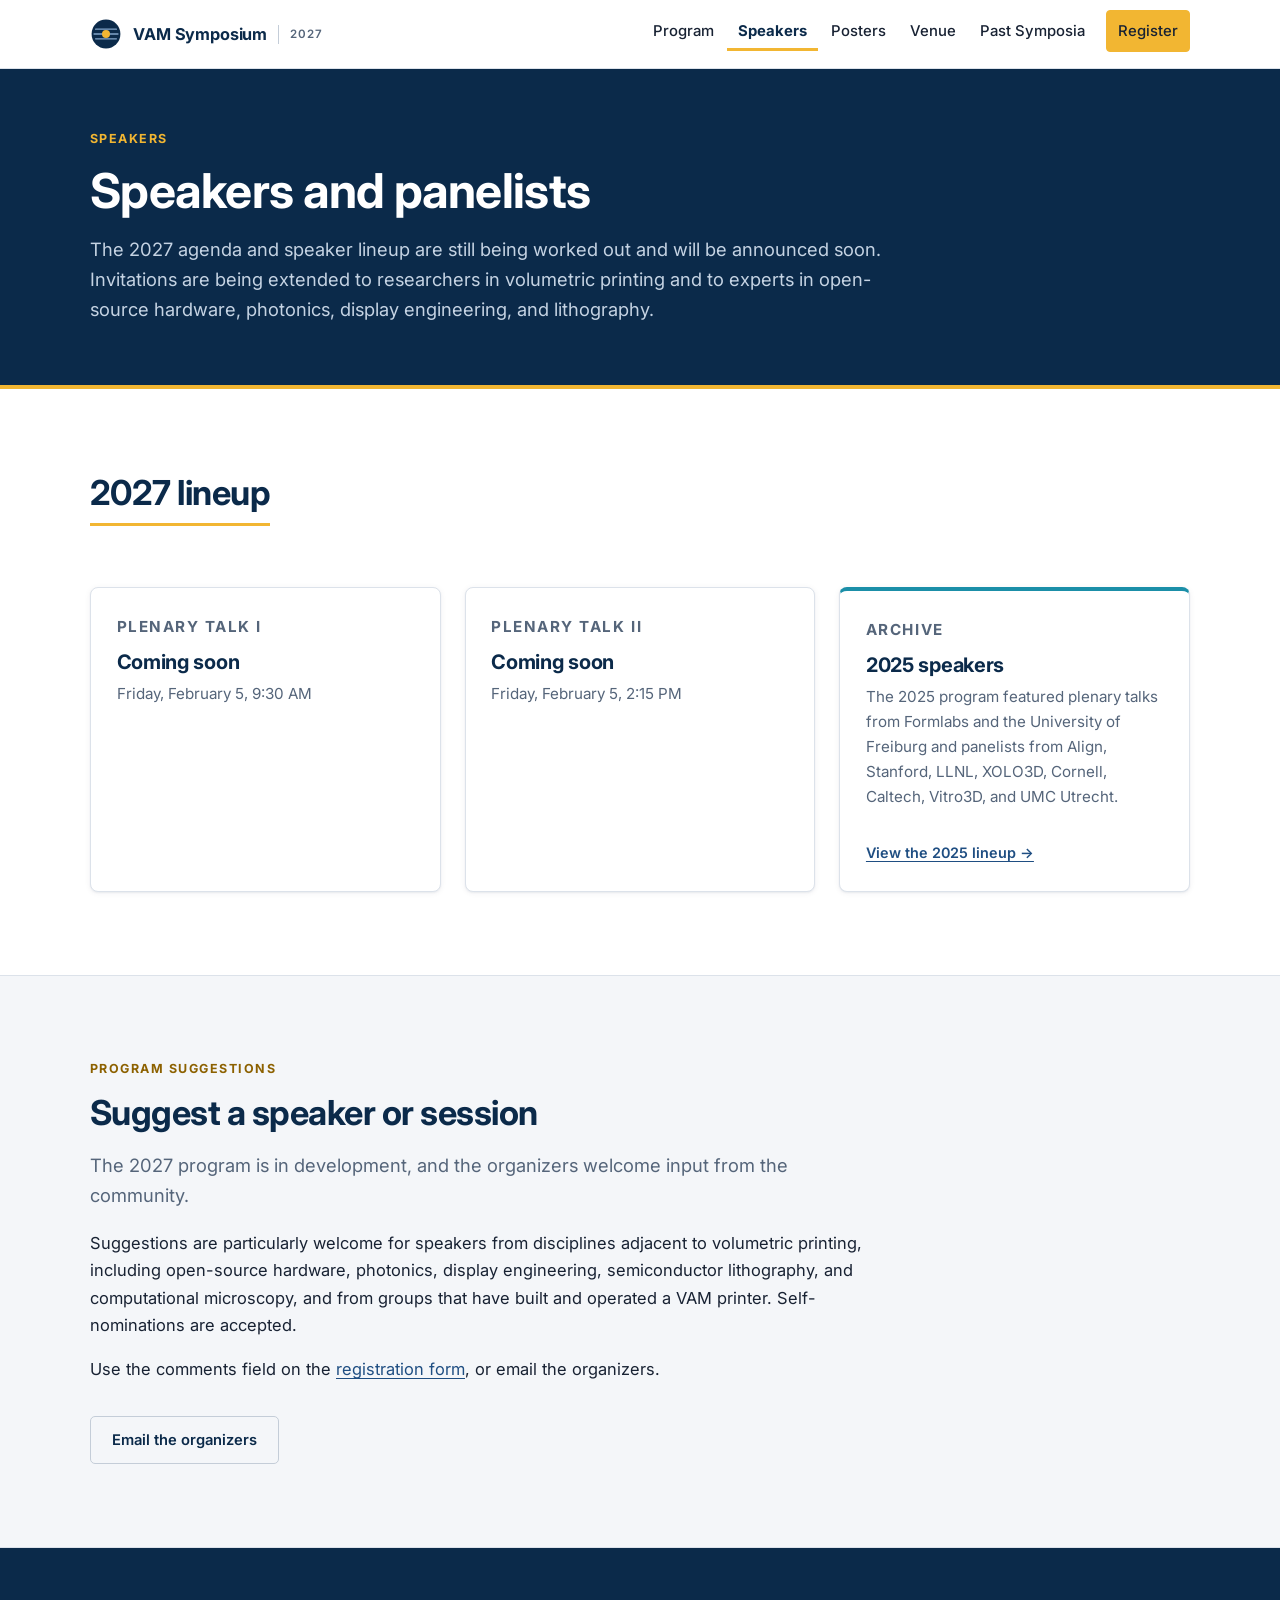
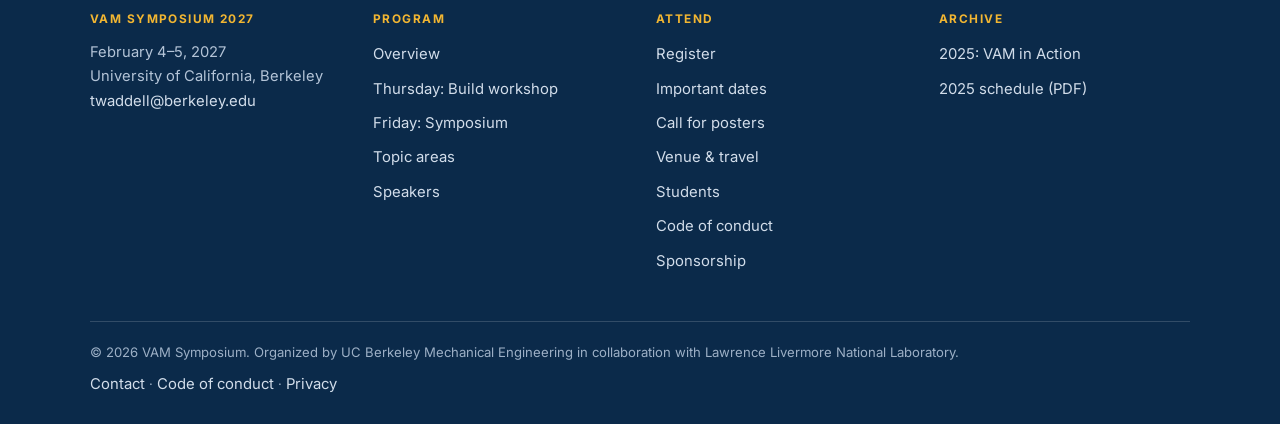
<file: speakers.html>
<!DOCTYPE html>
<html lang="en">
<head>
<meta charset="utf-8">
<meta name="viewport" content="width=device-width, initial-scale=1">
<title>Speakers | VAM Symposium 2027</title>
<meta name="description" content="Speakers and panelists for the VAM Symposium 2027 at UC Berkeley, and how to suggest a speaker or session.">
<meta property="og:title" content="Speakers | VAM Symposium 2027">
<meta property="og:description" content="Speakers and panelists for the VAM Symposium 2027 at UC Berkeley, and how to suggest a speaker or session.">
<meta property="og:type" content="website">
<meta property="og:site_name" content="VAM Symposium 2027">
<meta property="og:url" content="https://vamsymposium.github.io/speakers.html">
<meta property="og:image" content="https://vamsymposium.github.io/assets/img/og-card.jpg">
<meta property="og:image:width" content="1200">
<meta property="og:image:height" content="630">
<meta property="og:image:alt" content="VAM Symposium 2027, February 4 and 5, UC Berkeley">
<meta name="twitter:card" content="summary_large_image">
<meta name="twitter:title" content="Speakers | VAM Symposium 2027">
<meta name="twitter:description" content="Speakers and panelists for the VAM Symposium 2027 at UC Berkeley, and how to suggest a speaker or session.">
<meta name="twitter:image" content="https://vamsymposium.github.io/assets/img/og-card.jpg">
<link rel="canonical" href="https://vamsymposium.github.io/speakers.html">
<link rel="preconnect" href="https://fonts.googleapis.com">
<link rel="preconnect" href="https://fonts.gstatic.com" crossorigin>
<link href="https://fonts.googleapis.com/css2?family=Inter:wght@400;500;600;700&family=IBM+Plex+Mono:wght@500;600&display=swap" rel="stylesheet">
<link rel="stylesheet" href="assets/css/site.css">
<link rel="icon" href="assets/img/favicon.svg" type="image/svg+xml">
</head>
<body>
<a class="skip-link" href="#main">Skip to content</a>

<header class="site-header">
  <div class="wrap nav">
    <a class="brand" href="index.html">
      <svg class="brand__mark" viewBox="0 0 40 40" fill="none" aria-hidden="true">
        <circle cx="20" cy="20" r="18" fill="#0B2A4A"/>
        <path d="M7 14h26M5 20h30M7 26h26" stroke="#8FB3D9" stroke-width="1.6" stroke-linecap="round" opacity=".9"/>
        <circle cx="20" cy="20" r="5" fill="#F2B632"/>
      </svg>
      <span>VAM Symposium</span>
      <span class="brand__sub">2027</span>
    </a>
    <button class="nav__toggle" type="button" aria-controls="nav-links" aria-expanded="false">Menu</button>
    <ul class="nav__links" id="nav-links">
      <li><a href="program.html">Program</a></li>
      <li><a href="speakers.html" aria-current="page">Speakers</a></li>
      <li><a href="posters.html">Posters</a></li>
      <li><a href="venue.html">Venue</a></li>
      <li><a href="archive.html">Past Symposia</a></li>
      <li><a class="btn btn--primary btn--sm" href="register.html">Register</a></li>
    </ul>
  </div>
</header>

<main id="main">

<section class="pagehead">
  <div class="wrap">
    <p class="eyebrow">Speakers</p>
    <h1>Speakers and panelists</h1>
    <p class="lede">The 2027 agenda and speaker lineup are still being worked out and will be announced soon. Invitations are being extended to researchers in volumetric printing and to experts in open-source hardware, photonics, display engineering, and lithography.</p>
  </div>
</section>

<section class="section" id="speakers">
  <div class="wrap">
    <div class="section-head">
      <h2>2027 lineup</h2>
    </div>

    <div class="grid grid--2">
      <div class="card">
        <p class="card__num">Plenary talk I</p>
        <h3>Coming soon</h3>
        <p>Friday, February 5, 9:30 AM</p>
      </div>
      <div class="card">
        <p class="card__num">Plenary talk II</p>
        <h3>Coming soon</h3>
        <p>Friday, February 5, 2:15 PM</p>
      </div>
      <div class="card card--c2">
        <p class="card__num">Archive</p>
        <h3>2025 speakers</h3>
        <p>The 2025 program featured plenary talks from Formlabs and the University of Freiburg and panelists from Align, Stanford, LLNL, XOLO3D, Cornell, Caltech, Vitro3D, and UMC Utrecht.</p>
        <span class="card__more"><a href="archive.html#speakers-2025">View the 2025 lineup &rarr;</a></span>
      </div>
    </div>
  </div>
</section>

<section class="section section--alt" id="propose">
  <div class="wrap">
    <div class="wrap--narrow" style="margin:0">
      <div>
        <p class="eyebrow">Program suggestions</p>
        <h2>Suggest a speaker or session</h2>
        <p class="lede">The 2027 program is in development, and the organizers welcome input from the community.</p>
        <p>Suggestions are particularly welcome for speakers from disciplines adjacent to volumetric printing, including open-source hardware, photonics, display engineering, semiconductor lithography, and computational microscopy, and from groups that have built and operated a VAM printer. Self-nominations are accepted.</p>
        <p>Use the comments field on the <a href="register.html">registration form</a>, or email the organizers.</p>
        <div class="btn-row mt-2">
          <a class="btn btn--ghost" href="mailto:twaddell@berkeley.edu?subject=VAM%20Symposium%202027%20program%20suggestion">Email the organizers</a>
        </div>
      </div>
    </div>
  </div>
</section>

</main>

<footer class="site-footer">
  <div class="wrap">
    <div class="footer-grid">
      <div>
        <h2 class="footer-h">VAM Symposium 2027</h2>
        <p>February 4&ndash;5, 2027<br>University of California, Berkeley<br><a href="mailto:twaddell@berkeley.edu">twaddell@berkeley.edu</a></p>
      </div>
      <div>
        <h2 class="footer-h">Program</h2>
        <ul>
          <li><a href="program.html#glance">Overview</a></li>
          <li><a href="program.html#day1">Thursday: Build workshop</a></li>
          <li><a href="program.html#day2">Friday: Symposium</a></li>
          <li><a href="program.html#topics">Topic areas</a></li>
          <li><a href="speakers.html">Speakers</a></li>
        </ul>
      </div>
      <div>
        <h2 class="footer-h">Attend</h2>
        <ul>
          <li><a href="register.html">Register</a></li>
          <li><a href="index.html#dates">Important dates</a></li>
          <li><a href="posters.html">Call for posters</a></li>
          <li><a href="venue.html">Venue &amp; travel</a></li>
          <li><a href="register.html#students">Students</a></li>
          <li><a href="register.html#conduct">Code of conduct</a></li>
          <li><a href="index.html#sponsors">Sponsorship</a></li>
        </ul>
      </div>
      <div>
        <h2 class="footer-h">Archive</h2>
        <ul>
          <li><a href="archive.html">2025: VAM in Action</a></li>
          <li><a href="assets/docs/vam-symposium-2025-schedule.pdf">2025 schedule (PDF)</a></li>
        </ul>
      </div>
    </div>
    <div class="footer-bottom">
      <span>&copy; 2026 VAM Symposium. Organized by UC Berkeley Mechanical Engineering in collaboration with Lawrence Livermore National Laboratory.</span>
      <span><a href="mailto:twaddell@berkeley.edu">Contact</a> &middot; <a href="register.html#conduct">Code of conduct</a> &middot; <a href="https://security.berkeley.edu/policy/privacy-statement-uc-berkeley-websites" rel="noopener">Privacy</a></span>
    </div>
  </div>
</footer>

<script src="assets/js/site.js" defer></script>
<script data-goatcounter="https://vamsymposium.goatcounter.com/count" async src="https://gc.zgo.at/count.js"></script>
</body>
</html>
</file>
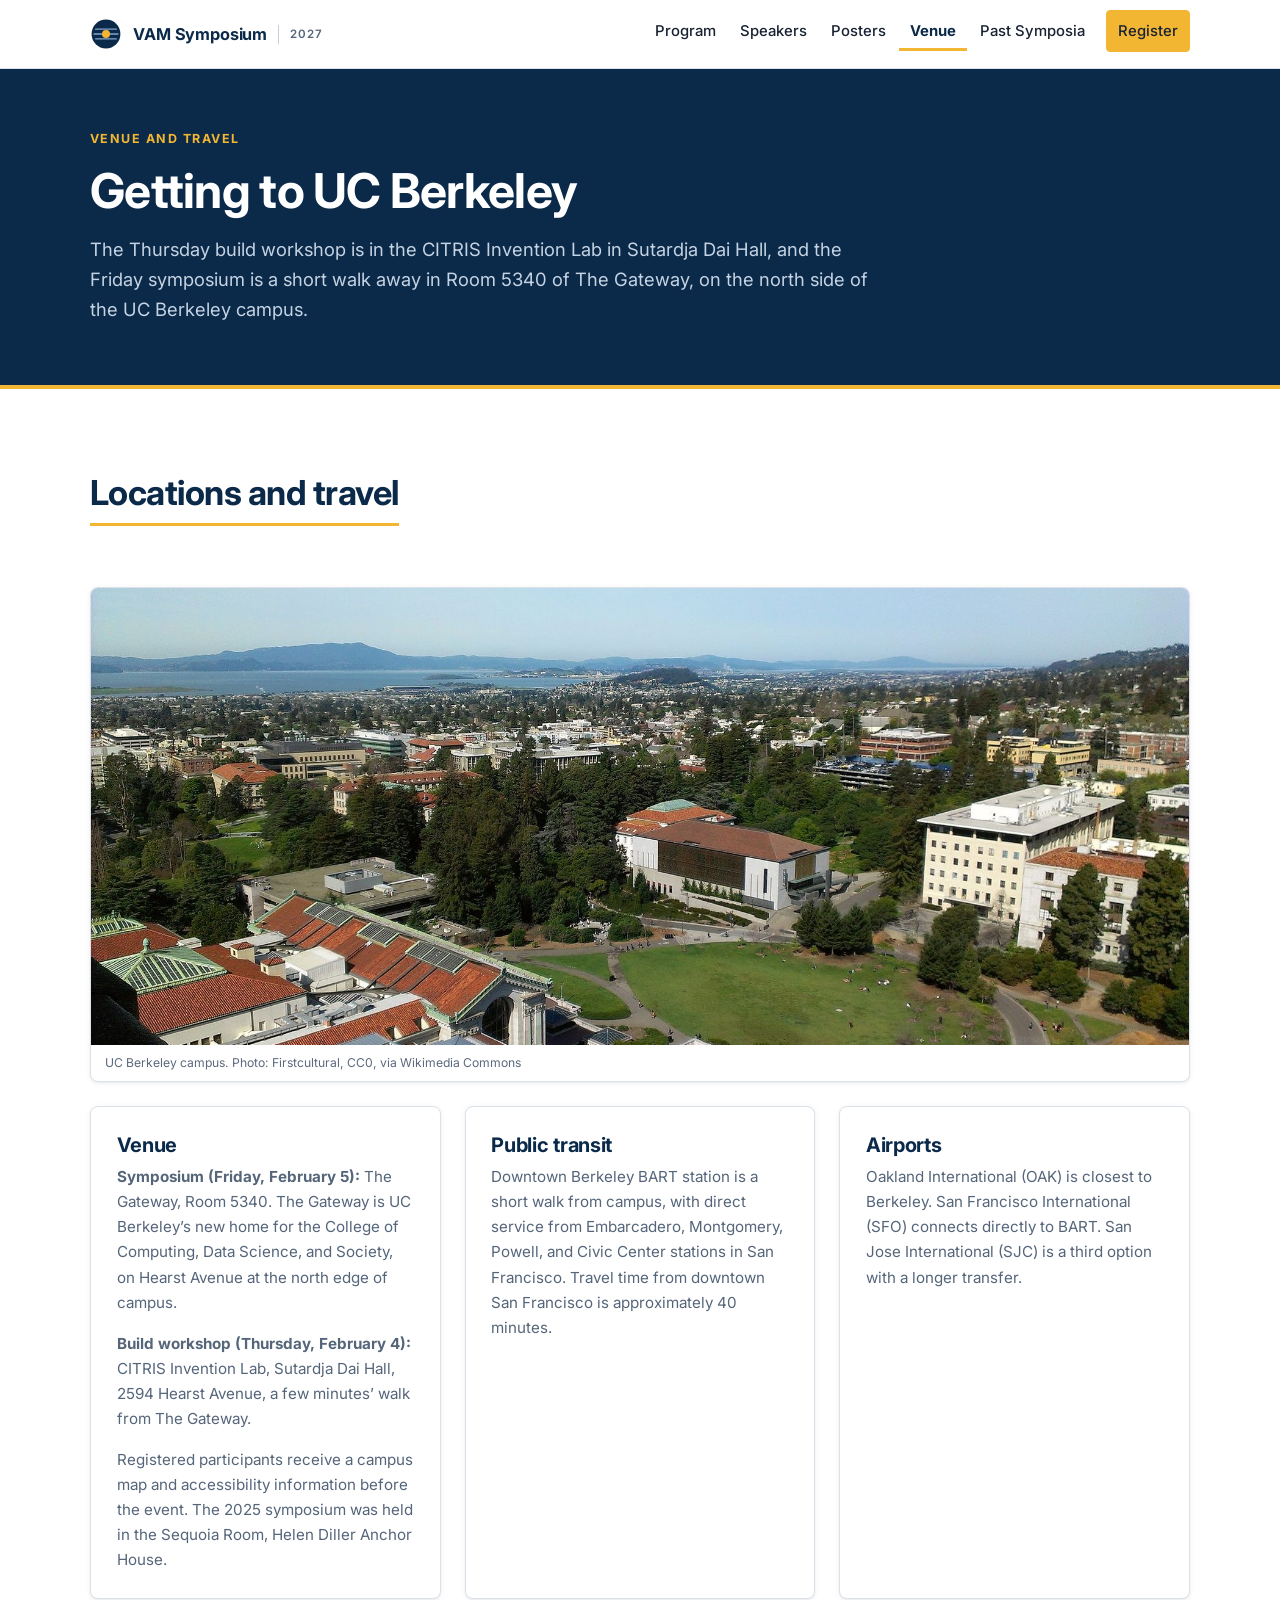
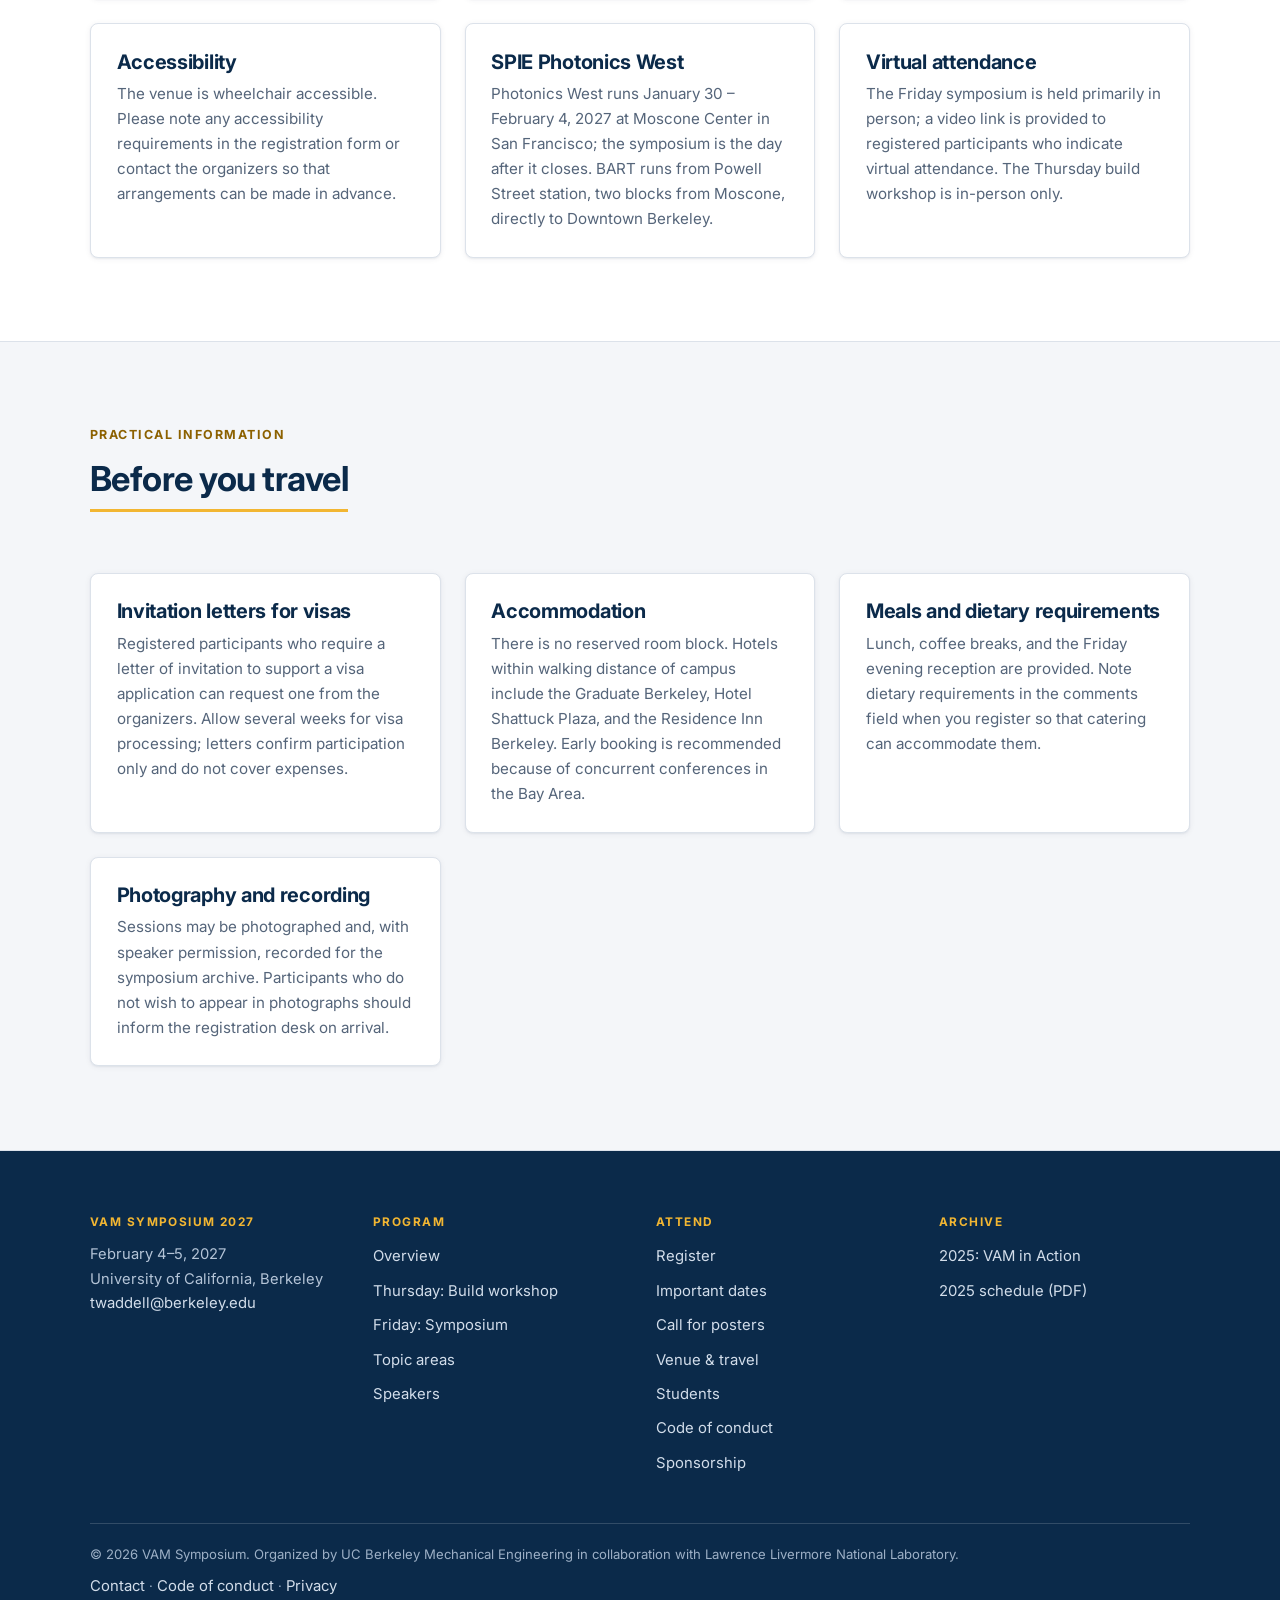
<file: venue.html>
<!DOCTYPE html>
<html lang="en">
<head>
<meta charset="utf-8">
<meta name="viewport" content="width=device-width, initial-scale=1">
<title>Venue and travel | VAM Symposium 2027</title>
<meta name="description" content="Venue, travel, and practical information for the VAM Symposium 2027: The Gateway and the CITRIS Invention Lab at UC Berkeley.">
<meta property="og:title" content="Venue and travel | VAM Symposium 2027">
<meta property="og:description" content="Venue, travel, and practical information for the VAM Symposium 2027: The Gateway and the CITRIS Invention Lab at UC Berkeley.">
<meta property="og:type" content="website">
<meta property="og:site_name" content="VAM Symposium 2027">
<meta property="og:url" content="https://vamsymposium.github.io/venue.html">
<meta property="og:image" content="https://vamsymposium.github.io/assets/img/og-card.jpg">
<meta property="og:image:width" content="1200">
<meta property="og:image:height" content="630">
<meta property="og:image:alt" content="VAM Symposium 2027, February 4 and 5, UC Berkeley">
<meta name="twitter:card" content="summary_large_image">
<meta name="twitter:title" content="Venue and travel | VAM Symposium 2027">
<meta name="twitter:description" content="Venue, travel, and practical information for the VAM Symposium 2027: The Gateway and the CITRIS Invention Lab at UC Berkeley.">
<meta name="twitter:image" content="https://vamsymposium.github.io/assets/img/og-card.jpg">
<link rel="canonical" href="https://vamsymposium.github.io/venue.html">
<link rel="preconnect" href="https://fonts.googleapis.com">
<link rel="preconnect" href="https://fonts.gstatic.com" crossorigin>
<link href="https://fonts.googleapis.com/css2?family=Inter:wght@400;500;600;700&family=IBM+Plex+Mono:wght@500;600&display=swap" rel="stylesheet">
<link rel="stylesheet" href="assets/css/site.css">
<link rel="icon" href="assets/img/favicon.svg" type="image/svg+xml">
</head>
<body>
<a class="skip-link" href="#main">Skip to content</a>

<header class="site-header">
  <div class="wrap nav">
    <a class="brand" href="index.html">
      <svg class="brand__mark" viewBox="0 0 40 40" fill="none" aria-hidden="true">
        <circle cx="20" cy="20" r="18" fill="#0B2A4A"/>
        <path d="M7 14h26M5 20h30M7 26h26" stroke="#8FB3D9" stroke-width="1.6" stroke-linecap="round" opacity=".9"/>
        <circle cx="20" cy="20" r="5" fill="#F2B632"/>
      </svg>
      <span>VAM Symposium</span>
      <span class="brand__sub">2027</span>
    </a>
    <button class="nav__toggle" type="button" aria-controls="nav-links" aria-expanded="false">Menu</button>
    <ul class="nav__links" id="nav-links">
      <li><a href="program.html">Program</a></li>
      <li><a href="speakers.html">Speakers</a></li>
      <li><a href="posters.html">Posters</a></li>
      <li><a href="venue.html" aria-current="page">Venue</a></li>
      <li><a href="archive.html">Past Symposia</a></li>
      <li><a class="btn btn--primary btn--sm" href="register.html">Register</a></li>
    </ul>
  </div>
</header>

<main id="main">

<section class="pagehead">
  <div class="wrap">
    <p class="eyebrow">Venue and travel</p>
    <h1>Getting to UC Berkeley</h1>
    <p class="lede">The Thursday build workshop is in the CITRIS Invention Lab in Sutardja Dai Hall, and the Friday symposium is a short walk away in Room 5340 of The Gateway, on the north side of the UC Berkeley campus.</p>
  </div>
</section>

<section class="section" id="venue">
  <div class="wrap">
    <div class="section-head">
      <h2>Locations and travel</h2>
    </div>

    <figure class="photo-wide">
      <img src="assets/img/photos/venue-berkeley.jpg" alt="Sather Tower and the UC Berkeley campus" width="1800" height="900" loading="lazy">
      <figcaption>UC Berkeley campus. Photo: Firstcultural, CC0, via Wikimedia Commons</figcaption>
    </figure>

    <div class="grid grid--2">
      <div class="card">
        <h3>Venue</h3>
        <p><b>Symposium (Friday, February 5):</b> The Gateway, Room 5340. The Gateway is UC Berkeley&rsquo;s new home for the College of Computing, Data Science, and Society, on Hearst Avenue at the north edge of campus.</p>
        <p><b>Build workshop (Thursday, February 4):</b> CITRIS Invention Lab, Sutardja Dai Hall, 2594 Hearst Avenue, a few minutes&rsquo; walk from The Gateway.</p>
        <p>Registered participants receive a campus map and accessibility information before the event. The 2025 symposium was held in the Sequoia Room, Helen Diller Anchor House.</p>
      </div>
      <div class="card">
        <h3>Public transit</h3>
        <p>Downtown Berkeley BART station is a short walk from campus, with direct service from Embarcadero, Montgomery, Powell, and Civic Center stations in San Francisco. Travel time from downtown San Francisco is approximately 40 minutes.</p>
      </div>
      <div class="card">
        <h3>Airports</h3>
        <p>Oakland International (OAK) is closest to Berkeley. San Francisco International (SFO) connects directly to BART. San Jose International (SJC) is a third option with a longer transfer.</p>
      </div>
      <div class="card">
        <h3>Accessibility</h3>
        <p>The venue is wheelchair accessible. Please note any accessibility requirements in the registration form or contact the organizers so that arrangements can be made in advance.</p>
      </div>
      <div class="card">
        <h3>SPIE Photonics West</h3>
        <p>Photonics West runs January 30 &ndash; February 4, 2027 at Moscone Center in San Francisco; the symposium is the day after it closes. BART runs from Powell Street station, two blocks from Moscone, directly to Downtown Berkeley.</p>
      </div>
      <div class="card">
        <h3>Virtual attendance</h3>
        <p>The Friday symposium is held primarily in person; a video link is provided to registered participants who indicate virtual attendance. The Thursday build workshop is in-person only.</p>
      </div>
    </div>
  </div>
</section>

<section class="section section--alt" id="practical">
  <div class="wrap">
    <div class="section-head">
      <p class="eyebrow">Practical information</p>
      <h2>Before you travel</h2>
    </div>
    <div class="grid grid--2">
      <div class="card">
        <h3>Invitation letters for visas</h3>
        <p>Registered participants who require a letter of invitation to support a visa application can request one from the organizers. Allow several weeks for visa processing; letters confirm participation only and do not cover expenses.</p>
      </div>
      <div class="card">
        <h3>Accommodation</h3>
        <p>There is no reserved room block. Hotels within walking distance of campus include the Graduate Berkeley, Hotel Shattuck Plaza, and the Residence Inn Berkeley. Early booking is recommended because of concurrent conferences in the Bay Area.</p>
      </div>
      <div class="card">
        <h3>Meals and dietary requirements</h3>
        <p>Lunch, coffee breaks, and the Friday evening reception are provided. Note dietary requirements in the comments field when you register so that catering can accommodate them.</p>
      </div>
      <div class="card">
        <h3>Photography and recording</h3>
        <p>Sessions may be photographed and, with speaker permission, recorded for the symposium archive. Participants who do not wish to appear in photographs should inform the registration desk on arrival.</p>
      </div>
    </div>
  </div>
</section>

</main>

<footer class="site-footer">
  <div class="wrap">
    <div class="footer-grid">
      <div>
        <h2 class="footer-h">VAM Symposium 2027</h2>
        <p>February 4&ndash;5, 2027<br>University of California, Berkeley<br><a href="mailto:twaddell@berkeley.edu">twaddell@berkeley.edu</a></p>
      </div>
      <div>
        <h2 class="footer-h">Program</h2>
        <ul>
          <li><a href="program.html#glance">Overview</a></li>
          <li><a href="program.html#day1">Thursday: Build workshop</a></li>
          <li><a href="program.html#day2">Friday: Symposium</a></li>
          <li><a href="program.html#topics">Topic areas</a></li>
          <li><a href="speakers.html">Speakers</a></li>
        </ul>
      </div>
      <div>
        <h2 class="footer-h">Attend</h2>
        <ul>
          <li><a href="register.html">Register</a></li>
          <li><a href="index.html#dates">Important dates</a></li>
          <li><a href="posters.html">Call for posters</a></li>
          <li><a href="venue.html">Venue &amp; travel</a></li>
          <li><a href="register.html#students">Students</a></li>
          <li><a href="register.html#conduct">Code of conduct</a></li>
          <li><a href="index.html#sponsors">Sponsorship</a></li>
        </ul>
      </div>
      <div>
        <h2 class="footer-h">Archive</h2>
        <ul>
          <li><a href="archive.html">2025: VAM in Action</a></li>
          <li><a href="assets/docs/vam-symposium-2025-schedule.pdf">2025 schedule (PDF)</a></li>
        </ul>
      </div>
    </div>
    <div class="footer-bottom">
      <span>&copy; 2026 VAM Symposium. Organized by UC Berkeley Mechanical Engineering in collaboration with Lawrence Livermore National Laboratory.</span>
      <span><a href="mailto:twaddell@berkeley.edu">Contact</a> &middot; <a href="register.html#conduct">Code of conduct</a> &middot; <a href="https://security.berkeley.edu/policy/privacy-statement-uc-berkeley-websites" rel="noopener">Privacy</a></span>
    </div>
  </div>
</footer>

<script src="assets/js/site.js" defer></script>
<script data-goatcounter="https://vamsymposium.goatcounter.com/count" async src="https://gc.zgo.at/count.js"></script>
</body>
</html>
</file>
<file: assets/css/site.css>
/* ==========================================================================
   VAM Symposium - design system (v3, professional conference layout)

   White ground, institutional navy with a restrained gold accent, real
   photography, thin rules and soft depth. Modeled on the conventions of
   established conference sites rather than a marketing landing page.
   ========================================================================== */

:root {
  --navy:       #0B2A4A;
  --navy-2:     #163D68;
  --navy-3:     #1F4E82;
  --gold:       #F2B632;
  --gold-2:     #8C6100;
  --teal:       #1B8FA8;

  --bg:         #FFFFFF;
  --bg-alt:     #F4F6F9;
  --bg-deep:    var(--navy);
  --surface:    #FFFFFF;
  --line:       #DCE2EA;
  --line-2:     #C4CDD8;

  --text:       #182233;
  --muted:      #55657A;
  --faint:      #5C6A7E;

  --font: "Inter", -apple-system, BlinkMacSystemFont, "Segoe UI", Roboto, "Helvetica Neue", Arial, sans-serif;
  --font-mono: "IBM Plex Mono", ui-monospace, SFMono-Regular, Menlo, monospace;

  --maxw: 1180px;
  --maxw-narrow: 800px;
  --pad: clamp(1.25rem, 4vw, 2.5rem);
  --section-y: clamp(3rem, 6.5vw, 5.25rem);
  --radius: 8px;
  --radius-sm: 5px;

  --shadow-sm: 0 1px 2px rgba(11, 42, 74, .06), 0 1px 6px rgba(11, 42, 74, .06);
  --shadow-md: 0 4px 14px rgba(11, 42, 74, .10);
}

/* --------------------------------------------------------------- base --- */

*, *::before, *::after { box-sizing: border-box; }
html { -webkit-text-size-adjust: 100%; scroll-behavior: smooth; scroll-padding-top: 84px; }
@media (prefers-reduced-motion: reduce) { html { scroll-behavior: auto; } }

body {
  margin: 0; background: var(--bg); color: var(--text);
  font-family: var(--font); font-size: 16.5px; line-height: 1.65;
  -webkit-font-smoothing: antialiased; overflow-x: hidden;
}

h1, h2, h3, h4 { font-weight: 700; line-height: 1.2; letter-spacing: -0.015em; margin: 0 0 .5em; color: var(--navy); text-wrap: balance; }
h1 { font-size: clamp(2rem, 4.6vw, 3rem); }
h2 { font-size: clamp(1.6rem, 3vw, 2.15rem); }
h3 { font-size: clamp(1.08rem, 1.7vw, 1.25rem); }
p  { margin: 0 0 1.05em; }
p:last-child { margin-bottom: 0; }

a { color: var(--navy-3); text-decoration-thickness: 1px; text-underline-offset: 3px; }
a:hover { color: var(--gold-2); }
img { max-width: 100%; height: auto; display: block; }
::selection { background: var(--gold); color: var(--navy); }
:focus-visible { outline: 3px solid var(--gold); outline-offset: 2px; border-radius: 3px; }

.skip-link { position: absolute; left: -9999px; top: 0; z-index: 999; background: var(--navy); color: #fff; padding: .7rem 1.2rem; font-weight: 600; }
.skip-link:focus { left: 0; }

/* ------------------------------------------------------------- layout --- */

.wrap { width: 100%; max-width: var(--maxw); margin-inline: auto; padding-inline: var(--pad); }
.wrap--narrow { max-width: var(--maxw-narrow); }

.section { padding-block: var(--section-y); }
.section--alt  { background: var(--bg-alt); border-top: 1px solid var(--line); border-bottom: 1px solid var(--line); }
.section--deep { background: var(--bg-deep); color: #E6EDF5; }
.section--deep h2, .section--deep h3 { color: #fff; }
.section--deep p, .section--deep .lede { color: #C5D3E3; }
.section--deep a:not(.btn) { color: var(--gold); }
.section--deep a:not(.btn):hover { color: #fff; }
.section--alt + .section--alt { border-top: 0; }

.eyebrow {
  font-family: var(--font); font-size: .78rem; letter-spacing: .12em; text-transform: uppercase;
  color: var(--gold-2); margin: 0 0 .75rem; font-weight: 700;
}
.section--deep .eyebrow { color: var(--gold); }

.lede { font-size: clamp(1.02rem, 1.5vw, 1.15rem); color: var(--muted); max-width: 66ch; }
.section-head { max-width: 70ch; margin-bottom: clamp(1.75rem, 3.5vw, 2.75rem); }
.section-head h2 { padding-bottom: .6rem; border-bottom: 3px solid var(--gold); display: inline-block; }

.grid { display: grid; gap: clamp(1rem, 2vw, 1.5rem); }
.grid--2 { grid-template-columns: repeat(auto-fit, minmax(290px, 1fr)); }
.grid--3 { grid-template-columns: repeat(auto-fit, minmax(262px, 1fr)); }
.grid--4 { grid-template-columns: repeat(auto-fit, minmax(190px, 1fr)); }

/* --------------------------------------------------------------- nav --- */

.site-header { position: sticky; top: 0; z-index: 100; background: #fff; border-bottom: 1px solid var(--line); box-shadow: 0 1px 0 rgba(11,42,74,.03); }
.nav { display: flex; align-items: center; gap: 1.25rem; min-height: 68px; }
.brand { display: flex; align-items: center; gap: .7rem; font-weight: 700; font-size: 1.02rem; letter-spacing: -.01em; color: var(--navy); text-decoration: none; margin-right: auto; white-space: nowrap; }
.brand:hover { color: var(--navy); }
.brand__mark { width: 32px; height: 32px; flex: none; }
.brand__sub { font-size: .72rem; font-weight: 600; letter-spacing: .08em; text-transform: uppercase; color: var(--muted); border-left: 1px solid var(--line-2); padding-left: .7rem; }
@media (max-width: 640px) { .brand__sub { display: none; } }

.nav__links { display: flex; align-items: center; gap: .1rem; list-style: none; margin: 0; padding: 0; }
.nav__links a { display: block; padding: .5rem .7rem; border-radius: 4px; font-size: .93rem; font-weight: 500; color: var(--text); text-decoration: none; }
.nav__links a:hover { color: var(--navy); background: var(--bg-alt); }
.nav__links a[aria-current="page"] { color: var(--navy); font-weight: 700; box-shadow: inset 0 -3px 0 var(--gold); border-radius: 0; }
.nav__links .btn { margin-left: .5rem; }

.nav__toggle { display: none; background: #fff; border: 1px solid var(--line-2); border-radius: 5px; padding: .45rem .8rem; cursor: pointer; color: var(--navy); font-size: .88rem; font-weight: 600; font-family: var(--font); }
@media (max-width: 940px) {
  .nav__toggle { display: block; }
  .nav__links { position: absolute; inset: 68px 0 auto 0; flex-direction: column; align-items: stretch; gap: 0; background: #fff; border-bottom: 1px solid var(--line); padding: .4rem var(--pad) 1rem; box-shadow: var(--shadow-md); }
  .nav__links[hidden] { display: none; }
  .nav__links a { padding: .8rem .2rem; border-radius: 0; }
  .nav__links a[aria-current="page"] { box-shadow: none; border-left: 3px solid var(--gold); padding-left: .6rem; }
  .nav__links li + li { border-top: 1px solid var(--line); }
  .nav__links .btn { margin: .9rem 0 0; justify-content: center; }
}

/* ------------------------------------------------------------ buttons --- */

.btn {
  display: inline-flex; align-items: center; gap: .45rem; padding: .7rem 1.3rem; border-radius: var(--radius-sm);
  font-family: var(--font); font-size: .92rem; font-weight: 600; text-decoration: none; cursor: pointer;
  border: 1px solid var(--navy); background: var(--navy); color: #fff; transition: background .15s ease, color .15s ease, border-color .15s ease;
}
.btn:hover { background: var(--navy-2); border-color: var(--navy-2); color: #fff; }
.btn--primary { background: var(--gold); border-color: var(--gold); color: var(--navy); }
.btn--primary:hover { background: #F7C24F; border-color: #F7C24F; color: var(--navy); }
.btn--ghost { background: transparent; color: var(--navy); border-color: var(--line-2); }
.btn--ghost:hover { background: var(--bg-alt); color: var(--navy); border-color: var(--navy); }
.section--deep .btn--ghost, .hero .btn--ghost { color: #fff; border-color: rgba(255,255,255,.55); }
.section--deep .btn--ghost:hover, .hero .btn--ghost:hover { background: rgba(255,255,255,.12); border-color: #fff; color: #fff; }
.btn--sm { padding: .48rem 1rem; font-size: .85rem; }
.btn-row { display: flex; flex-wrap: wrap; gap: .75rem; }

/* --------------------------------------------------------------- hero --- */

.hero { position: relative; isolation: isolate; color: #fff; background: var(--navy); min-height: clamp(440px, 58vh, 620px); display: flex; align-items: flex-end; overflow: hidden; }
.hero__bg { position: absolute; inset: 0; width: 100%; height: 100%; object-fit: cover; object-position: center 55%; z-index: -2; }
.hero__overlay { position: absolute; inset: 0; z-index: -1;
  background: linear-gradient(180deg, rgba(11,42,74,.35) 0%, rgba(11,42,74,.55) 45%, rgba(11,42,74,.92) 100%); }
.hero__inner { padding-block: clamp(2.5rem, 6vw, 4.5rem) clamp(2rem, 5vw, 3.5rem); max-width: var(--maxw); }
.hero__kicker { font-size: .8rem; letter-spacing: .14em; text-transform: uppercase; font-weight: 700; color: var(--gold); margin: 0 0 .8rem; }
.hero__title { color: #fff; font-size: clamp(2.2rem, 5.6vw, 3.8rem); margin: 0 0 .35em; letter-spacing: -.02em; text-shadow: 0 1px 2px rgba(0,0,0,.25); }
.hero__sub { font-size: clamp(1.05rem, 2vw, 1.35rem); font-weight: 600; color: #fff; margin: 0 0 .6rem; }
.hero__lede { font-size: clamp(1rem, 1.6vw, 1.15rem); color: #D9E3EF; max-width: 58ch; margin: 0 0 1.6rem; }
.hero__meta { display: flex; flex-wrap: wrap; gap: .5rem .75rem; list-style: none; margin: 1.4rem 0 0; padding: 0; }
.hero__meta li { display: inline-flex; align-items: center; gap: .4rem; font-size: .82rem; font-weight: 600; color: #fff; background: rgba(255,255,255,.12); border: 1px solid rgba(255,255,255,.28); border-radius: 999px; padding: .3rem .8rem; }
.hero__meta svg { width: 14px; height: 14px; flex: none; }
.hero__meta .is-live { background: var(--gold); color: var(--navy); border-color: var(--gold); }
.hero__credit { position: absolute; right: .9rem; bottom: .55rem; margin: 0; font-size: .68rem; color: rgba(255,255,255,.62); }

/* ------------------------------------------------------- partner strip -- */

.partners { background: #fff; border-bottom: 1px solid var(--line); padding-block: 1rem; }
.partners__inner { display: flex; flex-wrap: wrap; align-items: center; justify-content: center; gap: .5rem 2.4rem; }
.partners__label { font-size: .72rem; letter-spacing: .12em; text-transform: uppercase; color: var(--faint); font-weight: 700; margin: 0; }
.partners__name { font-weight: 700; font-size: .95rem; color: var(--navy); margin: 0; white-space: nowrap; }
.partners__name small { display: block; font-weight: 400; font-size: .78rem; color: var(--muted); }

/* ------------------------------------------------------ important dates -- */

.dates { display: grid; grid-template-columns: repeat(auto-fit, minmax(160px, 1fr)); gap: 1rem; }
.date { background: var(--surface); border: 1px solid var(--line); border-top: 4px solid var(--navy); border-radius: var(--radius); padding: 1.1rem 1.2rem; box-shadow: var(--shadow-sm); }
.date--coral { border-top-color: var(--gold); }
.date--cyan, .date--dusty, .date--plum { border-top-color: var(--navy-3); }
.date__when { font-weight: 700; font-size: .98rem; color: var(--navy); margin: 0 0 .25rem; }
.date__what { font-size: .92rem; color: var(--muted); margin: 0; }

/* --------------------------------------------------------------- stats -- */

.stats { display: grid; grid-template-columns: repeat(auto-fit, minmax(96px, 1fr)); gap: 1px; background: var(--line); border: 1px solid var(--line); border-radius: var(--radius); overflow: hidden; }
.stat { background: var(--surface); padding: 1.3rem 1.1rem; }
.stat__num { font-size: clamp(1.7rem, 3.4vw, 2.3rem); font-weight: 700; line-height: 1; color: var(--navy); letter-spacing: -.02em; }
.stat__label { font-size: .72rem; letter-spacing: .08em; text-transform: uppercase; color: var(--muted); margin-top: .5rem; font-weight: 600; }

/* --------------------------------------------------------------- cards -- */

.card { background: var(--surface); border: 1px solid var(--line); border-radius: var(--radius); padding: clamp(1.2rem, 2.2vw, 1.6rem); box-shadow: var(--shadow-sm); display: flex; flex-direction: column; }
.card--link { text-decoration: none; color: inherit; transition: box-shadow .15s ease, border-color .15s ease, transform .15s ease; }
.card--link:hover { box-shadow: var(--shadow-md); border-color: var(--line-2); color: inherit; transform: translateY(-2px); }
@media (prefers-reduced-motion: reduce) { .card--link:hover { transform: none; } }
.card h3 { margin-bottom: .45rem; }
.card p { color: var(--muted); font-size: .95rem; }
.card__num { display: inline-block; font-size: .72rem; letter-spacing: .1em; text-transform: uppercase; font-weight: 700; color: var(--gold-2); margin-bottom: .7rem; }
.card__more { margin-top: auto; padding-top: 1rem; font-size: .9rem; font-weight: 600; color: var(--navy-3); display: inline-flex; align-items: center; gap: .3rem; }
.card--muted { background: var(--bg-alt); box-shadow: none; }
.card--c1, .card--c2, .card--c3, .card--c4 { border-top: 4px solid var(--navy); }
.card--c1 { border-top-color: var(--gold); }
.card--c2 { border-top-color: var(--teal); }
.card--c3 { border-top-color: var(--navy-3); }
.card--c4 { border-top-color: var(--navy); }
.card__img { max-width: none; width: calc(100% + 2 * clamp(1.2rem, 2.2vw, 1.6rem)); margin: calc(-1 * clamp(1.2rem, 2.2vw, 1.6rem)) calc(-1 * clamp(1.2rem, 2.2vw, 1.6rem)) 1.1rem; aspect-ratio: 16 / 9; object-fit: cover; border-radius: var(--radius) var(--radius) 0 0; border-bottom: 1px solid var(--line); }

.tag-list { display: flex; flex-wrap: wrap; gap: .35rem; margin-top: 1rem; }
.tag { font-size: .72rem; font-weight: 600; padding: .22rem .6rem; border-radius: 999px; background: var(--bg-alt); border: 1px solid var(--line); color: var(--muted); }

/* ------------------------------------------------------------- gallery -- */

.gallery { display: grid; grid-template-columns: repeat(auto-fit, minmax(240px, 1fr)); gap: 1rem; }
.gallery figure { margin: 0; background: var(--surface); border: 1px solid var(--line); border-radius: var(--radius); overflow: hidden; box-shadow: var(--shadow-sm); }
.gallery img { width: 100%; aspect-ratio: 4 / 3; object-fit: cover; }
.gallery figcaption { padding: .75rem .9rem .85rem; font-size: .84rem; color: var(--muted); line-height: 1.45; }
.gallery figcaption b { display: block; color: var(--text); font-weight: 600; margin-bottom: .15rem; }
.gallery figcaption small { display: block; margin-top: .35rem; font-size: .74rem; color: var(--faint); }

/* ------------------------------------------------------------ schedule -- */

.daybar { display: flex; flex-wrap: wrap; align-items: baseline; gap: .3rem 1rem; padding: .95rem 1.3rem; background: var(--navy); border-radius: var(--radius) var(--radius) 0 0; }
.daybar h3 { margin: 0; color: #fff; font-size: 1.12rem; }
.daybar span { font-size: .82rem; color: #C5D3E3; }
.sched { border: 1px solid var(--line); border-top: 0; border-radius: 0 0 var(--radius) var(--radius); background: var(--surface); box-shadow: var(--shadow-sm); overflow: hidden; }
.sched__row { display: grid; grid-template-columns: 165px 1fr; gap: 0 clamp(1rem, 3vw, 2.25rem); padding: 1.15rem clamp(1rem, 2.2vw, 1.5rem); border-bottom: 1px solid var(--line); align-items: start; }
.sched__row:last-child { border-bottom: 0; }
.sched__row--break { background: var(--bg-alt); }
.sched__row--break .sched__title { color: var(--muted); font-weight: 600; }
.sched__time { font-family: var(--font-mono); font-size: .8rem; font-weight: 600; color: var(--navy-3); padding-top: .2rem; white-space: nowrap; }
.sched__title { font-size: 1.02rem; font-weight: 700; margin: 0 0 .25rem; color: var(--navy); }
.sched__meta { font-size: .92rem; color: var(--muted); margin: 0; }
.sched__people { margin: .6rem 0 0; padding: 0; list-style: none; display: flex; flex-wrap: wrap; gap: .4rem; }
.sched__people li { font-size: .84rem; color: var(--text); background: var(--bg-alt); border: 1px solid var(--line); padding: .18rem .6rem; border-radius: 999px; }
.sched__people li b { font-weight: 600; }
@media (max-width: 640px) { .sched__row { grid-template-columns: 1fr; gap: .4rem; } .sched__time { padding-top: 0; } }

.glance { border: 1px solid var(--line); border-radius: var(--radius); overflow-x: auto; overflow-y: hidden; -webkit-overflow-scrolling: touch; box-shadow: var(--shadow-sm); background: var(--surface); }
.glance table { width: 100%; min-width: 640px; border-collapse: collapse; font-size: .93rem; }
.glance th, .glance td { text-align: left; padding: .75rem 1rem; vertical-align: top; border-bottom: 1px solid var(--line); }
.glance tr:last-child td { border-bottom: 0; }
.glance th { background: var(--navy); color: #fff; font-size: .74rem; letter-spacing: .08em; text-transform: uppercase; font-weight: 700; border-bottom: 0; }
.glance td:first-child { font-family: var(--font-mono); font-size: .8rem; font-weight: 600; color: var(--navy-3); white-space: nowrap; width: 8.5rem; }
.glance tr.is-break td { background: var(--bg-alt); color: var(--muted); }

/* ------------------------------------------------------------ speakers -- */

.person__photo { aspect-ratio: 1; border-radius: var(--radius); background: var(--navy-2); display: grid; place-items: center; margin-bottom: .8rem; font-size: 1.6rem; font-weight: 700; color: #fff; }
.grid > *:nth-child(4n+2) .person__photo { background: var(--navy-3); }
.grid > *:nth-child(4n+3) .person__photo { background: var(--teal); }
.grid > *:nth-child(4n+4) .person__photo { background: var(--navy); }
.person__name { font-weight: 700; font-size: 1rem; margin: 0; color: var(--navy); }
.person__role { font-size: .86rem; color: var(--muted); margin: .1rem 0 0; }

.speakers__group { font-size: .8rem; letter-spacing: .1em; text-transform: uppercase; color: var(--muted); margin: 0 0 1rem; padding-bottom: .5rem; border-bottom: 1px solid var(--line-2); font-weight: 700; }
.speakers { display: grid; grid-template-columns: repeat(auto-fill, minmax(260px, 1fr)); gap: 1.1rem; }
.speakers--plenary { grid-template-columns: repeat(auto-fill, minmax(330px, 1fr)); }
.speakers--teaser { grid-template-columns: repeat(auto-fit, minmax(200px, 1fr)); }
.speaker { display: flex; flex-direction: column; background: var(--surface); border: 1px solid var(--line); border-radius: var(--radius); box-shadow: var(--shadow-sm); overflow: hidden; text-decoration: none; color: inherit; }
.speaker--plenary { flex-direction: row; }
.speaker--plenary .speaker__photo { width: 40%; max-width: 210px; height: auto; aspect-ratio: 1; align-self: stretch; }
.speaker__photo { display: block; width: 100%; aspect-ratio: 1; object-fit: cover; object-position: center 20%; border-bottom: 1px solid var(--line); }
.speaker--plenary .speaker__photo { border-bottom: 0; border-right: 1px solid var(--line); }
@media (max-width: 560px) { .speaker--plenary { flex-direction: column; } .speaker--plenary .speaker__photo { width: 100%; max-width: none; border-right: 0; border-bottom: 1px solid var(--line); } }
.speaker__body { padding: 1rem 1.1rem 1.1rem; display: flex; flex-direction: column; gap: .15rem; }
.speaker__role { display: inline-block; align-self: flex-start; font-size: .7rem; letter-spacing: .08em; text-transform: uppercase; font-weight: 700; color: var(--gold-2); margin: 0 0 .35rem; }
.speaker--moderator .speaker__role { color: var(--teal); }
.speaker--panelist .speaker__role { color: var(--navy-3); }
.speaker__name { font-size: 1.05rem; margin: 0; }
.speaker__affil { font-size: .85rem; color: var(--muted); margin: 0 0 .45rem; line-height: 1.45; }
.speaker__bio summary { cursor: pointer; list-style: none; font-size: .84rem; font-weight: 600; color: var(--navy-3); display: inline-flex; align-items: center; gap: .3rem; }
.speaker__bio summary::-webkit-details-marker { display: none; }
.speaker__bio summary::after { content: "+"; font-family: var(--font-mono); }
.speaker__bio[open] summary::after { content: "\2212"; }
.speaker__bio p { font-size: .9rem; color: var(--text); margin: .55rem 0 0; line-height: 1.6; }
.speaker--mini { transition: box-shadow .15s ease, transform .15s ease; }
.speaker--mini:hover { box-shadow: var(--shadow-md); transform: translateY(-2px); }
@media (prefers-reduced-motion: reduce) { .speaker--mini:hover { transform: none; } }

/* ----------------------------------------------------------- callouts --- */

.callout { border: 1px solid var(--line); border-left: 4px solid var(--gold); background: var(--bg-alt); border-radius: var(--radius); padding: 1.15rem 1.3rem; }
.callout h3 { font-size: 1.02rem; margin-bottom: .35rem; }
.callout p { font-size: .93rem; color: var(--muted); }
.notice { display: flex; gap: .8rem; align-items: flex-start; background: #FFF7E0; border: 1px solid #F1DFA6; border-radius: var(--radius); padding: .95rem 1.15rem; font-size: .93rem; color: var(--text); }
.notice svg { width: 19px; height: 19px; flex: none; margin-top: .15rem; color: var(--gold-2); }
.notice--warn { background: #FDECEA; border-color: #F3C5C0; }
.notice--warn svg { color: #B3261E; }

.prose { max-width: 68ch; }
ul, ol { padding-left: 1.3rem; }
li { margin-bottom: .35em; }
li::marker { color: var(--gold-2); }

.faq { border-top: 1px solid var(--line-2); }
.faq details { border-bottom: 1px solid var(--line); }
.faq summary { cursor: pointer; list-style: none; padding: 1.05rem 2.2rem 1.05rem 0; font-weight: 600; font-size: 1rem; position: relative; color: var(--navy); }
.faq summary::-webkit-details-marker { display: none; }
.faq summary::after { content: "+"; position: absolute; right: .2rem; top: 50%; transform: translateY(-50%); font-family: var(--font-mono); font-size: 1.2rem; color: var(--gold-2); }
.faq details[open] summary::after { content: "\2212"; }
.faq details > *:not(summary) { padding-bottom: 1.2rem; color: var(--muted); font-size: .95rem; max-width: 68ch; }

/* ----------------------------------------------------------- committee -- */

.committee { display: grid; grid-template-columns: repeat(auto-fit, minmax(280px, 1fr)); gap: 1.25rem; }
.committee__group { background: var(--surface); border: 1px solid var(--line); border-radius: var(--radius); padding: 1.3rem 1.5rem; box-shadow: var(--shadow-sm); }
.committee__group h3 { font-size: 1rem; margin-bottom: .8rem; padding-bottom: .6rem; border-bottom: 2px solid var(--gold); }
.committee__group ul { list-style: none; margin: 0; padding: 0; }
.committee__group li { padding: .45rem 0; border-bottom: 1px solid var(--line); font-size: .95rem; margin: 0; }
.committee__group li:last-child { border-bottom: 0; }
.committee__group li b { font-weight: 600; color: var(--navy); }
.committee__group li span { display: block; font-size: .84rem; color: var(--muted); }

/* -------------------------------------------------------------- fees ---- */

.fees { border: 1px solid var(--line); border-radius: var(--radius); overflow: hidden; box-shadow: var(--shadow-sm); background: var(--surface); }
.fees table { width: 100%; border-collapse: collapse; font-size: .93rem; }
.fees th, .fees td { text-align: left; padding: .8rem 1rem; border-bottom: 1px solid var(--line); }
.fees tr:last-child td { border-bottom: 0; }
.fees th { background: var(--navy); color: #fff; font-size: .74rem; letter-spacing: .08em; text-transform: uppercase; border-bottom: 0; }
.fees td:last-child { font-weight: 600; white-space: nowrap; }
.fees .is-free { color: #147A4B; }

/* ---------------------------------------------------------- sponsors ---- */

.sponsor-tiers { display: grid; grid-template-columns: repeat(auto-fit, minmax(220px, 1fr)); gap: 1rem; }
.tier { background: rgba(255,255,255,.06); border: 1px solid rgba(255,255,255,.2); border-radius: var(--radius); padding: 1.2rem 1.3rem; }
.tier h3 { font-size: 1rem; color: var(--gold) !important; margin-bottom: .3rem; }
.tier p { font-size: .9rem; }

/* ------------------------------------------------------ reading / topics */

.reading { display: grid; grid-template-columns: repeat(auto-fit, minmax(300px, 1fr)); gap: 1.1rem; }
.reading__group { background: var(--surface); border: 1px solid var(--line); border-radius: var(--radius); padding: 1.2rem 1.3rem; box-shadow: var(--shadow-sm); }
.reading__group h3 { font-size: .98rem; margin-bottom: .7rem; padding-bottom: .55rem; border-bottom: 2px solid var(--gold); }
.reading__num { display: inline-grid; place-items: center; width: 1.55rem; height: 1.55rem; margin-right: .35rem; font-family: var(--font-mono); font-size: .68rem; font-weight: 700; background: var(--navy); color: #fff; border-radius: 50%; vertical-align: middle; }
.reading__list { list-style: none; margin: 0; padding: 0; }
.reading__list li { padding: .5rem 0; border-bottom: 1px solid var(--line); font-size: .89rem; line-height: 1.45; margin: 0; }
.reading__list li:last-child { border-bottom: 0; }
.reading__list a { font-weight: 500; }
.reading__list span { display: block; font-size: .77rem; color: var(--muted); margin-top: .12rem; }
.badge-year { display: inline-block; font-style: normal; font-size: .62rem; letter-spacing: .08em; font-weight: 700; color: var(--navy); background: var(--gold); border-radius: 3px; padding: .05rem .4rem; margin-left: .35rem; vertical-align: middle; }
.topic-list { padding-left: 1.3rem; margin: 0 0 1.3em; columns: 2; column-gap: 2rem; }
.topic-list li { margin-bottom: .3em; break-inside: avoid; font-size: .94rem; }
@media (max-width: 560px) { .topic-list { columns: 1; } }

/* ------------------------------------------------------------- footer --- */

.site-footer { background: var(--navy); color: #E6EDF5; padding-block: clamp(2.75rem, 5.5vw, 4rem) 1.75rem; }
.footer-grid { display: grid; grid-template-columns: repeat(auto-fit, minmax(190px, 1fr)); gap: 2rem; }
.site-footer .footer-h { font-size: .74rem; letter-spacing: .12em; text-transform: uppercase; color: var(--gold); margin: 0 0 .85rem; font-weight: 700; }
.site-footer ul { list-style: none; margin: 0; padding: 0; }
.site-footer li { margin-bottom: .45rem; }
.site-footer a { color: #D2DDEA; text-decoration: none; font-size: .93rem; }
.site-footer a:hover { color: #fff; text-decoration: underline; }
.site-footer p { color: #B4C4D7; font-size: .92rem; }
.footer-bottom { margin-top: 2.5rem; padding-top: 1.25rem; border-top: 1px solid rgba(255,255,255,.16); display: flex; flex-wrap: wrap; gap: .5rem 1.5rem; justify-content: space-between; font-size: .82rem; color: #9DB0C6; }

/* -------------------------------------------------------------- misc ---- */

.pagehead { background: var(--navy); color: #fff; padding-block: clamp(2.25rem, 5.5vw, 3.75rem); border-bottom: 4px solid var(--gold); }
.pagehead .eyebrow { color: var(--gold); }
.pagehead h1 { color: #fff; margin-bottom: .3em; }
.pagehead .lede { color: #C5D3E3; }
.pagehead a { color: var(--gold); }
.pagehead a:hover { color: #fff; }

.table-scroll { overflow-x: auto; -webkit-overflow-scrolling: touch; }
.split { display: grid; grid-template-columns: minmax(0,1.15fr) minmax(0,.85fr); gap: clamp(1.5rem, 4vw, 3.25rem); align-items: start; }
@media (max-width: 880px) { .split { grid-template-columns: 1fr; } }

.reveal { opacity: 0; transform: translateY(10px); transition: opacity .45s ease, transform .45s ease; }
.reveal.is-visible { opacity: 1; transform: none; }
@media (prefers-reduced-motion: reduce) { .reveal { opacity: 1; transform: none; transition: none; } }

.mt-1 { margin-top: 1rem; } .mt-2 { margin-top: 2rem; } .mt-3 { margin-top: 3rem; }
.center { text-align: center; }
.center .lede, .center .btn-row { margin-inline: auto; justify-content: center; }
.center .section-head h2, .center h2 { display: inline-block; }
.small { font-size: .88rem; color: var(--muted); }

/* --------------------------------------------------------------- forms -- */

.form .field { margin-bottom: 1.05rem; border: 0; padding: 0; }
.form label, .form legend { display: block; font-size: .86rem; font-weight: 600; margin-bottom: .4rem; color: var(--text); padding: 0; }
.form .hint { display: block; font-weight: 400; font-size: .8rem; color: var(--muted); margin-top: .15rem; }
.form input[type="text"], .form input[type="email"], .form textarea, .form select { width: 100%; padding: .62rem .8rem; font: inherit; font-size: .94rem; color: var(--text); background: #fff; border: 1px solid var(--line-2); border-radius: var(--radius-sm); resize: vertical; }
.form input:focus, .form textarea:focus, .form select:focus { outline: 2px solid var(--gold); outline-offset: 0; border-color: var(--gold); }
.form .check { display: flex; align-items: flex-start; gap: .55rem; font-weight: 400; font-size: .92rem; color: var(--text); margin-bottom: .45rem; cursor: pointer; }
.form .check input { margin-top: .32rem; accent-color: var(--navy); flex: none; }
.form__status { margin: .9rem 0 0; font-size: .88rem; color: var(--muted); min-height: 1.2em; font-weight: 500; }
.form__status--ok { color: #147A4B; }
.form__status--err { color: #B3261E; }

/* ------------------------------------------------------------- photos --- */
.photo-wide, .photo-card { margin: 0 0 1.5rem; border: 1px solid var(--line); border-radius: var(--radius); overflow: hidden; background: var(--surface); box-shadow: var(--shadow-sm); }
.photo-wide img { width: 100%; aspect-ratio: 2.4 / 1; object-fit: cover; }
.photo-card img { width: 100%; aspect-ratio: 4 / 3; object-fit: cover; }
.photo-wide figcaption, .photo-card figcaption { padding: .5rem .85rem; font-size: .76rem; color: var(--faint); }

/* ------------------------------------------------ embedded Google Forms --- */
.gform { max-width: 760px; margin: clamp(2rem, 4vw, 3rem) auto 0; background: var(--surface); border: 1px solid var(--line); border-radius: var(--radius); box-shadow: var(--shadow-sm); overflow: hidden; scroll-margin-top: 84px; }
.gform__frame { display: block; width: 100%; border: 0; background: #fff; }
.gform--prereg .gform__frame { height: 1640px; }
.gform--poster .gform__frame { height: 2780px; }
@media (max-width: 560px) {
  .gform--prereg .gform__frame { height: 1820px; }
  .gform--poster .gform__frame { height: 3120px; }
}
.gform__alt { margin: 0; padding: .7rem 1rem; border-top: 1px solid var(--line); background: var(--bg-alt); text-align: center; }

/* ------------------------------------------------ "Is this for you?" strip --- */
.fit { list-style: none; margin: 0; padding: 0; display: grid; gap: .1rem; }
.fit li { padding: .85rem 0 .85rem 1.9rem; position: relative; border-bottom: 1px solid var(--line); line-height: 1.5; }
.fit li:last-child { border-bottom: 0; }
.fit li::before { content: ""; position: absolute; left: .2rem; top: 1.05rem; width: .9rem; height: .5rem; border-left: 2.5px solid var(--gold-2); border-bottom: 2.5px solid var(--gold-2); transform: rotate(-45deg); }
.fit b { color: var(--navy); }
.tag--link { text-decoration: none; color: var(--navy-3); font-size: .8rem; padding: .3rem .7rem; }
.tag--link:hover { background: #fff; border-color: var(--gold); color: var(--navy); }
@media (max-width: 560px) { .hide-sm { display: none; } }

/* ------------------------------------------- collapsible reading list --- */
.reading { align-items: start; }
details.reading__group { padding: 0; }
details.reading__group > summary { list-style: none; cursor: pointer; padding: 1rem 1.3rem; }
details.reading__group > summary::-webkit-details-marker { display: none; }
details.reading__group > summary h3 { margin: 0; padding: 0 1.6rem 0 0; border: 0; position: relative; }
details.reading__group > summary h3::after { content: ""; position: absolute; right: .2rem; top: .35rem; width: .5rem; height: .5rem; border-right: 2px solid var(--navy); border-bottom: 2px solid var(--navy); transform: rotate(45deg); transition: transform .15s ease; }
details.reading__group[open] > summary h3::after { transform: rotate(-135deg); top: .6rem; }
details.reading__group[open] > summary { border-bottom: 2px solid var(--gold); }
details.reading__group > summary:hover h3 { color: var(--navy-3); }
details.reading__group .reading__list { padding: .3rem 1.3rem 1rem; }
.reading__count { display: block; font-size: .76rem; font-weight: 500; color: var(--muted); margin-top: .25rem; margin-left: 0; }
</file>
